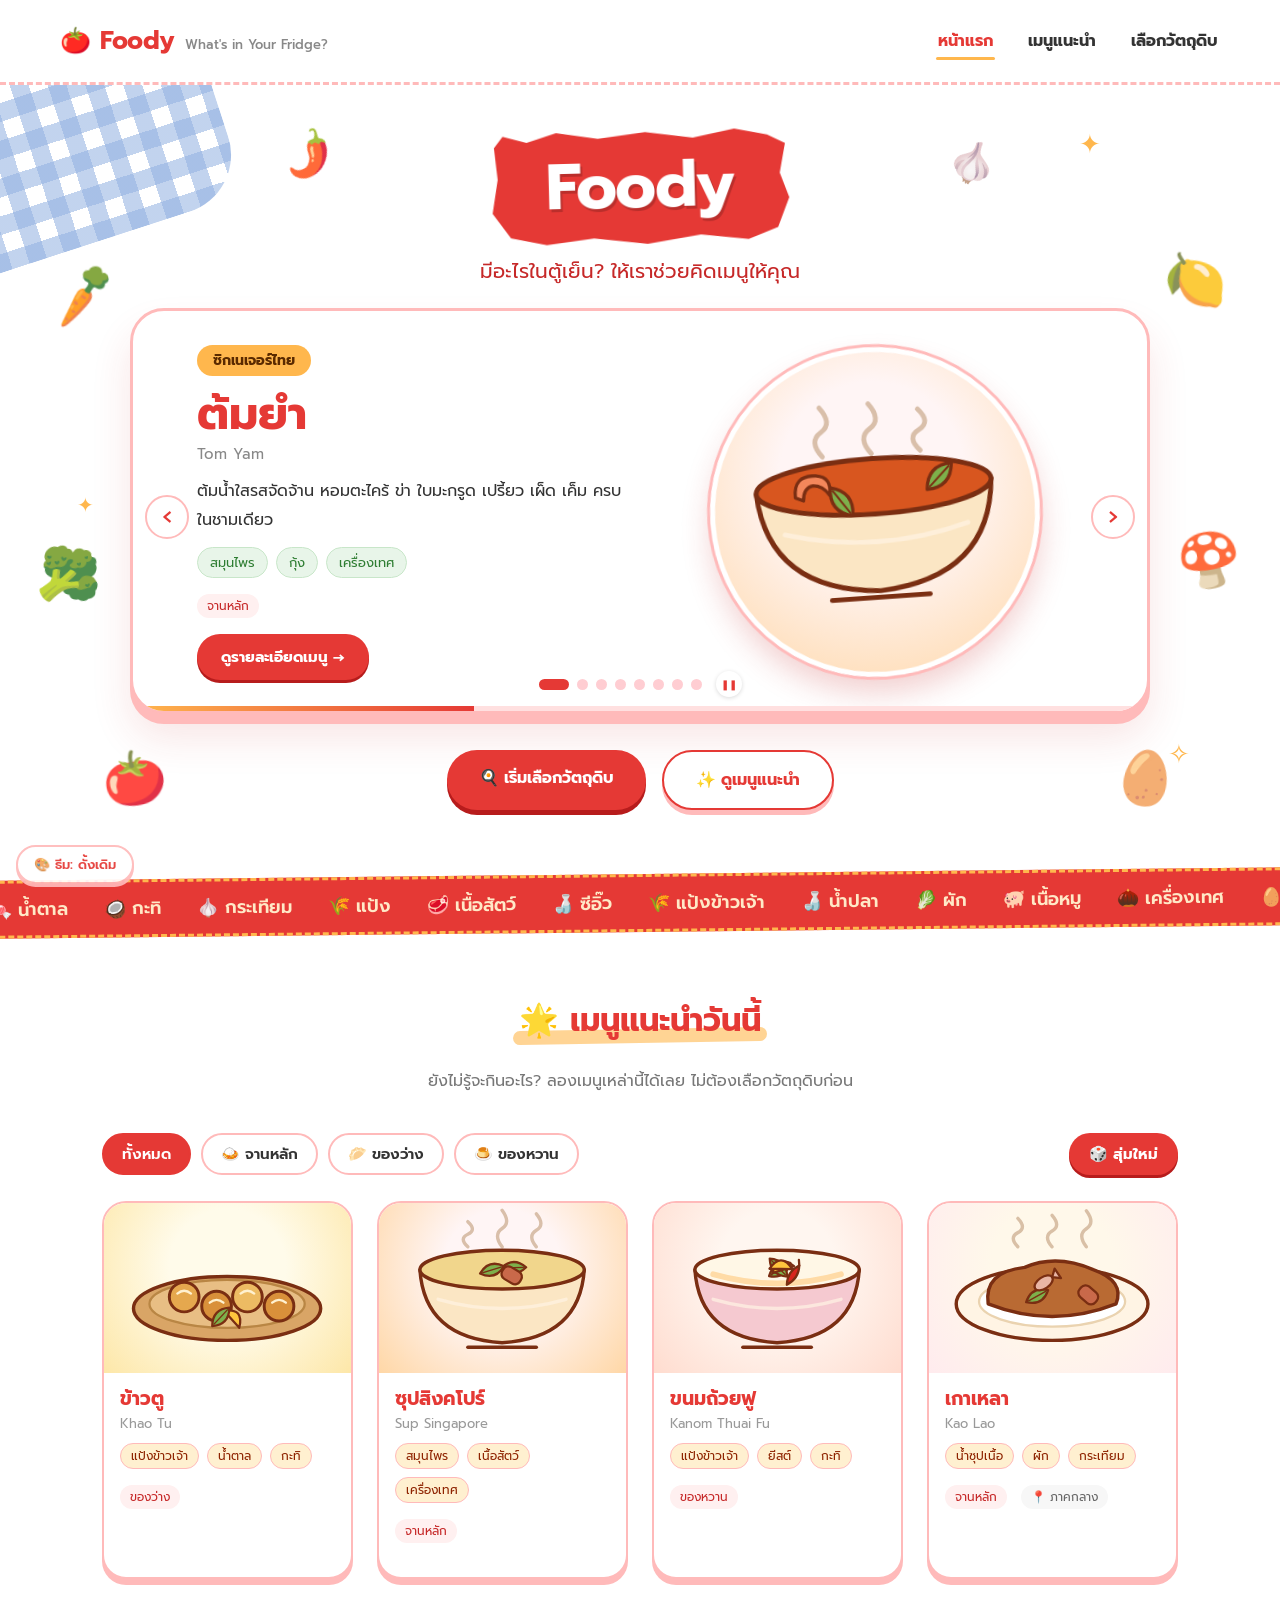
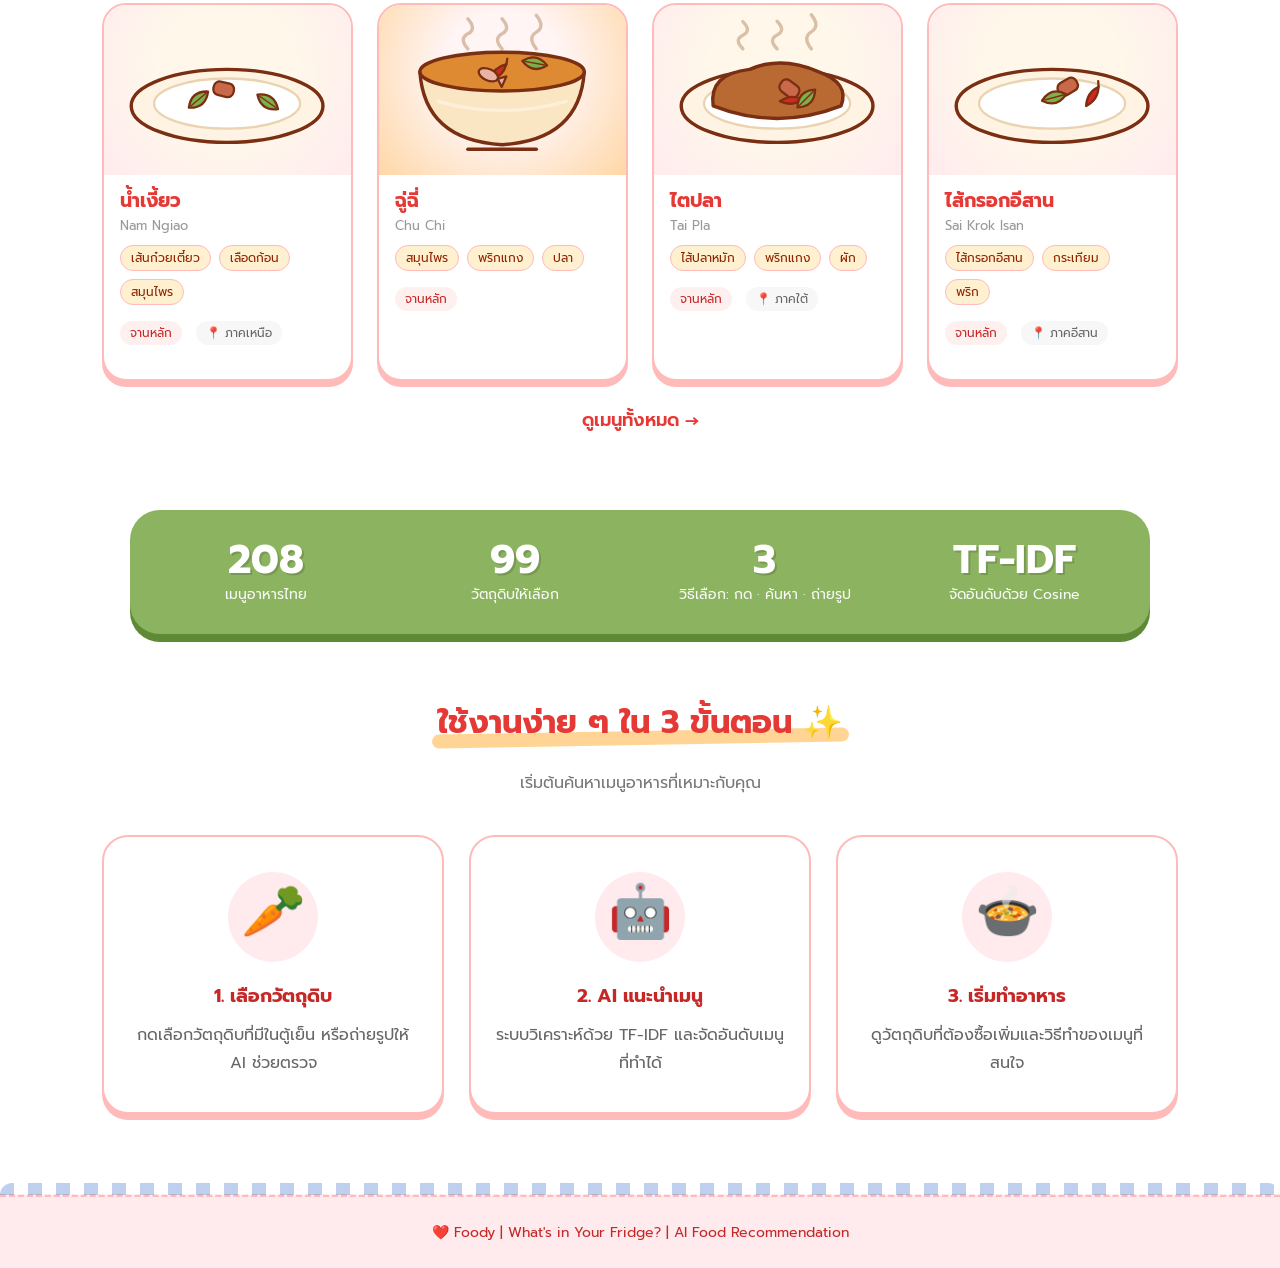
<file: index.html>
<!DOCTYPE html>
<html lang="th">
<head>
    <meta charset="UTF-8">
    <meta name="viewport" content="width=device-width, initial-scale=1.0">
    <title>Foody | What's in Your Fridge?</title>

    <link rel="preconnect" href="https://fonts.googleapis.com">
    <link rel="preconnect" href="https://fonts.gstatic.com" crossorigin>
    <link href="https://fonts.googleapis.com/css2?family=Mali:wght@500;600;700&family=Prompt:wght@400;500;600;700&display=swap" rel="stylesheet">
    <link rel="stylesheet" href="css/style.css" id="css-base-original">
    <link rel="stylesheet" href="css/foody-original.css" id="css-foody-original">
    <link rel="stylesheet" href="css/style-slide.css" id="css-base-slide" media="not all">
    <link rel="stylesheet" href="css/foody.css" id="css-foody-slide" media="not all">
    <script>
        // เลือกธีมก่อนแสดงผล (ค่าเริ่มต้น = สไตล์ดั้งเดิม, สลับได้ด้วยปุ่ม 🎨 มุมซ้ายล่าง)
        (function () {
            var theme = "original";
            try { theme = localStorage.getItem("foodyTheme") || "original"; } catch (e) {}
            var slide = theme === "slide";
            document.documentElement.setAttribute("data-theme", slide ? "slide" : "original");
            function set(id, on) { document.getElementById(id).media = on ? "all" : "not all"; }
            set("css-base-original", !slide); set("css-foody-original", !slide);
            set("css-base-slide", slide); set("css-foody-slide", slide);
        })();
    </script>
</head>
<body class="home-page">

    <!-- Header -->
    <header>
        <h1><a href="index.html" class="brand">🍅 Foody <small>What's in Your Fridge?</small></a></h1>

        <nav>
            <a href="index.html" class="active">หน้าแรก</a>
            <a href="menus.html">เมนูแนะนำ</a>
            <a href="ingredients.html">เลือกวัตถุดิบ</a>
        </nav>
    </header>

    <main>

        <!-- Hero: สไลด์เมนูเด่น -->
        <section class="hero-slider" aria-label="เมนูเด่น">
            <span class="sparkle s1">✦</span>
            <span class="sparkle s2">✦</span>
            <span class="sparkle s3">✧</span>

            <!-- อิโมจิวัตถุดิบลอยไปมา -->
            <div class="food-decoration fd-1" aria-hidden="true">🥕</div>
            <div class="food-decoration fd-2" aria-hidden="true">🥦</div>
            <div class="food-decoration fd-3" aria-hidden="true">🍅</div>
            <div class="food-decoration fd-4" aria-hidden="true">🍋</div>
            <div class="food-decoration fd-5" aria-hidden="true">🍄</div>
            <div class="food-decoration fd-6" aria-hidden="true">🥚</div>
            <div class="food-decoration fd-7" aria-hidden="true">🌶️</div>
            <div class="food-decoration fd-8" aria-hidden="true">🧄</div>

            <div class="slider-head">
                <span class="brush-title">Foody</span>
                <p class="slider-lead">มีอะไรในตู้เย็น? ให้เราช่วยคิดเมนูให้คุณ</p>
            </div>

            <div class="slider" id="slider">
                <div class="slides" id="slides"></div>

                <button type="button" class="slider-arrow prev" id="prevBtn" aria-label="เมนูก่อนหน้า">‹</button>
                <button type="button" class="slider-arrow next" id="nextBtn" aria-label="เมนูถัดไป">›</button>

                <div class="slider-footer">
                    <div class="slider-dots" id="dots"></div>
                    <button type="button" class="slider-pause" id="pauseBtn" aria-label="หยุดเลื่อนอัตโนมัติ">❚❚</button>
                </div>
                <div class="slider-progress"><span id="progressBar"></span></div>
            </div>

            <div class="hero-cta">
                <a href="ingredients.html" class="btn">🍳 เริ่มเลือกวัตถุดิบ</a>
                <a href="#picks" class="btn btn-ghost">✨ ดูเมนูแนะนำ</a>
            </div>
        </section>

        <!-- ตัววิ่งวัตถุดิบ -->
        <div class="ticker" aria-hidden="true">
            <div class="ticker-track" id="tickerTrack"></div>
        </div>

        <!-- เมนูแนะนำ (ไม่ต้องเลือกวัตถุดิบ) -->
        <section class="picks" id="picks">
            <div class="section-title">
                <h2>🌟 เมนูแนะนำวันนี้</h2>
                <p>ยังไม่รู้จะกินอะไร? ลองเมนูเหล่านี้ได้เลย ไม่ต้องเลือกวัตถุดิบก่อน</p>
            </div>

            <div class="pick-controls">
                <div class="tabs" id="pickTabs" role="tablist">
                    <button type="button" class="tab active" data-course="all">ทั้งหมด</button>
                    <button type="button" class="tab" data-course="main dish">🍛 จานหลัก</button>
                    <button type="button" class="tab" data-course="snack">🥟 ของว่าง</button>
                    <button type="button" class="tab" data-course="dessert">🍮 ของหวาน</button>
                </div>
                <button type="button" class="btn btn-small shuffle-btn" id="shuffleBtn">🎲 สุ่มใหม่</button>
            </div>

            <div class="pick-grid" id="pickGrid"></div>

            <p class="more-link"><a href="menus.html">ดูเมนูทั้งหมด →</a></p>
        </section>

        <!-- สถิติ -->
        <section class="stats-band">
            <div class="stat"><b data-count="__RECIPES__">0</b><span>เมนูอาหารไทย</span></div>
            <div class="stat"><b data-count="__INGREDIENTS__">0</b><span>วัตถุดิบให้เลือก</span></div>
            <div class="stat"><b data-count="3">0</b><span>วิธีเลือก: กด · ค้นหา · ถ่ายรูป</span></div>
            <div class="stat"><b>TF-IDF</b><span>จัดอันดับด้วย Cosine</span></div>
        </section>

        <!-- How It Works -->
        <section class="how-it-works">

            <div class="section-title">
                <h2>ใช้งานง่าย ๆ ใน 3 ขั้นตอน ✨</h2>
                <p>เริ่มต้นค้นหาเมนูอาหารที่เหมาะกับคุณ</p>
            </div>

            <div class="steps">

                <div class="step-card">
                    <div class="step-icon">🥕</div>
                    <h3>1. เลือกวัตถุดิบ</h3>
                    <p>กดเลือกวัตถุดิบที่มีในตู้เย็น หรือถ่ายรูปให้ AI ช่วยตรวจ</p>
                </div>

                <div class="step-card">
                    <div class="step-icon">🤖</div>
                    <h3>2. AI แนะนำเมนู</h3>
                    <p>ระบบวิเคราะห์ด้วย TF-IDF และจัดอันดับเมนูที่ทำได้</p>
                </div>

                <div class="step-card">
                    <div class="step-icon">🍲</div>
                    <h3>3. เริ่มทำอาหาร</h3>
                    <p>ดูวัตถุดิบที่ต้องซื้อเพิ่มและวิธีทำของเมนูที่สนใจ</p>
                </div>

            </div>

        </section>

    </main>

    <footer>
        <p>❤️ Foody | What's in Your Fridge? | AI Food Recommendation</p>
    </footer>

    <script src="js/recipes-data.js"></script>
    <script src="js/ingredients-data.js"></script>
    <script src="js/food-art.js"></script>
    <script src="js/home.js"></script>
    <script src="js/script.js"></script>

    <script src="js/theme.js"></script>
</body>
</html>
</file>
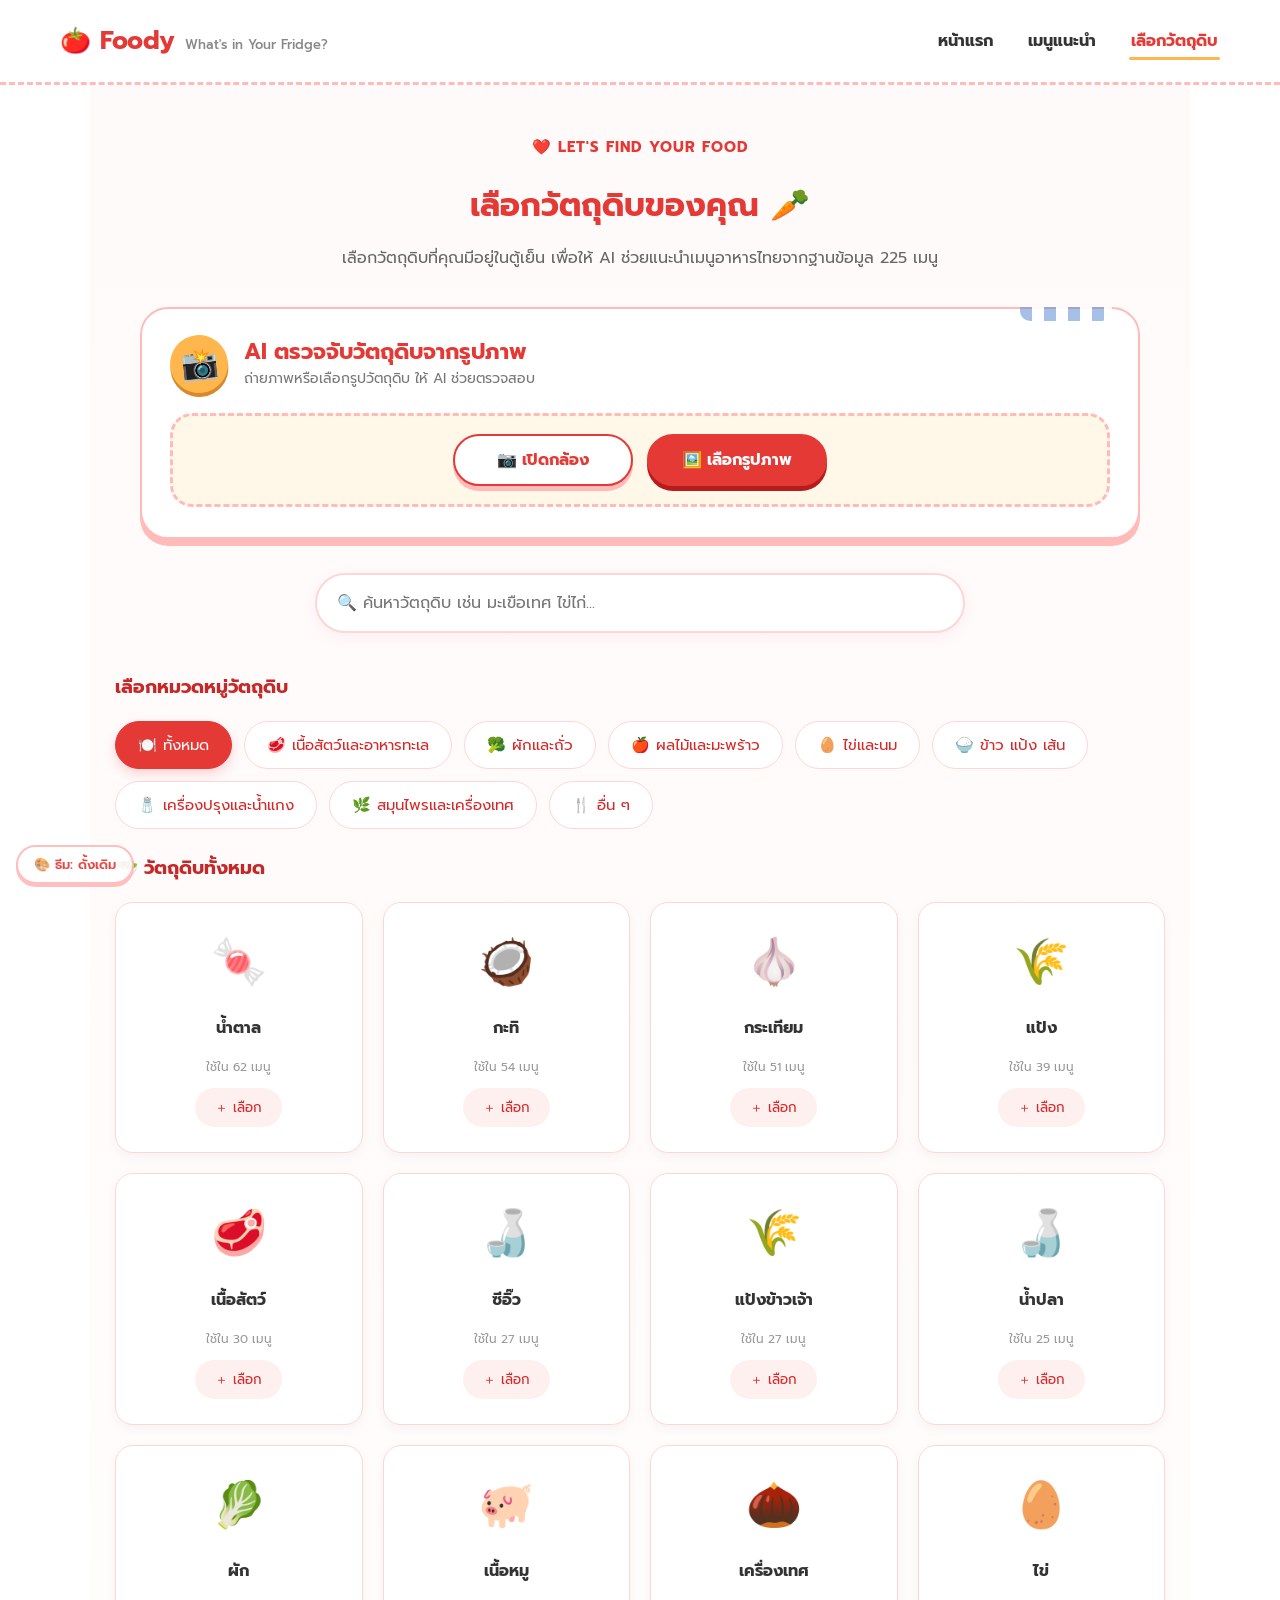
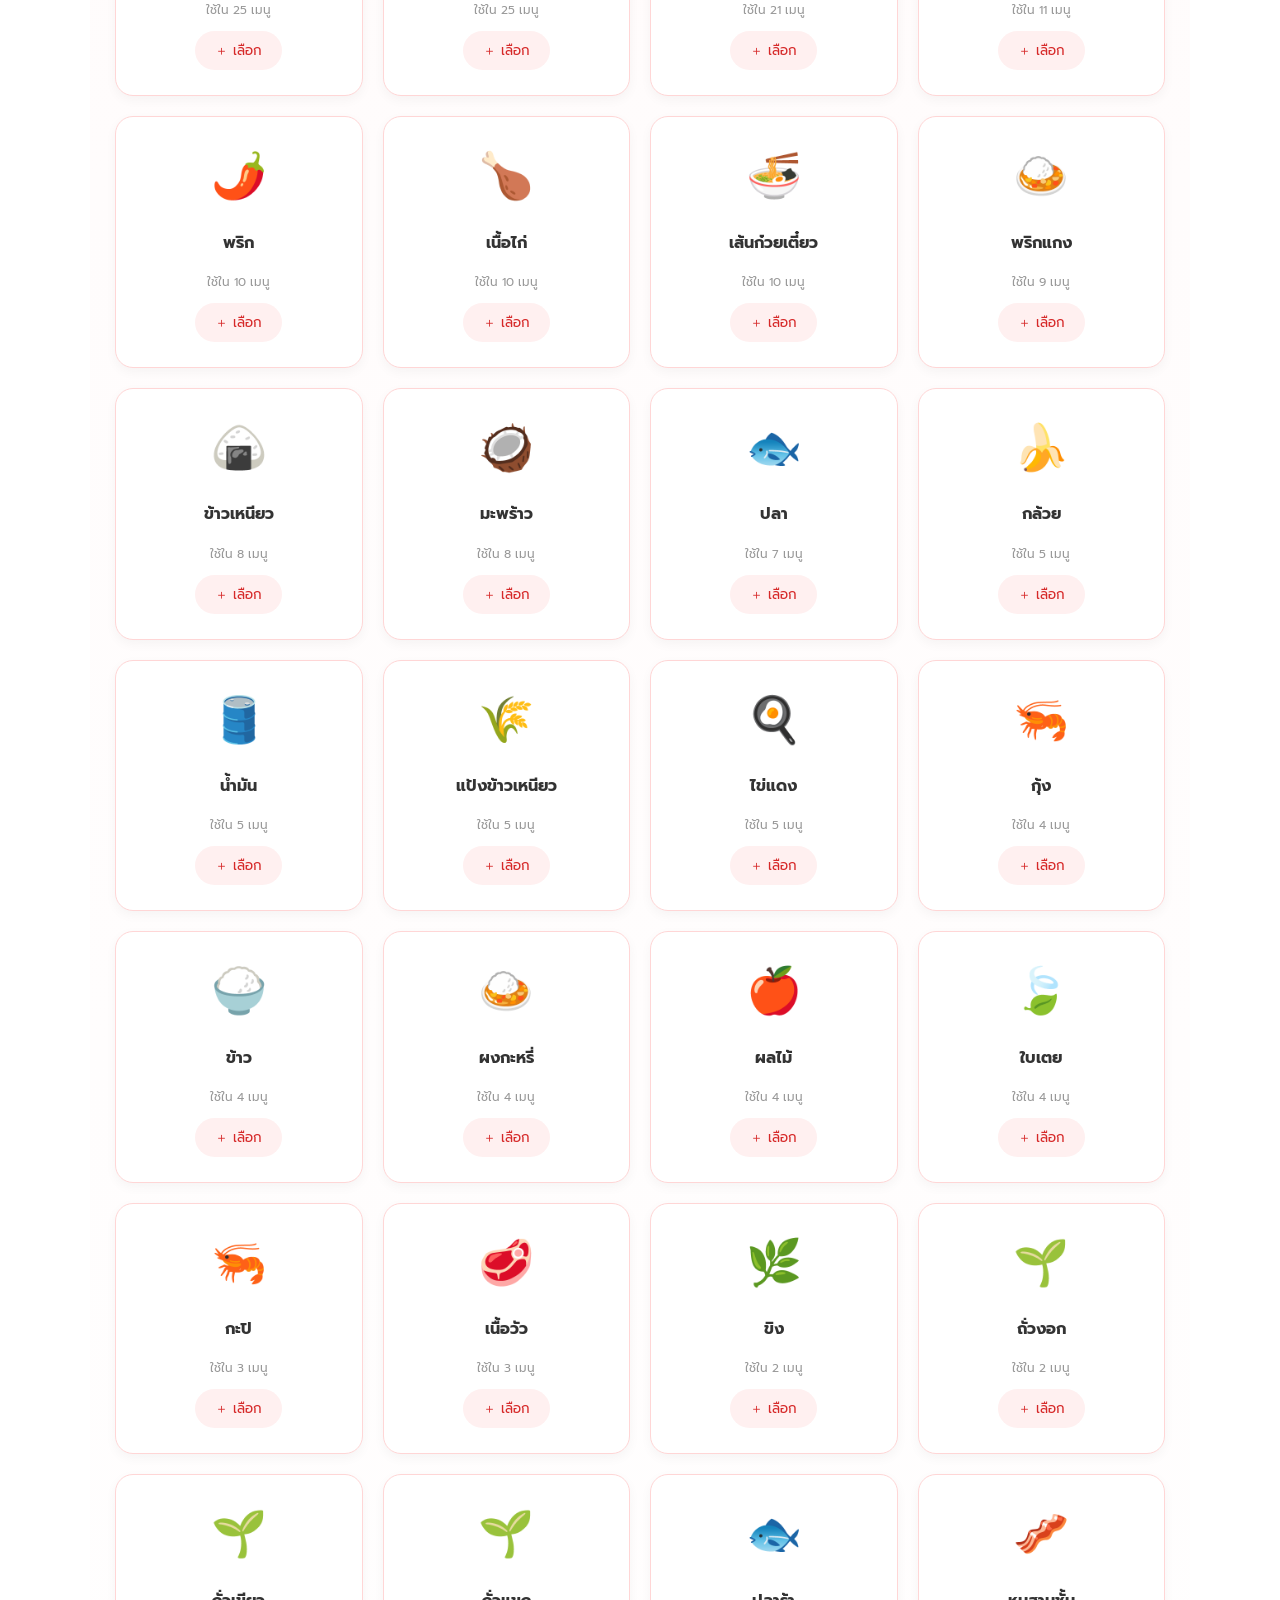
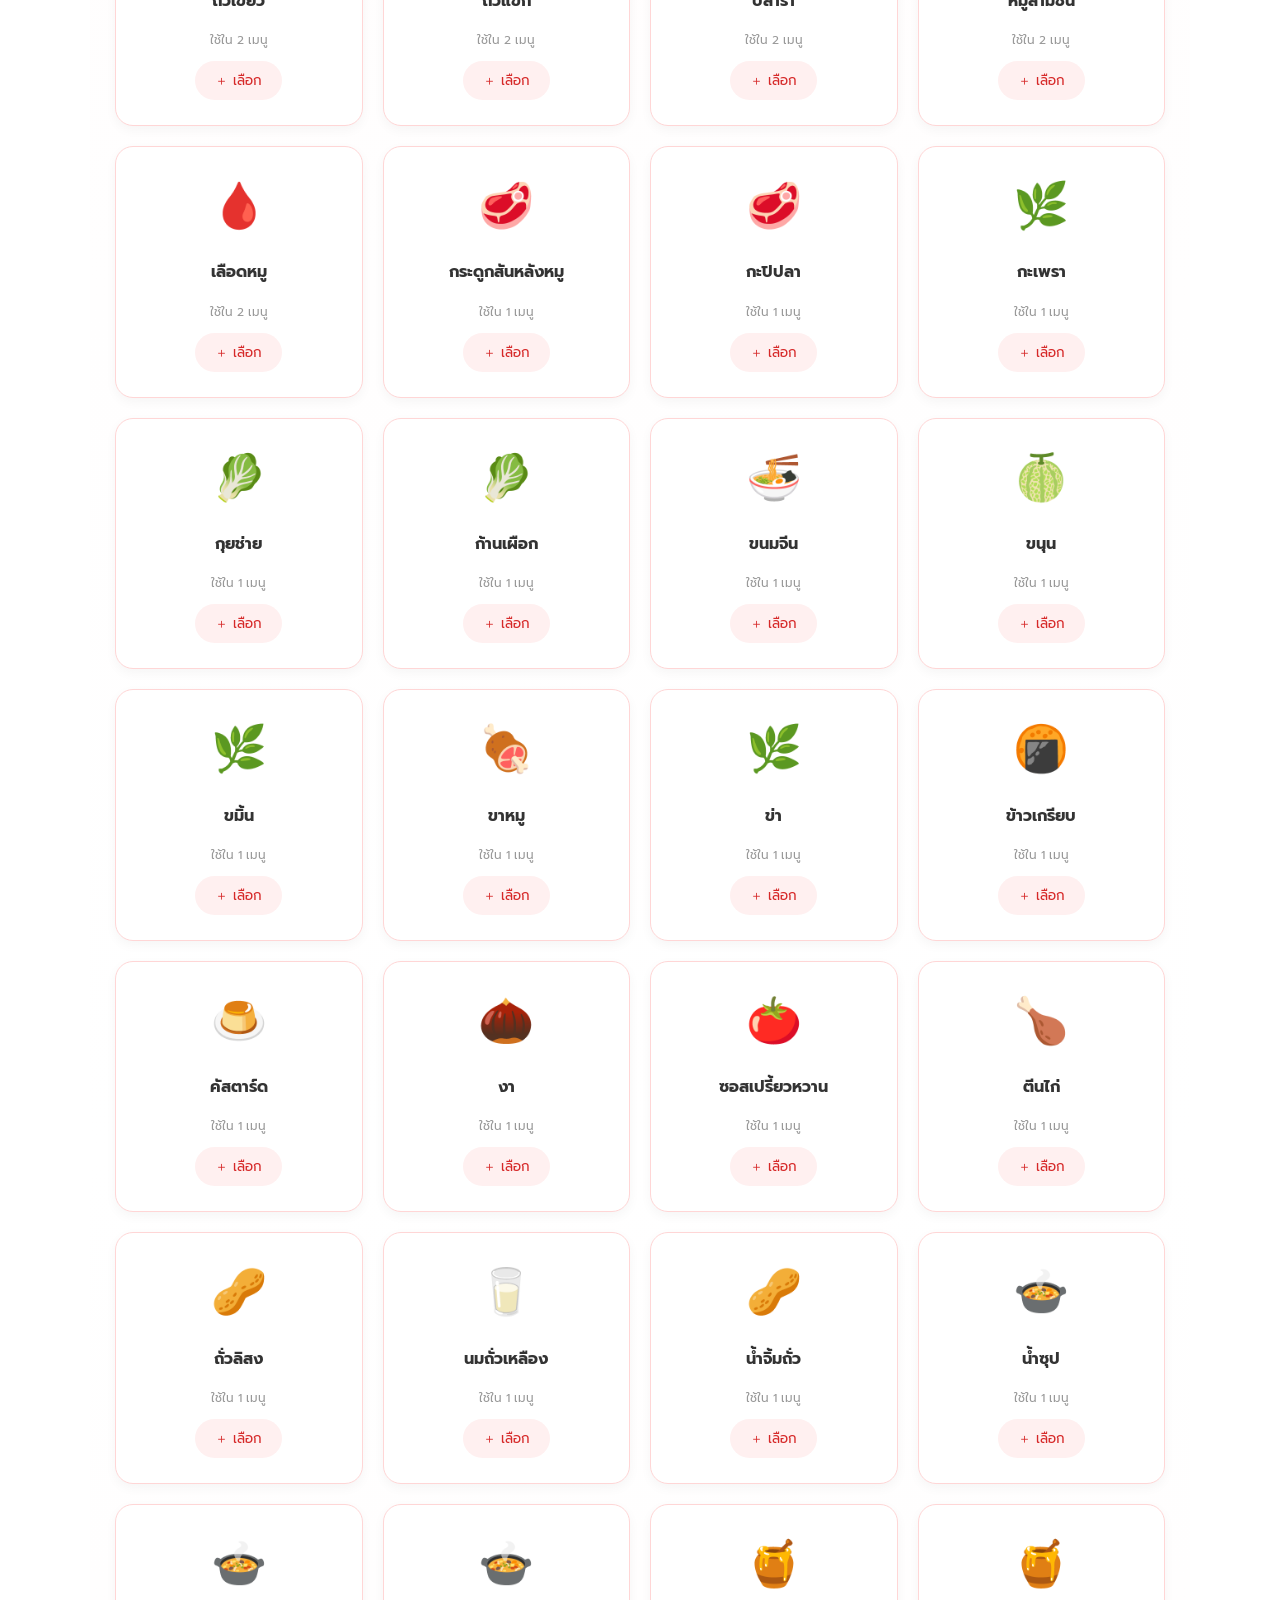
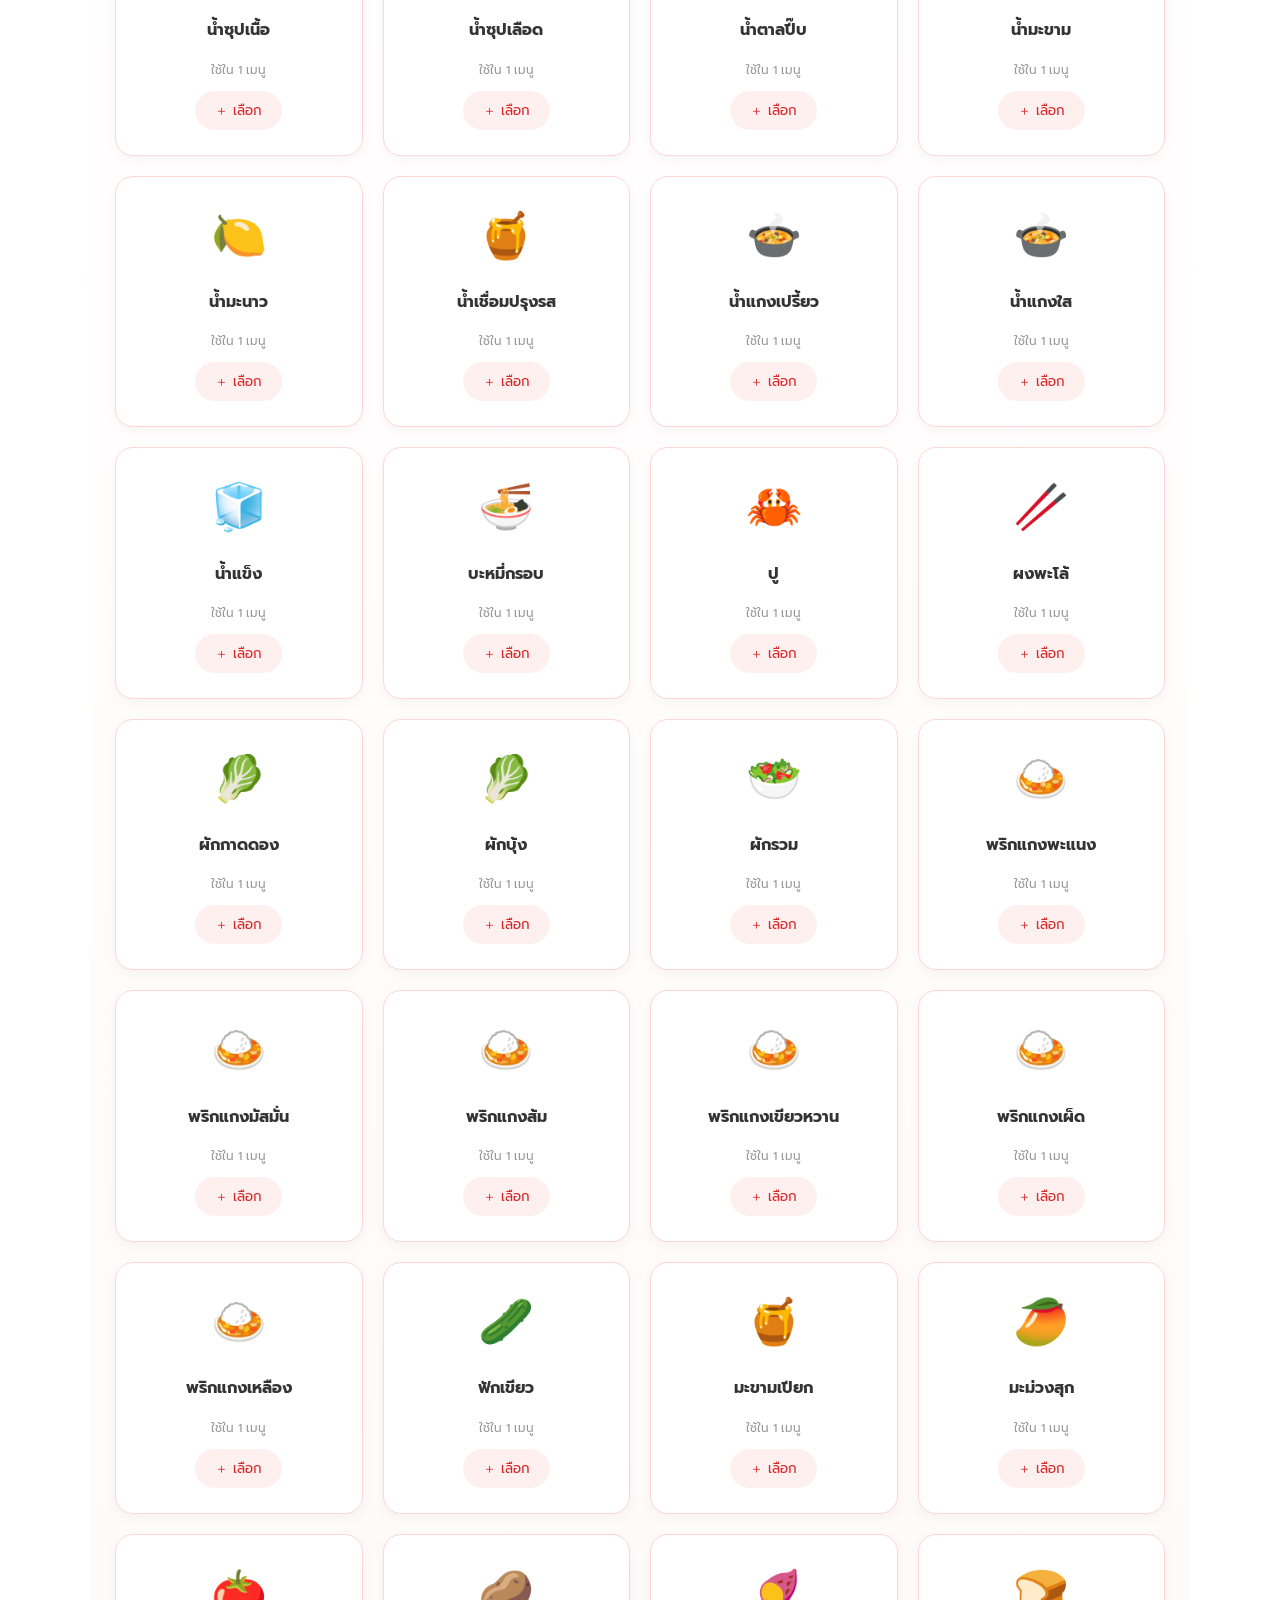
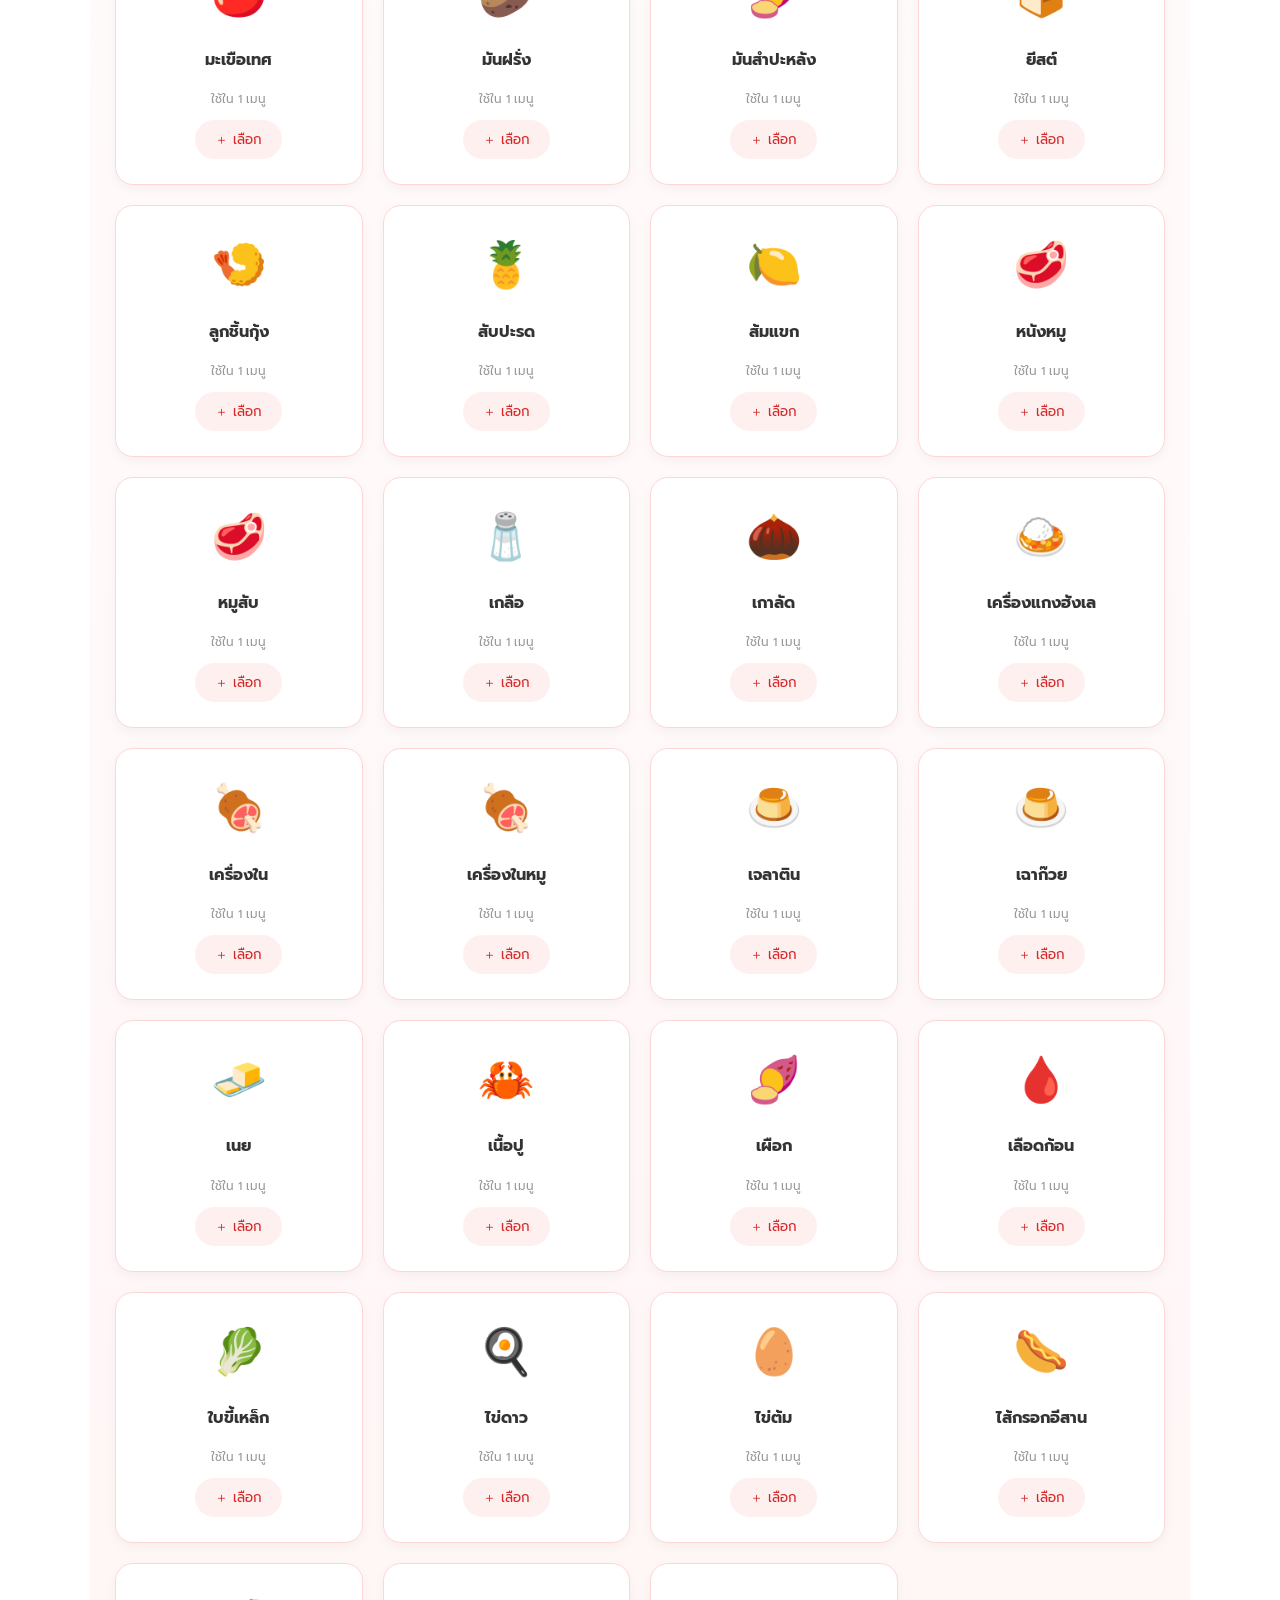
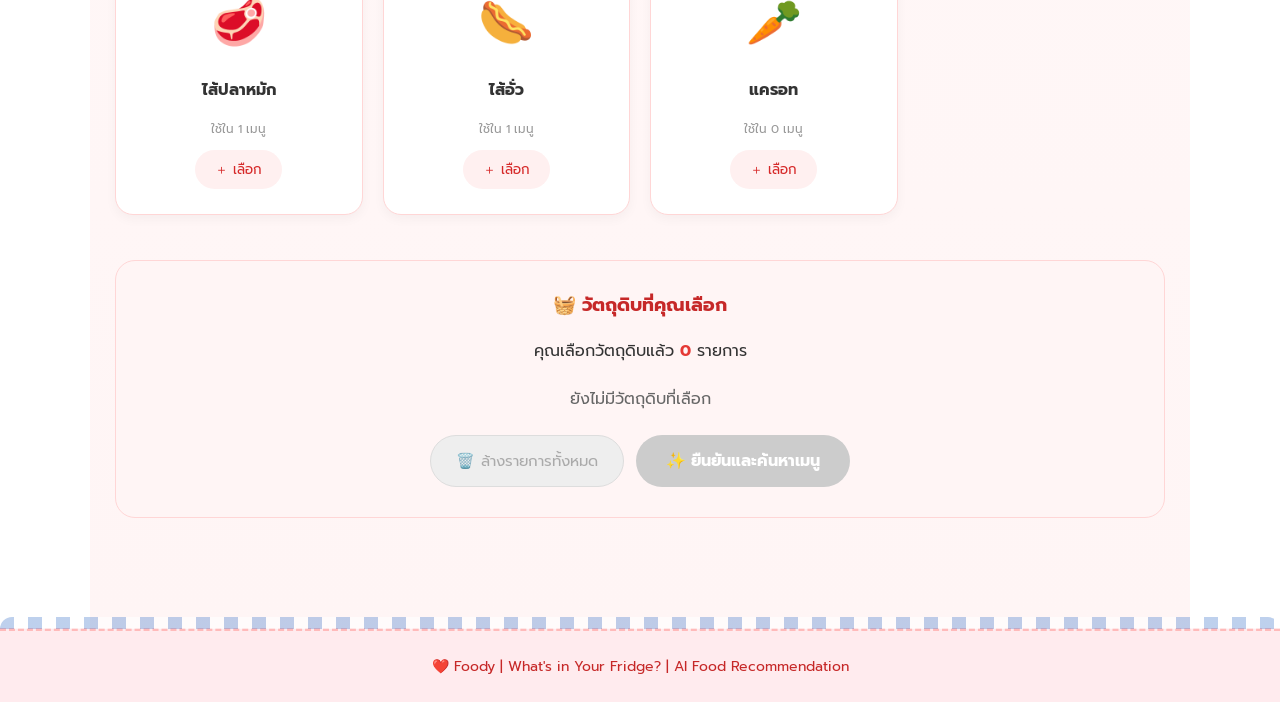
<file: ingredients.html>
<!DOCTYPE html>
<html lang="th">
<head>
    <meta charset="UTF-8">
    <meta name="viewport" content="width=device-width, initial-scale=1.0">

    <title>เลือกวัตถุดิบ | Foody</title>

    <link rel="preconnect" href="https://fonts.googleapis.com">
    <link rel="preconnect" href="https://fonts.gstatic.com" crossorigin>
    <link href="https://fonts.googleapis.com/css2?family=Mali:wght@500;600;700&family=Prompt:wght@400;500;600;700&display=swap" rel="stylesheet">

    <!-- เชื่อมต่อ css -->
        <!-- ฟอนต์ไทย -->
    <link rel="preconnect" href="https://fonts.googleapis.com">
    <link rel="preconnect" href="https://fonts.gstatic.com" crossorigin>
    <link href="https://fonts.googleapis.com/css2?family=Mali:wght@500;600;700&family=Prompt:wght@400;500;600;700&display=swap" rel="stylesheet">

    <link rel="stylesheet" href="css/style.css" id="css-base-original">
    <link rel="stylesheet" href="css/foody-original.css" id="css-foody-original">
    <link rel="stylesheet" href="css/style-slide.css" id="css-base-slide" media="not all">
    <link rel="stylesheet" href="css/foody.css" id="css-foody-slide" media="not all">
    <script>
        // เลือกธีมก่อนแสดงผล (ค่าเริ่มต้น = สไตล์ดั้งเดิม, สลับได้ด้วยปุ่ม 🎨 มุมซ้ายล่าง)
        (function () {
            var theme = "original";
            try { theme = localStorage.getItem("foodyTheme") || "original"; } catch (e) {}
            var slide = theme === "slide";
            document.documentElement.setAttribute("data-theme", slide ? "slide" : "original");
            function set(id, on) { document.getElementById(id).media = on ? "all" : "not all"; }
            set("css-base-original", !slide); set("css-foody-original", !slide);
            set("css-base-slide", slide); set("css-foody-slide", slide);
        })();
    </script>
</head>

<body>

    <!-- Header -->
    <header>
        <h1><a href="index.html" class="brand">🍅 Foody <small>What's in Your Fridge?</small></a></h1>

        <nav>
            <a href="index.html">หน้าแรก</a>
            <a href="menus.html">เมนูแนะนำ</a>
            <a href="ingredients.html" class="active">เลือกวัตถุดิบ</a>
        </nav>
    </header>


    <!-- Main Content -->
    <main class="ingredients-page">

        <!-- Page Introduction -->
        <section class="ingredients-intro">

            <p class="subtitle">❤️ LET'S FIND YOUR FOOD</p>

            <h2>เลือกวัตถุดิบของคุณ 🥕</h2>

            <p>
                เลือกวัตถุดิบที่คุณมีอยู่ในตู้เย็น
                เพื่อให้ AI ช่วยแนะนำเมนูอาหารไทยจากฐานข้อมูล 225 เมนู
            </p>

        </section>



        <!-- AI Food Image Recognition -->
        <section class="ai-scanner-section">
            <div class="ai-scanner-header">
                <span class="ai-scanner-icon">📸</span>
                <div>
                    <h3>AI ตรวจจับวัตถุดิบจากรูปภาพ</h3>
                    <p>ถ่ายภาพหรือเลือกรูปวัตถุดิบ ให้ AI ช่วยตรวจสอบ</p>
                </div>
            </div>

            <div class="ai-scanner-actions">
                <button type="button" id="openCameraBtn" class="scanner-btn">
                    📷 เปิดกล้อง
                </button>

                <label for="imageUpload" class="scanner-btn upload-btn">
                    🖼️ เลือกรูปภาพ
                </label>

                <input
                    type="file"
                    id="imageUpload"
                    accept="image/jpeg,image/png,image/webp"
                    capture="environment"
                    hidden
                >
            </div>

            <div id="cameraArea" class="camera-area" hidden>
                <video id="cameraPreview" autoplay playsinline></video>

                <div class="camera-actions">
                    <button type="button" id="capturePhotoBtn" class="scanner-btn">
                        📸 ถ่ายภาพ
                    </button>
                    <button type="button" id="closeCameraBtn" class="scanner-btn close-camera-btn">
                        ✕ ปิดกล้อง
                    </button>
                </div>

                <canvas id="cameraCanvas" hidden></canvas>
            </div>

            <div id="imagePreviewArea" class="image-preview-area" hidden>
                <img id="imagePreview" alt="รูปภาพวัตถุดิบที่เลือก">

                <button type="button" id="recognizeImageBtn" class="btn recognize-btn">
                    ✨ ให้ AI วิเคราะห์รูปภาพ
                </button>
            </div>

            <div id="recognitionLoading" class="recognition-loading" hidden>
                <span class="loading-spinner"></span>
                <p>AI กำลังวิเคราะห์วัตถุดิบ กรุณารอสักครู่...</p>
            </div>

            <div id="recognitionError" class="recognition-error" hidden></div>

            <div id="recognitionResults" class="recognition-results" hidden>
                <h4>🔍 ผลการตรวจจับวัตถุดิบ</h4>
                <p class="recognition-hint">
                    คะแนนความมั่นใจเป็นค่าจากโมเดล AI ไม่ใช่การยืนยันว่าพบวัตถุดิบแน่นอน
                </p>
                <div id="recognitionList"></div>
            </div>
        </section>


        <!-- Search -->
        <section class="ingredient-search">

            <input
                type="text"
                id="searchInput"
                placeholder="🔍 ค้นหาวัตถุดิบ เช่น มะเขือเทศ ไข่ไก่..."
            >

        </section>


        <!-- Category -->
        <section class="ingredient-category">

            <h3>เลือกหมวดหมู่วัตถุดิบ</h3>

            <div class="category-buttons" id="categoryButtons">
                <!-- ปุ่มหมวดหมู่ถูกสร้างจาก js/ingredients-data.js -->
            </div>

        </section>


        <!-- Ingredient List -->
        <section class="ingredient-list">

            <h3>🥗 วัตถุดิบทั้งหมด</h3>

            <div class="ingredient-grid" id="ingredientGrid">
                <!-- การ์ดวัตถุดิบถูกสร้างจาก js/ingredients-data.js -->
            </div>

            <p id="noResult" style="display: none;">
                ไม่พบวัตถุดิบที่ค้นหา 🥺
            </p>

        </section>

        <!-- Selected Ingredients -->
        <section class="selected-section">

            <h3>🧺 วัตถุดิบที่คุณเลือก</h3>

            <p>
                คุณเลือกวัตถุดิบแล้ว
                <span id="selectedCount">0</span> รายการ
            </p>

            <div id="selectedList">
                ยังไม่มีวัตถุดิบที่เลือก
            </div>

            <!-- ปุ่มจัดการรายการ -->
            <div class="selected-actions">

                <button id="clearBtn" class="clear-btn" disabled>
                    🗑️ ล้างรายการทั้งหมด
                </button>

                <button id="confirmBtn" class="btn" disabled>
                    ✨ ยืนยันและค้นหาเมนู
                </button>

            </div>

        </section>

    </main>


    <!-- Footer -->
    <footer>
        <p>❤️ Foody | What's in Your Fridge? | AI Food Recommendation</p>
    </footer>

    <!-- แถบสรุปติดขอบล่าง -->
    <div class="sticky-bar" id="stickyBar" hidden>
        <span>🧺 เลือกแล้ว <b id="stickyCount">0</b> รายการ</span>
        <button id="stickyConfirm" class="btn" type="button">ค้นหาเมนู →</button>
    </div>

    <!-- JavaScript -->
    <script src="js/ingredients-data.js"></script>
    <script src="js/ingredients.js"></script>

    <script src="js/theme.js"></script>
</body>
</html>
</file>
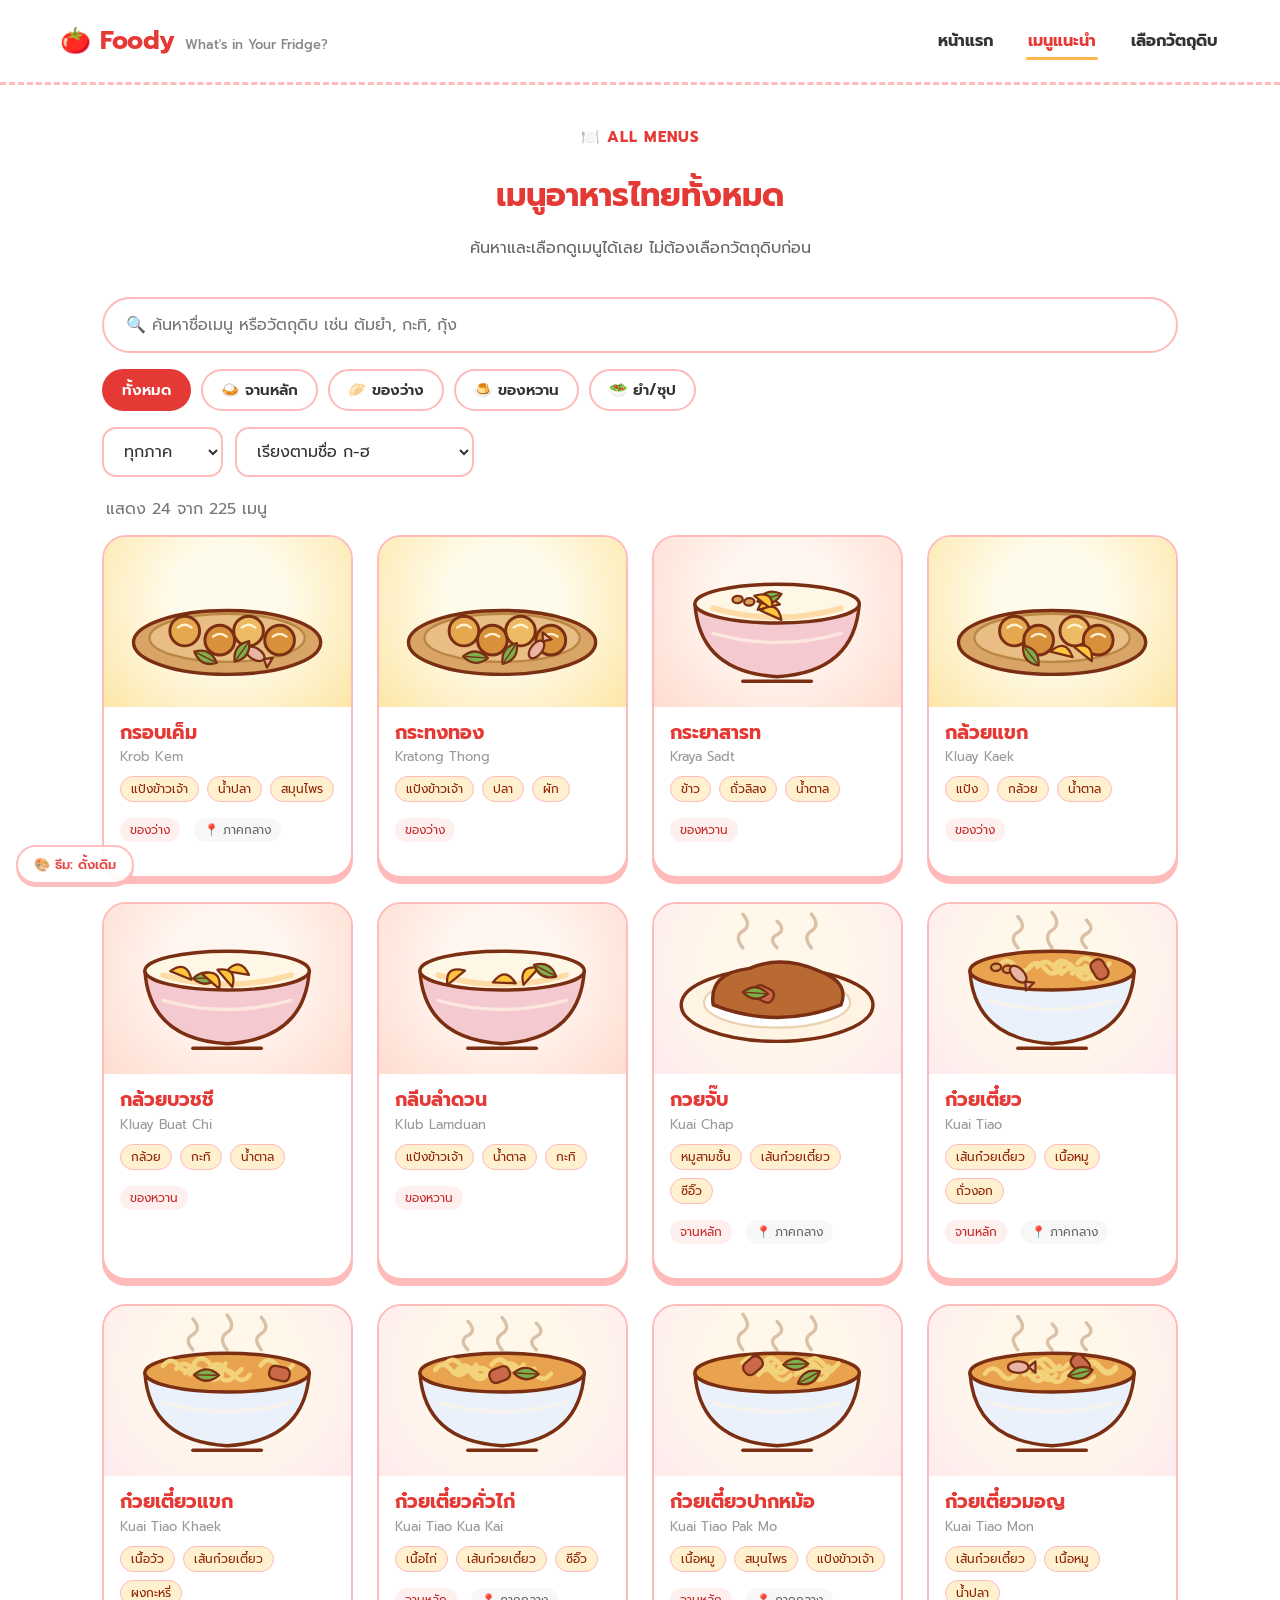
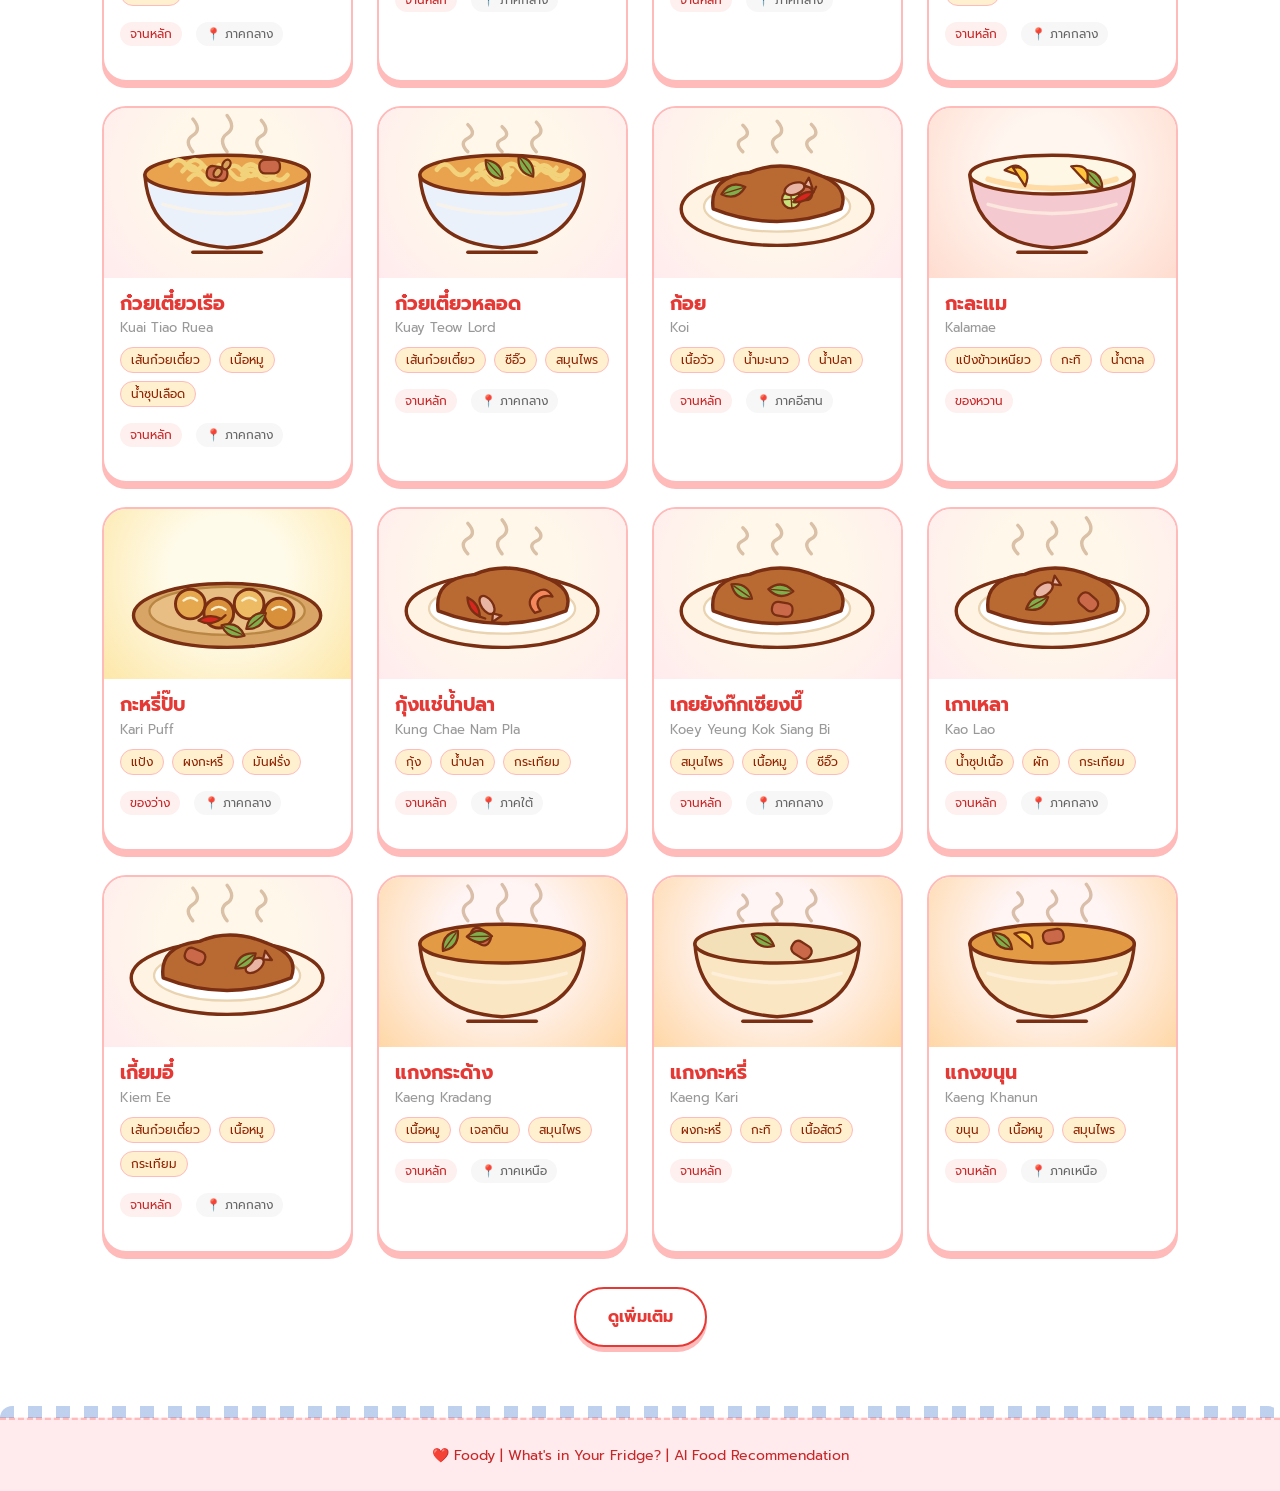
<file: menus.html>
<!DOCTYPE html>
<html lang="th">
<head>
    <meta charset="UTF-8">
    <meta name="viewport" content="width=device-width, initial-scale=1.0">
    <title>เมนูแนะนำ | Foody</title>

    <link rel="preconnect" href="https://fonts.googleapis.com">
    <link rel="preconnect" href="https://fonts.gstatic.com" crossorigin>
    <link href="https://fonts.googleapis.com/css2?family=Mali:wght@500;600;700&family=Prompt:wght@400;500;600;700&display=swap" rel="stylesheet">
    <link rel="stylesheet" href="css/style.css" id="css-base-original">
    <link rel="stylesheet" href="css/foody-original.css" id="css-foody-original">
    <link rel="stylesheet" href="css/style-slide.css" id="css-base-slide" media="not all">
    <link rel="stylesheet" href="css/foody.css" id="css-foody-slide" media="not all">
    <script>
        // เลือกธีมก่อนแสดงผล (ค่าเริ่มต้น = สไตล์ดั้งเดิม, สลับได้ด้วยปุ่ม 🎨 มุมซ้ายล่าง)
        (function () {
            var theme = "original";
            try { theme = localStorage.getItem("foodyTheme") || "original"; } catch (e) {}
            var slide = theme === "slide";
            document.documentElement.setAttribute("data-theme", slide ? "slide" : "original");
            function set(id, on) { document.getElementById(id).media = on ? "all" : "not all"; }
            set("css-base-original", !slide); set("css-foody-original", !slide);
            set("css-base-slide", slide); set("css-foody-slide", slide);
        })();
    </script>
</head>
<body>

    <header>
        <h1><a href="index.html" class="brand">🍅 Foody <small>What's in Your Fridge?</small></a></h1>

        <nav>
            <a href="index.html">หน้าแรก</a>
            <a href="menus.html" class="active">เมนูแนะนำ</a>
            <a href="ingredients.html">เลือกวัตถุดิบ</a>
        </nav>
    </header>

    <main class="menus-page">

        <section class="ingredients-intro">
            <p class="subtitle">🍽️ ALL MENUS</p>
            <h2>เมนูอาหารไทยทั้งหมด</h2>
            <p>ค้นหาและเลือกดูเมนูได้เลย ไม่ต้องเลือกวัตถุดิบก่อน</p>
        </section>

        <section class="menu-filters">
            <input type="search" id="menuSearch" class="menu-search"
                   placeholder="🔍 ค้นหาชื่อเมนู หรือวัตถุดิบ เช่น ต้มยำ, กะทิ, กุ้ง"
                   aria-label="ค้นหาเมนู">

            <div class="tabs" id="menuTabs">
                <button type="button" class="tab active" data-course="all">ทั้งหมด</button>
                <button type="button" class="tab" data-course="main dish">🍛 จานหลัก</button>
                <button type="button" class="tab" data-course="snack">🥟 ของว่าง</button>
                <button type="button" class="tab" data-course="dessert">🍮 ของหวาน</button>
                <button type="button" class="tab" data-course="other">🥗 ยำ/ซุป</button>
            </div>

            <div class="menu-selects">
                <select id="menuRegion" aria-label="กรองตามภาค">
                    <option value="all">ทุกภาค</option>
                    <option value="Central">ภาคกลาง</option>
                    <option value="North">ภาคเหนือ</option>
                    <option value="Northeast">ภาคอีสาน</option>
                    <option value="South">ภาคใต้</option>
                </select>
                <select id="menuSort" aria-label="เรียงลำดับ">
                    <option value="name">เรียงตามชื่อ ก-ฮ</option>
                    <option value="shuffle">สุ่มเรียง</option>
                    <option value="ing">วัตถุดิบน้อยไปมาก (ทำง่าย)</option>
                </select>
            </div>
        </section>

        <p class="result-count" id="menuCount"></p>
        <div class="pick-grid" id="menuGrid"></div>
        <div class="load-more-wrap"><button type="button" id="menuMore" class="btn btn-ghost" hidden>ดูเพิ่มเติม</button></div>

    </main>

    <footer>
        <p>❤️ Foody | What's in Your Fridge? | AI Food Recommendation</p>
    </footer>

    <script src="js/recipes-data.js"></script>
    <script src="js/food-art.js"></script>
    <script src="js/menus.js"></script>
    <script src="js/theme.js"></script>
</body>
</html>
</file>
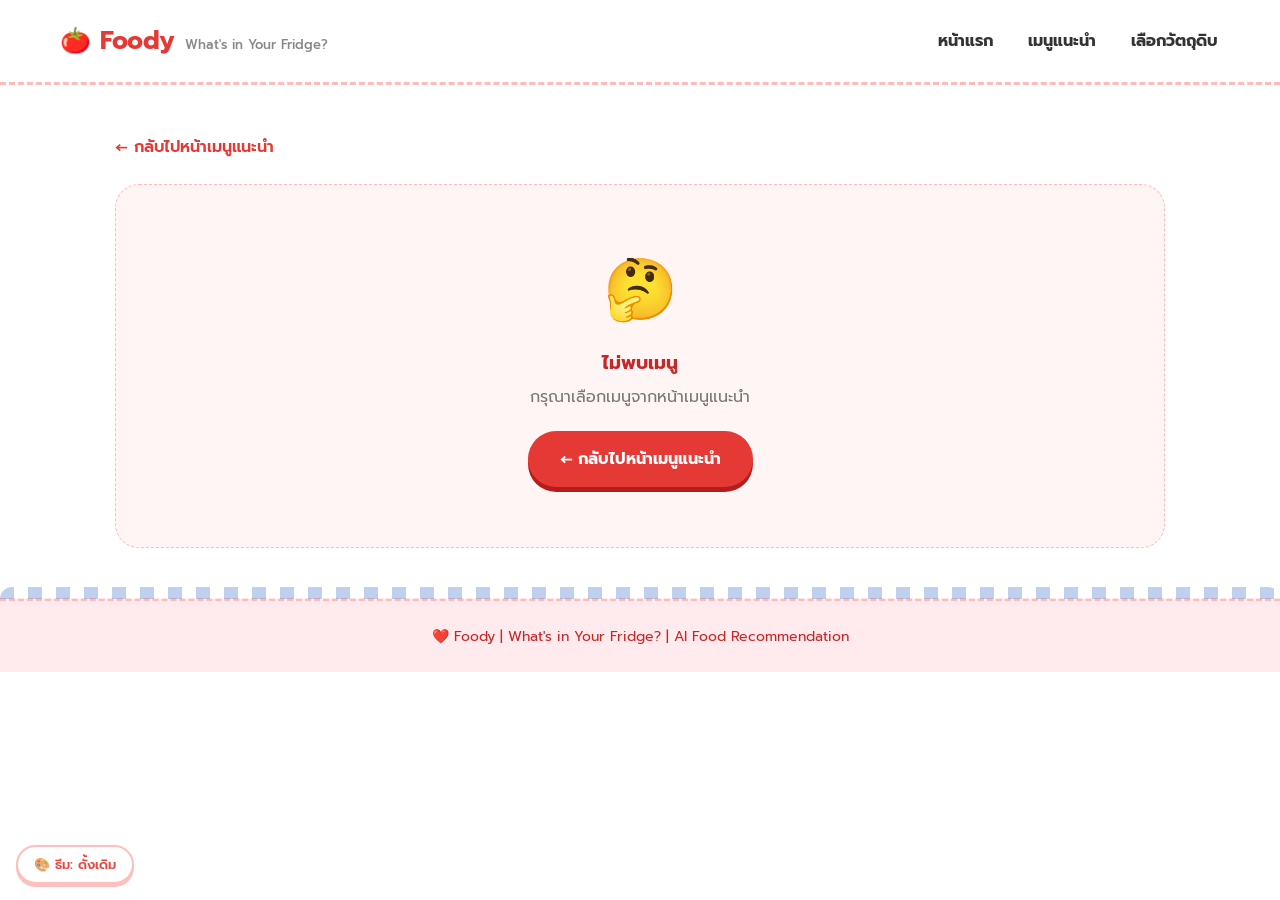
<file: recipe-detail.html>
<!DOCTYPE html>
<html lang="th">
<head>
    <meta charset="UTF-8">
    <meta name="viewport" content="width=device-width, initial-scale=1.0">
    <title>รายละเอียดเมนู | Foody</title>

    <link rel="preconnect" href="https://fonts.googleapis.com">
    <link rel="preconnect" href="https://fonts.gstatic.com" crossorigin>
    <link href="https://fonts.googleapis.com/css2?family=Mali:wght@500;600;700&family=Prompt:wght@400;500;600;700&display=swap" rel="stylesheet">
    <link rel="stylesheet" href="css/style.css" id="css-base-original">
    <link rel="stylesheet" href="css/foody-original.css" id="css-foody-original">
    <link rel="stylesheet" href="css/style-slide.css" id="css-base-slide" media="not all">
    <link rel="stylesheet" href="css/foody.css" id="css-foody-slide" media="not all">
    <script>
        // เลือกธีมก่อนแสดงผล (ค่าเริ่มต้น = สไตล์ดั้งเดิม, สลับได้ด้วยปุ่ม 🎨 มุมซ้ายล่าง)
        (function () {
            var theme = "original";
            try { theme = localStorage.getItem("foodyTheme") || "original"; } catch (e) {}
            var slide = theme === "slide";
            document.documentElement.setAttribute("data-theme", slide ? "slide" : "original");
            function set(id, on) { document.getElementById(id).media = on ? "all" : "not all"; }
            set("css-base-original", !slide); set("css-foody-original", !slide);
            set("css-base-slide", slide); set("css-foody-slide", slide);
        })();
    </script>
</head>

<body>

    <!-- Header -->
    <header>
        <h1><a href="index.html" class="brand">🍅 Foody <small>What's in Your Fridge?</small></a></h1>

        <nav>
            <a href="index.html">หน้าแรก</a>
            <a href="menus.html">เมนูแนะนำ</a>
            <a href="ingredients.html">เลือกวัตถุดิบ</a>
        </nav>
    </header>

    <main class="detail-page">

        <a href="recommendations.html" class="back-link">← กลับไปหน้าเมนูแนะนำ</a>

        <section id="detailArea" aria-live="polite"></section>

    </main>

    <div id="toast" class="toast" role="status"></div>

    <footer>
        <p>❤️ Foody | What's in Your Fridge? | AI Food Recommendation</p>
    </footer>

    <script src="js/recipes-data.js"></script>
    <script src="js/food-art.js"></script>
    <script src="js/api.js"></script>
    <script src="js/recipe-detail.js"></script>

    <script src="js/theme.js"></script>
</body>
</html>
</file>
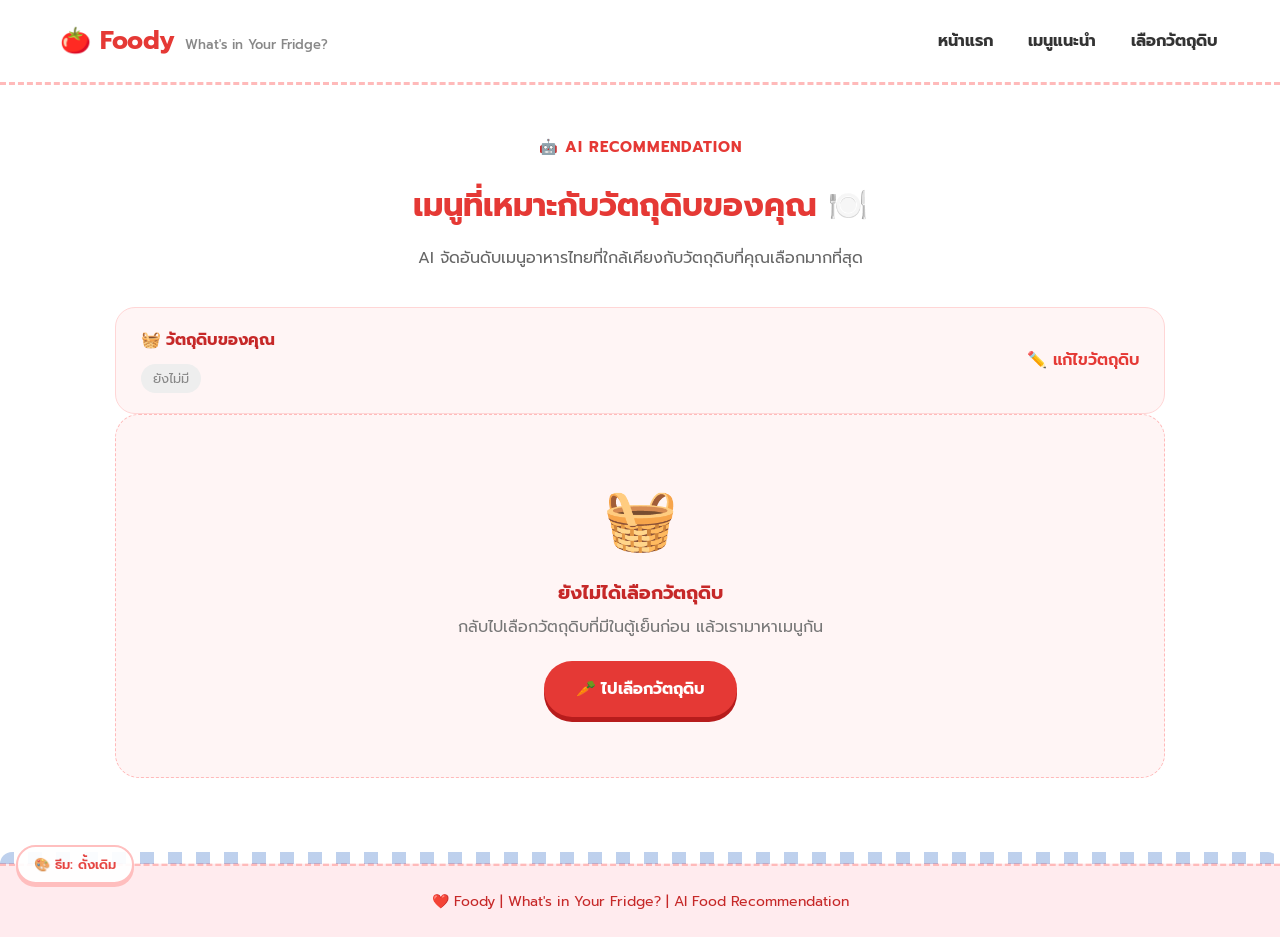
<file: recommendations.html>
<!DOCTYPE html>
<html lang="th">
<head>
    <meta charset="UTF-8">
    <meta name="viewport" content="width=device-width, initial-scale=1.0">
    <title>เมนูแนะนำ | Foody</title>

    <link rel="preconnect" href="https://fonts.googleapis.com">
    <link rel="preconnect" href="https://fonts.gstatic.com" crossorigin>
    <link href="https://fonts.googleapis.com/css2?family=Mali:wght@500;600;700&family=Prompt:wght@400;500;600;700&display=swap" rel="stylesheet">
    <link rel="stylesheet" href="css/style.css" id="css-base-original">
    <link rel="stylesheet" href="css/foody-original.css" id="css-foody-original">
    <link rel="stylesheet" href="css/style-slide.css" id="css-base-slide" media="not all">
    <link rel="stylesheet" href="css/foody.css" id="css-foody-slide" media="not all">
    <script>
        // เลือกธีมก่อนแสดงผล (ค่าเริ่มต้น = สไตล์ดั้งเดิม, สลับได้ด้วยปุ่ม 🎨 มุมซ้ายล่าง)
        (function () {
            var theme = "original";
            try { theme = localStorage.getItem("foodyTheme") || "original"; } catch (e) {}
            var slide = theme === "slide";
            document.documentElement.setAttribute("data-theme", slide ? "slide" : "original");
            function set(id, on) { document.getElementById(id).media = on ? "all" : "not all"; }
            set("css-base-original", !slide); set("css-foody-original", !slide);
            set("css-base-slide", slide); set("css-foody-slide", slide);
        })();
    </script>
</head>

<body>

    <!-- Header -->
    <header>
        <h1><a href="index.html" class="brand">🍅 Foody <small>What's in Your Fridge?</small></a></h1>

        <nav>
            <a href="index.html">หน้าแรก</a>
            <a href="menus.html">เมนูแนะนำ</a>
            <a href="ingredients.html">เลือกวัตถุดิบ</a>
        </nav>
    </header>

    <main class="result-page">

        <!-- Page Introduction -->
        <section class="ingredients-intro">
            <p class="subtitle">🤖 AI RECOMMENDATION</p>
            <h2>เมนูที่เหมาะกับวัตถุดิบของคุณ 🍽️</h2>
            <p>AI จัดอันดับเมนูอาหารไทยที่ใกล้เคียงกับวัตถุดิบที่คุณเลือกมากที่สุด</p>
        </section>

        <!-- Selected Ingredients Summary -->
        <section class="result-summary">
            <div class="result-summary-text">
                <strong>🧺 วัตถุดิบของคุณ</strong>
                <div id="summaryChips" class="chip-row"></div>
            </div>
            <a href="ingredients.html" class="edit-link">✏️ แก้ไขวัตถุดิบ</a>
        </section>

        <!-- Toolbar -->
        <section class="result-toolbar" id="toolbar" hidden>
            <p id="resultCount"></p>

            <div class="toolbar-controls">
                <label class="sort-box">
                    ประเภท
                    <select id="courseSelect">
                        <option value="all">ทุกประเภท</option>
                        <option value="main dish">อาหารจานหลัก</option>
                        <option value="snack">ของว่าง</option>
                        <option value="dessert">ของหวาน</option>
                        <option value="other">ยำ/ซุป</option>
                    </select>
                </label>

                <label class="sort-box">
                    แสดง
                    <select id="statusSelect">
                        <option value="all">ทั้งหมด</option>
                        <option value="ready">ทำได้ทันที</option>
                        <option value="fav">เมนูโปรด ❤️</option>
                    </select>
                </label>

                <label class="sort-box">
                    เรียงตาม
                    <select id="sortSelect">
                        <option value="rank">ความตรงมากที่สุด</option>
                        <option value="name">ชื่อ ก-ฮ</option>
                    </select>
                </label>
            </div>
        </section>

        <!-- Results / Loading / Empty / Error -->
        <p id="sourceNote" class="source-note-bar" hidden></p>

        <section id="resultArea" aria-live="polite"></section>

        <div class="load-more-box">
            <button id="loadMoreBtn" class="clear-btn" type="button" hidden>แสดงเมนูเพิ่ม ↓</button>
        </div>

    </main>

    <footer>
        <p>❤️ Foody | What's in Your Fridge? | AI Food Recommendation</p>
    </footer>

    <script src="js/recipes-data.js"></script>
    <script src="js/food-art.js"></script>
    <script src="js/api.js"></script>
    <script src="js/recommendations.js"></script>

    <script src="js/theme.js"></script>
</body>
</html>
</file>
<file: css/style.css>
/* ============================= */
/* Color Theme */
/* ============================= */

:root {
    --primary-color: #E53935;
    --dark-red: #C62828;
    --light-red: #FFEBEE;
    --white: #FFFFFF;
    --text-color: #333333;
    --gray-color: #F5F5F5;
}

/* ============================= */
/* Basic Settings */
/* ============================= */

* {
    margin: 0;
    padding: 0;
    box-sizing: border-box;
}

body {
    font-family: Arial, sans-serif;
    background-color: var(--white);
    color: var(--text-color);
}

/* ============================= */
/* Header */
/* ============================= */

header {
    display: flex;
    justify-content: space-between;
    align-items: center;
    padding: 22px 60px;
    background-color: var(--white);

    /* เพิ่มความสวยงาม */
    border-bottom: 1px solid #FFE0E0;
    box-shadow: 0 3px 10px rgba(0, 0, 0, 0.04);

    position: relative;
    z-index: 10;
}

header h1 {
    color: var(--primary-color);
    font-size: 25px;
}

nav a {
    text-decoration: none;
    color: var(--text-color);
    margin-left: 25px;
    font-weight: bold;
}

nav a:hover {
    color: var(--primary-color);
}

/* ============================= */
/* Hero Section */
/* ============================= */

.hero {
    position: relative;
    text-align: center;
    padding: 120px 20px;
    background-color: var(--light-red);
    overflow: hidden;
}

.hero-content {
    max-width: 750px;
    margin: auto;
    position: relative;
    z-index: 2;
}

.subtitle {
    color: var(--primary-color);
    font-size: 15px;
    font-weight: bold;
    margin-bottom: 20px;
}

.hero h2 {
    font-size: 42px;
    line-height: 1.5;
    color: var(--dark-red);
    margin-bottom: 20px;
}

.description {
    font-size: 18px;
    line-height: 1.8;
    margin-bottom: 30px;
}

/* ============================= */
/* Food Decorations */
/* ============================= */

.food-decoration {
    position: absolute;
    font-size: 55px;
    opacity: 0.8;
}

.food-1 {
    top: 12%;
    left: 12%;
    transform: rotate(-15deg);
}

.food-2 {
    top: 15%;
    right: 13%;
    transform: rotate(15deg);
}

.food-3 {
    bottom: 15%;
    left: 18%;
    transform: rotate(10deg);
}

.food-4 {
    bottom: 15%;
    right: 18%;
    transform: rotate(-15deg);
}

.food-5 {
    top: 48%;
    left: 5%;
}

.food-6 {
    top: 48%;
    right: 5%;
}

/* ============================= */
/* Button */
/* ============================= */

.btn {
    display: inline-block;
    background-color: var(--primary-color);
    color: var(--white);
    padding: 16px 32px;
    text-decoration: none;
    border-radius: 30px;
    font-weight: bold;

    /* เพิ่มเงาและลูกเล่น */
    box-shadow: 0 5px 12px rgba(229, 57, 53, 0.25);
    transition: 0.3s;
}

.btn:hover {
    background-color: var(--dark-red);
    transform: translateY(-3px);
    box-shadow: 0 8px 18px rgba(198, 40, 40, 0.3);
}

.hero-note {
    margin-top: 25px;
    color: #777777;
    font-size: 14px;
}

/* ============================= */
/* How It Works */
/* ============================= */

.how-it-works {
    padding: 70px 40px;
    text-align: center;
}

.section-title h2 {
    color: var(--dark-red);
    font-size: 30px;
    margin-bottom: 12px;
}

.section-title p {
    color: #777777;
    margin-bottom: 40px;
}


/* Step Cards */

.steps {
    display: flex;
    justify-content: center;
    gap: 25px;
    max-width: 1100px;
    margin: auto;
}

.step-card {
    flex: 1;
    padding: 35px 25px;
    background-color: var(--white);
    border: 1px solid #FFD6D6;
    border-radius: 20px;

    box-shadow: 0 5px 15px rgba(0, 0, 0, 0.04);

    transition: 0.3s;
}

.step-card:hover {
    background-color: #FFF5F5;
    transform: translateY(-5px);
    box-shadow: 0 10px 20px rgba(229, 57, 53, 0.12);
}

/* Step Icon */
.step-icon {
    display: flex;
    align-items: center;
    justify-content: center;

    width: 90px;
    height: 90px;

    margin: 0 auto 20px;

    background-color: var(--light-red);
    border-radius: 50%;

    font-size: 45px;
}

.step-card h3 {
    color: var(--dark-red);
    text-align: center;
    margin-bottom: 12px;
}

.step-card p {
    color: #666666;
    line-height: 1.7;
    text-align: center;
}

/* ============================= */
/* Footer */
/* ============================= */

footer {
    text-align: center;
    padding: 25px;
    background-color: var(--light-red);
    color: var(--dark-red);
    font-size: 14px;
}

/* ============================= */
/* Responsive */
/* ============================= */

@media (max-width: 768px) {

    header {
        flex-direction: column;
        gap: 18px;
        padding: 20px;
    }

    nav a {
        margin: 0 10px;
    }

    .hero {
        padding: 100px 20px;
    }

    .hero h2 {
        font-size: 30px;
    }

    .description {
        font-size: 16px;
    }

    .food-decoration {
        font-size: 32px;
        opacity: 0.5;
    }

    .steps {
        flex-direction: column;
    }

    .how-it-works {
        padding: 50px 20px;
    }

    .section-title h2 {
        font-size: 25px;
    }

    /* Responsive Hero */

    .hero-layout {
        flex-direction: column;
        text-align: center;
        gap: 35px;
    }

    .hero-content {
        text-align: center;
        max-width: 100%;
    }

    .hero-image {
        width: 100%;
        max-width: 450px;
    }

    .hero-image img {
        height: 280px;
    }

    .food-decoration {
        font-size: 32px;
        opacity: 0.5;
    }
}


/* Hero Layout */

.hero-layout {
    display: flex;
    align-items: center;
    justify-content: space-between;
    gap: 50px;
    max-width: 1100px;
    margin: auto;
    text-align: left;
}

.hero-content {
    flex: 1;
    max-width: 600px;
    margin: 0;
}

.hero-image {
    flex: 0 0 40%;
    position: relative;
    z-index: 2;
}

.hero-image img {
    width: 100%;
    height: 350px;
    object-fit: cover;
    border-radius: 25px;
    border: 8px solid white;
    box-shadow: 0 10px 25px rgba(0, 0, 0, 0.10);
}


/* =================================
   INGREDIENTS PAGE
================================= */

.ingredients-page {
    max-width: 1100px;
    margin: auto;
    padding: 50px 25px;
}

/* Page Introduction */

.ingredients-intro {
    text-align: center;
    margin-bottom: 35px;
}

.ingredients-intro h2 {
    color: #D62828;
    font-size: 32px;
    margin: 15px 0;
}

.ingredients-intro p {
    color: #666;
    line-height: 1.7;
}

/* Search Box */

.ingredient-search {
    max-width: 650px;
    margin: 30px auto;
}

.ingredient-search input {
    width: 100%;
    padding: 16px 20px;
    border: 2px solid #FFD6D6;
    border-radius: 30px;
    font-size: 16px;
    outline: none;
    box-sizing: border-box;
}

.ingredient-search input:focus {
    border-color: #E53935;
}

/* Category */

.ingredient-category {
    margin: 40px 0 25px;
}

.ingredient-category h3,
.ingredient-list h3,
.selected-section h3 {
    color: #C62828;
    margin-bottom: 20px;
}

.category-buttons {
    display: flex;
    flex-wrap: wrap;
    gap: 12px;
}

.category-btn {
    background-color: white;
    color: #D62828;
    border: 1px solid #FFD6D6;
    border-radius: 25px;
    padding: 12px 22px;
    font-size: 15px;
    cursor: pointer;
    transition: 0.3s;
}

.category-btn:hover,
.category-btn.active {
    background-color: #E53935;
    color: white;
    border-color: #E53935;
}

/* Ingredient Cards */

.ingredient-grid {
    display: grid;
    grid-template-columns: repeat(4, 1fr);
    gap: 20px;
}

.ingredient-card {
    background-color: white;
    border: 1px solid #FFD6D6;
    border-radius: 18px;
    padding: 25px 15px;
    text-align: center;
    box-shadow: 0 4px 12px rgba(0, 0, 0, 0.04);
    transition: 0.3s;
}

.ingredient-card:hover {
    transform: translateY(-5px);
    box-shadow: 0 8px 18px rgba(229, 57, 53, 0.12);
}

.ingredient-icon {
    display: block;
    font-size: 45px;
    margin-bottom: 12px;
}

.ingredient-card h4 {
    color: #333;
    margin: 10px 0 15px;
}

/* Select Button */

.select-btn {
    background-color: #FFF0F0;
    color: #D62828;
    border: none;
    border-radius: 20px;
    padding: 9px 20px;
    cursor: pointer;
    transition: 0.3s;
}

.select-btn:hover {
    background-color: #E53935;
    color: white;
}

/* Selected Ingredients */

.selected-section {
    background-color: #FFF5F5;
    border: 1px solid #FFD6D6;
    border-radius: 20px;
    padding: 30px;
    margin-top: 45px;
    text-align: center;
}

#selectedCount {
    color: #E53935;
    font-weight: bold;
}

#selectedList {
    margin: 20px 0;
    color: #666;
    line-height: 2;
}

/* Confirm Button */

#confirmBtn {
    cursor: pointer;
    border: none;
}

#confirmBtn:disabled {
    background-color: #CCCCCC;
    box-shadow: none;
    cursor: not-allowed;
}

/* No Result */

#noResult {
    text-align: center;
    color: #999;
    padding: 30px;
}

/* Responsive */

@media (max-width: 768px) {

    .ingredient-grid {
        grid-template-columns: repeat(2, 1fr);
    }

    .ingredients-intro h2 {
        font-size: 25px;
    }

    .category-buttons {
        justify-content: center;
    }
}

@media (max-width: 400px) {

    .ingredient-grid {
        grid-template-columns: 1fr 1fr;
        gap: 10px;
    }

    .ingredient-card {
        padding: 18px 8px;
    }

}

/* =================================
   INGREDIENTS - EXTRA DESIGN
================================= */

/* พื้นหลังหน้า Ingredients */

.ingredients-page {
    background: linear-gradient(
        180deg,
        #fffafa 0%,
        #ffffff 50%,
        #fff5f5 100%
    );
}

/* Subtitle */

.ingredients-intro .subtitle {
    color: #E53935;
    font-weight: bold;
    letter-spacing: 1px;
}

/* Search Box */

.ingredient-search input {
    box-shadow: 0 4px 15px rgba(229, 57, 53, 0.06);
    transition: 0.3s;
}

.ingredient-search input:focus {
    box-shadow: 0 0 0 4px rgba(229, 57, 53, 0.1);
}

/* Category Buttons */

.category-btn {
    transition: all 0.25s ease;
}

.category-btn:hover {
    transform: translateY(-3px);
}

.category-btn.active {
    box-shadow: 0 5px 12px rgba(229, 57, 53, 0.2);
}

/* Ingredient Cards */

.ingredient-card {
    position: relative;
    overflow: hidden;
    transition: all 0.3s ease;
}

.ingredient-card:hover {
    transform: translateY(-7px);
    border-color: #FF9999;
    box-shadow: 0 10px 25px rgba(229, 57, 53, 0.12);
}

/* Ingredient Emoji */

.ingredient-icon {
    transition: transform 0.3s ease;
}

.ingredient-card:hover .ingredient-icon {
    transform: scale(1.18) rotate(-5deg);
}

/* Selected Card */

.ingredient-card.selected {
    border: 2px solid #E53935;
    background-color: #FFF5F5;
    box-shadow: 0 5px 15px rgba(229, 57, 53, 0.1);
}

/* Selected Button */

.ingredient-card.selected .select-btn {
    background-color: #E53935;
    color: white;
}

/* Selected List */

#selectedList {
    display: flex;
    flex-wrap: wrap;
    justify-content: center;
    gap: 10px;
}

.selected-item {
    background-color: white;
    border: 1px solid #FFBABA;
    border-radius: 20px;
    padding: 8px 14px;
    color: #C62828;
    font-size: 14px;
}

/* Confirm Button */

#confirmBtn {
    background-color: #E53935;
    color: white;
    padding: 14px 30px;
    border-radius: 30px;
    font-size: 16px;
    font-weight: bold;
    transition: 0.3s;
}

#confirmBtn:not(:disabled):hover {
    background-color: #C62828;
    transform: translateY(-3px);
    box-shadow: 0 6px 15px rgba(229, 57, 53, 0.25);
}

/* Animation */

@keyframes ingredientAppear {
    from {
        opacity: 0;
        transform: translateY(10px);
    }

    to {
        opacity: 1;
        transform: translateY(0);
    }
}

.ingredient-card {
    animation: ingredientAppear 0.35s ease;
}

/* ปุ่มลบวัตถุดิบในตะกร้า */

.selected-item button {
    font-size: 18px;
    margin-left: 5px;
}

/* การ์ดที่ถูกเลือก */

.ingredient-card.selected {
    border: 2px solid #E53935;
    background-color: #FFF5F5;
}

/* ปุ่มที่เลือกแล้ว */

.ingredient-card.selected .select-btn {
    background-color: #E53935;
    color: white;
}


/* ปุ่มจัดการรายการวัตถุดิบ */

.selected-actions {
    display: flex;
    justify-content: center;
    align-items: center;
    flex-wrap: wrap;
    gap: 12px;
    margin-top: 20px;
}

/* ปุ่มล้างรายการทั้งหมด */

.clear-btn {
    background-color: white;
    color: #E53935;
    border: 1px solid #E53935;
    border-radius: 30px;
    padding: 14px 25px;
    font-size: 15px;
    cursor: pointer;
    transition: 0.3s;
}

.clear-btn:hover:not(:disabled) {
    background-color: #FFF0F0;
    transform: translateY(-2px);
}

/* เมื่อปุ่มไม่สามารถกดได้ */

.clear-btn:disabled {
    background-color: #EEEEEE;
    color: #AAAAAA;
    border-color: #DDDDDD;
    cursor: not-allowed;
}


/* =================================
   FIXES (วางต่อท้ายไฟล์)
================================= */

/* ฟอนต์ไทย */
body {
    font-family: 'Prompt', 'Noto Sans Thai', Arial, sans-serif;
}

button, input {
    font-family: inherit;
}

/* แก้ Hero บนมือถือ (ต้องอยู่ท้ายไฟล์ เพื่อทับกฎด้านบน) */
@media (max-width: 768px) {
    .hero-layout {
        flex-direction: column;
        text-align: center;
        gap: 35px;
    }

    .hero-content {
        max-width: 100%;
        text-align: center;
    }

    .hero-image {
        flex: none;
        width: 100%;
        max-width: 450px;
    }

    .hero-image img {
        height: 280px;
    }
}

/* ปุ่ม ✕ ลบวัตถุดิบ */
.selected-item {
    display: inline-flex;
    align-items: center;
    gap: 6px;
}

.selected-item .remove-btn {
    background: #FFE5E5;
    color: #C62828;
    border: none;
    border-radius: 50%;
    width: 24px;
    height: 24px;
    font-size: 13px;
    line-height: 1;
    margin-left: 4px;
    cursor: pointer;
    transition: 0.2s;
}

.selected-item .remove-btn:hover {
    background: #E53935;
    color: white;
}

/* Header ติดขอบบน + หน้าที่เปิดอยู่ */
header {
    position: sticky;
    top: 0;
}

nav a.active {
    color: var(--primary-color);
    border-bottom: 3px solid var(--primary-color);
    padding-bottom: 4px;
}


/* =================================
   RESULT PAGE (recommendations.html)
   RECIPE DETAIL PAGE (recipe-detail.html)
================================= */

:root {
    --green: #2E7D32;
    --green-light: #E8F5E9;
}

.result-page,
.detail-page {
    max-width: 1100px;
    margin: auto;
    padding: 50px 25px;
}

.result-page {
    background: linear-gradient(180deg, #fffafa 0%, #ffffff 60%);
}

/* ---------- Chips ---------- */

.chip-row {
    display: flex;
    flex-wrap: wrap;
    gap: 8px;
}

.chip {
    display: inline-block;
    padding: 5px 12px;
    border-radius: 20px;
    font-size: 13px;
}

.chip-selected {
    background: white;
    border: 1px solid #FFBABA;
    color: #C62828;
}

.chip-have {
    background: var(--green-light);
    color: var(--green);
    border: 1px solid #C8E6C9;
}

.chip-need {
    background: white;
    color: #888;
    border: 1px dashed #CCC;
}

.chip-muted {
    background: #EEE;
    color: #888;
}

/* ---------- Summary ---------- */

.result-summary {
    display: flex;
    justify-content: space-between;
    align-items: center;
    gap: 20px;
    flex-wrap: wrap;
    background: #FFF5F5;
    border: 1px solid #FFD6D6;
    border-radius: 20px;
    padding: 20px 25px;
}

.result-summary-text {
    display: flex;
    flex-direction: column;
    gap: 12px;
    color: #C62828;
}

.edit-link {
    color: var(--primary-color);
    font-weight: 600;
    text-decoration: none;
}

.edit-link:hover {
    text-decoration: underline;
}

/* ---------- Toolbar ---------- */

.result-toolbar {
    display: flex;
    justify-content: space-between;
    align-items: center;
    flex-wrap: wrap;
    gap: 12px;
    margin: 30px 0 20px;
}

.result-toolbar[hidden] {
    display: none;
}

#resultCount {
    color: #666;
}

.sort-box {
    color: #666;
    font-size: 14px;
}

.sort-box select {
    margin-left: 8px;
    padding: 9px 14px;
    border: 2px solid #FFD6D6;
    border-radius: 20px;
    background: white;
    color: #C62828;
    font-size: 14px;
    cursor: pointer;
    outline: none;
}

.sort-box select:focus {
    border-color: var(--primary-color);
}

/* ---------- Recipe Cards ---------- */

.recipe-grid {
    display: grid;
    grid-template-columns: repeat(auto-fill, minmax(310px, 1fr));
    gap: 25px;
}

.recipe-card {
    display: flex;
    flex-direction: column;
    background: white;
    border: 1px solid #FFD6D6;
    border-radius: 22px;
    overflow: hidden;
    box-shadow: 0 4px 14px rgba(0, 0, 0, 0.05);
    transition: 0.3s;
    animation: ingredientAppear 0.4s ease both;
}

.recipe-card:hover {
    transform: translateY(-6px);
    box-shadow: 0 12px 26px rgba(229, 57, 53, 0.14);
}

.recipe-card.best {
    border: 2px solid var(--primary-color);
}

.recipe-thumb {
    position: relative;
    display: flex;
    align-items: center;
    justify-content: center;
    height: 150px;
    background: linear-gradient(135deg, #FFEBEE, #FFF8E1);
}

.recipe-thumb img {
    width: 100%;
    height: 100%;
    object-fit: cover;
}

.thumb-emoji {
    font-size: 70px;
    transition: transform 0.3s ease;
}

.thumb-emoji.big {
    font-size: 110px;
}

.recipe-card:hover .thumb-emoji {
    transform: scale(1.15) rotate(-5deg);
}

.best-badge {
    position: absolute;
    top: 12px;
    left: 12px;
    background: var(--primary-color);
    color: white;
    padding: 5px 12px;
    border-radius: 20px;
    font-size: 12px;
    font-weight: 600;
}

.recipe-body {
    display: flex;
    flex-direction: column;
    flex: 1;
    padding: 20px;
}

.recipe-title-row {
    display: flex;
    justify-content: space-between;
    align-items: flex-start;
    gap: 10px;
}

.recipe-title-row h3 {
    color: var(--dark-red);
    font-size: 19px;
}

.score-badge {
    flex-shrink: 0;
    background: var(--green-light);
    color: var(--green);
    font-weight: 700;
    font-size: 14px;
    padding: 4px 11px;
    border-radius: 20px;
}

.recipe-desc {
    color: #777;
    font-size: 14px;
    line-height: 1.7;
    margin: 10px 0 14px;
}

.match-bar {
    height: 8px;
    background: #F0F0F0;
    border-radius: 10px;
    overflow: hidden;
}

.match-fill {
    height: 100%;
    background: linear-gradient(90deg, #66BB6A, var(--green));
    border-radius: 10px;
    transition: width 0.8s ease;
}

.match-text {
    color: #888;
    font-size: 13px;
    margin: 8px 0 12px;
}

.recipe-meta {
    display: flex;
    flex-wrap: wrap;
    gap: 14px;
    color: #666;
    font-size: 13px;
    margin: 16px 0;
}

.recipe-meta.big {
    font-size: 15px;
}

.recipe-body .btn-small {
    margin-top: auto;
    text-align: center;
}

.btn-small {
    padding: 12px 24px;
    font-size: 15px;
}

/* ---------- State Boxes (loading / empty / error) ---------- */

.state-box {
    text-align: center;
    padding: 60px 20px;
    background: #FFF5F5;
    border: 1px dashed #FFBABA;
    border-radius: 24px;
}

.state-box h3 {
    color: var(--dark-red);
    margin: 14px 0 8px;
}

.state-box p {
    color: #777;
    margin-bottom: 22px;
}

.state-box .btn {
    border: none;
    cursor: pointer;
    font-family: inherit;
    font-size: 16px;
}

.state-icon {
    font-size: 60px;
}

.loading-pan {
    font-size: 64px;
    display: inline-block;
    animation: panShake 0.9s ease-in-out infinite;
}

@keyframes panShake {
    0%, 100% { transform: rotate(-12deg) translateY(0); }
    50%      { transform: rotate(12deg) translateY(-8px); }
}

/* ---------- Recipe Detail ---------- */

.back-link {
    display: inline-block;
    margin-bottom: 25px;
    color: var(--primary-color);
    text-decoration: none;
    font-weight: 600;
}

.back-link:hover {
    text-decoration: underline;
}

.detail-hero {
    display: flex;
    align-items: center;
    gap: 40px;
    background: linear-gradient(135deg, #FFEBEE, #FFF8E1);
    border-radius: 28px;
    padding: 35px 40px;
    margin-bottom: 30px;
}

.detail-thumb {
    flex: 0 0 200px;
    display: flex;
    align-items: center;
    justify-content: center;
}

.detail-thumb img {
    width: 100%;
    height: 200px;
    object-fit: cover;
    border-radius: 22px;
    border: 6px solid white;
}

.detail-info h2 {
    color: var(--dark-red);
    font-size: 34px;
    margin: 6px 0 12px;
}

.detail-desc {
    color: #666;
    line-height: 1.8;
}

.detail-layout {
    display: grid;
    grid-template-columns: 1fr 1.2fr;
    gap: 25px;
    align-items: start;
}

.detail-card {
    background: white;
    border: 1px solid #FFD6D6;
    border-radius: 22px;
    padding: 28px;
    box-shadow: 0 4px 14px rgba(0, 0, 0, 0.04);
}

.card-head {
    display: flex;
    justify-content: space-between;
    align-items: center;
    flex-wrap: wrap;
    gap: 10px;
    margin-bottom: 18px;
}

.card-head h3 {
    color: var(--dark-red);
}

.sub-head {
    color: #888;
    font-size: 14px;
    margin: 22px 0 8px;
}

.progress-text {
    color: var(--green);
    font-size: 13px;
    font-weight: 600;
}

/* Servings */

.serving-box {
    display: flex;
    align-items: center;
    gap: 12px;
    background: #FFF0F0;
    padding: 5px 8px;
    border-radius: 30px;
}

.serving-box button {
    width: 30px;
    height: 30px;
    border: none;
    border-radius: 50%;
    background: white;
    color: var(--primary-color);
    font-size: 18px;
    cursor: pointer;
    transition: 0.2s;
}

.serving-box button:hover {
    background: var(--primary-color);
    color: white;
}

/* Ingredient rows */

.ing-list {
    list-style: none;
}

.ing-row {
    display: flex;
    align-items: center;
    gap: 10px;
    padding: 11px 4px;
    border-bottom: 1px solid #F5F0F0;
}

.ing-name {
    flex: 1;
    font-weight: 500;
}

.ing-qty {
    color: #777;
    font-size: 14px;
}

.ing-list.light .ing-name {
    font-weight: 400;
    color: #666;
}

.tag {
    font-size: 12px;
    padding: 3px 10px;
    border-radius: 20px;
    white-space: nowrap;
}

.tag-have {
    background: var(--green-light);
    color: var(--green);
}

.tag-need {
    background: #FFF3E0;
    color: #E65100;
}

/* Shopping box */

.shopping-box {
    margin-top: 22px;
    padding: 18px;
    background: #FFF8E1;
    border: 1px solid #FFE082;
    border-radius: 16px;
    color: #6D4C00;
}

.shopping-box p {
    margin: 8px 0 14px;
}

.shopping-box.all-have {
    background: var(--green-light);
    border-color: #C8E6C9;
    color: var(--green);
    font-weight: 600;
    text-align: center;
}

.shopping-box .clear-btn {
    padding: 10px 20px;
    font-size: 14px;
}

/* Steps */

.step-list {
    list-style: none;
}

.step-row {
    margin-bottom: 12px;
}

.step-row label {
    display: flex;
    gap: 14px;
    align-items: flex-start;
    padding: 14px 16px;
    background: #FFFAFA;
    border: 1px solid #FFE0E0;
    border-radius: 16px;
    cursor: pointer;
    transition: 0.25s;
}

.step-row label:hover {
    border-color: #FF9999;
}

.step-check {
    display: none;
}

.step-num {
    flex-shrink: 0;
    width: 30px;
    height: 30px;
    display: flex;
    align-items: center;
    justify-content: center;
    background: var(--primary-color);
    color: white;
    border-radius: 50%;
    font-weight: 700;
    font-size: 14px;
    transition: 0.25s;
}

.step-text {
    line-height: 1.7;
}

.step-row.done label {
    background: var(--green-light);
    border-color: #C8E6C9;
}

.step-row.done .step-num {
    background: var(--green);
}

.step-row.done .step-text {
    color: #888;
    text-decoration: line-through;
}

/* Toast */

.toast {
    position: fixed;
    left: 50%;
    bottom: 30px;
    transform: translate(-50%, 20px);
    background: #333;
    color: white;
    padding: 12px 22px;
    border-radius: 30px;
    font-size: 14px;
    opacity: 0;
    pointer-events: none;
    transition: 0.3s;
    z-index: 50;
}

.toast.show {
    opacity: 1;
    transform: translate(-50%, 0);
}

/* ---------- Responsive ---------- */

@media (max-width: 768px) {

    .result-page,
    .detail-page {
        padding: 35px 18px;
    }

    .detail-hero {
        flex-direction: column;
        text-align: center;
        padding: 28px 20px;
        gap: 20px;
    }

    .detail-thumb {
        flex: none;
    }

    .detail-info h2 {
        font-size: 26px;
    }

    .recipe-meta.big {
        justify-content: center;
    }

    .detail-layout {
        grid-template-columns: 1fr;
    }

    .result-summary {
        flex-direction: column;
        align-items: flex-start;
    }
}

/* ผู้ใช้ที่ปิดแอนิเมชันในระบบ */
@media (prefers-reduced-motion: reduce) {
    .loading-pan,
    .recipe-card {
        animation: none;
    }

    .match-fill {
        transition: none;
    }
}


/* =================================
   DATASET INTEGRATION (หน้าเลือกวัตถุดิบ / ผลแนะนำ / รายละเอียดเมนู)
================================= */

/* ---------- หน้าเลือกวัตถุดิบ ---------- */

.ingredients-page {
    padding-bottom: 110px;   /* เว้นที่ให้แถบล่าง */
}

.ingredient-card {
    cursor: pointer;
}

.ingredient-count {
    display: block;
    margin: -6px 0 12px;
    color: #999;
    font-size: 12px;
}

.ingredient-card.selected .ingredient-count {
    color: var(--dark-red);
}

.ingredient-card h4 {
    min-height: 2.6em;
    display: flex;
    align-items: center;
    justify-content: center;
    line-height: 1.3;
}

/* แถบสรุปติดขอบล่าง */

.sticky-bar {
    position: fixed;
    left: 50%;
    bottom: 22px;
    transform: translateX(-50%);
    z-index: 40;

    display: flex;
    align-items: center;
    gap: 22px;

    padding: 10px 12px 10px 26px;
    background: white;
    border: 1px solid #FFBABA;
    border-radius: 40px;
    box-shadow: 0 10px 30px rgba(229, 57, 53, 0.22);
    color: var(--dark-red);
    animation: barUp 0.3s ease;
}

.sticky-bar[hidden] {
    display: none;
}

.sticky-bar .btn {
    border: none;
    cursor: pointer;
    font-family: inherit;
    font-size: 15px;
    padding: 12px 24px;
}

@keyframes barUp {
    from { opacity: 0; transform: translate(-50%, 20px); }
    to   { opacity: 1; transform: translate(-50%, 0); }
}

/* ---------- หน้าผลแนะนำ ---------- */

.toolbar-controls {
    display: flex;
    flex-wrap: wrap;
    gap: 12px;
}

.recipe-en {
    color: #999;
    font-size: 13px;
    margin: 2px 0 12px;
}

.status-pill {
    align-self: flex-start;
    display: inline-block;
    padding: 5px 12px;
    border-radius: 20px;
    font-size: 13px;
    font-weight: 600;
    margin-bottom: 14px;
}

.status-pill.ready {
    background: var(--green-light);
    color: var(--green);
}

.status-pill.need {
    background: #FFF3E0;
    color: #E65100;
}

.recipe-meta .tag {
    background: #F7F7F7;
    color: #666;
}

.recipe-meta .tag-course {
    background: #FFF0F0;
    color: #C62828;
}

.recipe-body .chip-row {
    max-height: 96px;
    overflow: hidden;
}

.load-more-box {
    text-align: center;
    margin-top: 35px;
}

.load-more-box[hidden],
#loadMoreBtn[hidden] {
    display: none;
}

/* ปุ่มหัวใจบนการ์ด */

.fav-btn {
    position: absolute;
    top: 10px;
    right: 10px;
    width: 38px;
    height: 38px;
    border: none;
    border-radius: 50%;
    background: rgba(255, 255, 255, 0.92);
    font-size: 19px;
    line-height: 1;
    cursor: pointer;
    box-shadow: 0 2px 8px rgba(0, 0, 0, 0.12);
    transition: transform 0.2s ease;
}

.fav-btn:hover {
    transform: scale(1.15);
}

.fav-btn.active {
    animation: heartPop 0.35s ease;
}

@keyframes heartPop {
    0%   { transform: scale(1); }
    50%  { transform: scale(1.4); }
    100% { transform: scale(1); }
}

/* ---------- หน้ารายละเอียด ---------- */

.fav-pill {
    margin-top: 18px;
    padding: 10px 20px;
    border: 1px solid #FFBABA;
    border-radius: 30px;
    background: white;
    color: var(--primary-color);
    font-size: 14px;
    cursor: pointer;
    transition: 0.25s;
}

.fav-pill:hover {
    background: #FFF0F0;
}

.fav-pill.active {
    background: var(--primary-color);
    border-color: var(--primary-color);
    color: white;
}

.recipe-meta.big span {
    background: rgba(255, 255, 255, 0.75);
    padding: 6px 14px;
    border-radius: 20px;
}

.time-note,
.data-note,
.source-note {
    color: #999;
    font-size: 13px;
    line-height: 1.7;
}

.time-note {
    margin-top: 10px;
}

.data-note {
    margin-top: 20px;
}

.source-note {
    margin-top: 18px;
}

.source-note a {
    color: var(--primary-color);
}

.no-steps {
    text-align: center;
    padding: 30px 15px;
    background: #FFFAFA;
    border: 1px dashed #FFBABA;
    border-radius: 18px;
}

.no-steps h4 {
    color: var(--dark-red);
    margin: 10px 0 8px;
}

.no-steps p {
    color: #777;
    font-size: 14px;
    line-height: 1.7;
    margin-bottom: 18px;
}

.link-row {
    display: flex;
    flex-wrap: wrap;
    justify-content: center;
    gap: 10px;
}

.link-btn {
    display: inline-block;
    padding: 10px 20px;
    font-size: 14px;
    text-decoration: none;
}

/* ---------- เลื่อนแล้วค่อย ๆ ปรากฏ (หน้าแรก) ---------- */

.reveal {
    opacity: 0;
    transform: translateY(24px);
    transition: opacity 0.6s ease, transform 0.6s ease;
}

.reveal.visible {
    opacity: 1;
    transform: none;
}

/* อีโมจิลอยเบา ๆ ที่หน้าแรก */

.food-decoration {
    animation: floatFood 5s ease-in-out infinite;
}

.food-2, .food-4, .food-6 {
    animation-delay: -2.5s;
}

@keyframes floatFood {
    0%, 100% { translate: 0 0; }
    50%      { translate: 0 -12px; }
}

@media (max-width: 768px) {
    .toolbar-controls {
        width: 100%;
    }

    .sticky-bar {
        width: calc(100% - 28px);
        justify-content: space-between;
        gap: 10px;
    }
}

@media (prefers-reduced-motion: reduce) {
    .food-decoration,
    .sticky-bar,
    .fav-btn.active {
        animation: none;
    }

    .reveal {
        opacity: 1;
        transform: none;
        transition: none;
    }
}


/* ป้ายบอกแหล่งข้อมูล (Flask API / ในเครื่อง) */

.source-note-bar {
    margin-top: 18px;
    padding: 9px 16px;
    border-radius: 14px;
    background: #FFF8E1;
    color: #8A6100;
    font-size: 13px;
}

.source-note-bar[hidden] {
    display: none;
}

.source-note-bar.from-api {
    background: var(--green-light);
    color: var(--green);
}

/* (สไตล์ส่วนสแกนรูปภาพอยู่ใน foody*.css) */
</file>
<file: css/foody-original.css>
/* =====================================================
   foody-original.css  -  ธีมสไตล์ดั้งเดิม (แดง-ชมพู-ขาว) สร้างจาก foody.css
   (ธีมสไลด์อยู่ใน foody.css)
   ครีม + แดงอิฐ + เหลืองมัสตาร์ด + เขียวใบไม้ + ฟ้าลายสก๊อต
   โหลดหลัง style.css ทุกหน้า
   ===================================================== */

:root {
    --primary-color: #E53935;
    --dark-red: #C62828;
    --light-red: #FFEBEE;
    --cream: #FFFFFF;
    --cream-2: #FFEBEE;
    --mustard: #FFB74D;
    --leaf: #8CB35F;
    --leaf-dark: #5E8A36;
    --gingham: #6B95D6;
    --ink: #333333;
    --text-color: #333333;
    --brush: 'Prompt', 'Noto Sans Thai', sans-serif;
}

body {
    font-family: 'Prompt', 'Noto Sans Thai', Arial, sans-serif;
    color: var(--ink);
    background-color: var(--cream);
    
}

html, body { overflow-x: clip; }

h1, h2, h3, .subtitle, .btn, nav a { font-family: var(--brush); }

/* ---------- Header ---------- */

header {
    background: rgba(255, 255, 255, 0.92);
    backdrop-filter: blur(6px);
    border-bottom: 3px dashed #FFBABA;
    box-shadow: none;
    position: sticky;
    top: 0;
    z-index: 50;
}

.brand {
    text-decoration: none;
    color: var(--primary-color);
    display: inline-flex;
    align-items: baseline;
    gap: 10px;
    font-weight: 700;
}

.brand small {
    font-family: 'Prompt', sans-serif;
    font-size: 13px;
    font-weight: 500;
    color: #888888;
}

nav a {
    position: relative;
    color: var(--ink);
    padding: 4px 2px;
}

nav a::after {
    content: "";
    position: absolute;
    left: 0;
    bottom: -3px;
    width: 100%;
    height: 3px;
    border-radius: 3px;
    background: var(--mustard);
    transform: scaleX(0);
    transform-origin: left;
    transition: transform 0.25s ease;
}

nav a:hover::after,
nav a.active::after { transform: scaleX(1); }

nav a.active { color: var(--primary-color); border-bottom: none !important; }

/* ---------- ปุ่ม ---------- */

.btn {
    background: var(--primary-color);
    color: #fff;
    border-radius: 999px;
    box-shadow: 0 5px 0 #B71C1C;
    transition: transform 0.15s ease, box-shadow 0.15s ease, background 0.2s;
}

.btn:hover {
    background: #EF5350;
    transform: translateY(-2px);
    box-shadow: 0 7px 0 #B71C1C;
}

.btn:active {
    transform: translateY(3px);
    box-shadow: 0 2px 0 #B71C1C;
}

.btn-ghost {
    background: #FFF;
    color: var(--primary-color);
    border: 2px solid var(--primary-color);
    box-shadow: 0 5px 0 #FFBABA;
}

.btn-ghost:hover { background: #FFF5F5; box-shadow: 0 7px 0 #FFBABA; }

.btn-small { box-shadow: 0 3px 0 #B71C1C; }
.btn-small:hover { box-shadow: 0 5px 0 #B71C1C; }

.btn:disabled, .btn[disabled] { box-shadow: none; transform: none; }

footer {
    background: #FFEBEE;
    color: var(--dark-red);
    border-top: 3px dashed #FFBABA;
    position: relative;
}

footer::before {
    content: "";
    position: absolute;
    left: 0; right: 0; top: -14px;
    height: 12px;
    background:
        repeating-linear-gradient(90deg, rgba(107, 149, 214, 0.55) 0 14px, rgba(255, 255, 255, 0.8) 14px 28px);
    opacity: 0.8;
    border-radius: 12px 12px 0 0;
}

.result-page, .detail-page { background: transparent; }

/* ---------- ภาพอาหาร (ภาพวาดตามวัตถุดิบ / รูปจริงถ้ามีไฟล์) ---------- */

.dish-img {
    position: relative;
    width: 100%;
    height: 100%;
    display: flex;
    align-items: center;
    justify-content: center;
    background: radial-gradient(circle at 50% 38%, #FFF8EA 0 38%, var(--cream-2) 100%);
    overflow: hidden;
}

.dish-img.k-dessert { background: radial-gradient(circle at 50% 38%, #FFF6F0 0 36%, #FFDCCF 100%); }
.dish-img.k-snack   { background: radial-gradient(circle at 50% 38%, #FFFBEA 0 36%, #FDE7A8 100%); }
.dish-img.k-salad   { background: radial-gradient(circle at 50% 38%, #FBFFF1 0 36%, #DDEBBE 100%); }
.dish-img.k-soup, .dish-img.k-curry { background: radial-gradient(circle at 50% 38%, #FFF5F5 0 36%, #FFD7A6 100%); }

.dish-svg {
    width: 94%;
    height: 94%;
    transition: transform 0.35s ease;
}

.dish-photo {
    position: absolute;
    inset: 0;
    width: 100%;
    height: 100%;
    object-fit: cover;
    background: var(--cream-2);
}

.steam { animation: steam 2.6s ease-in-out infinite; }
.steam:nth-of-type(2) { animation-delay: 0.7s; }
.steam:nth-of-type(3) { animation-delay: 1.4s; }

@keyframes steam {
    0%   { opacity: 0;   transform: translateY(6px); }
    40%  { opacity: 0.8; }
    100% { opacity: 0;   transform: translateY(-10px); }
}

/* การ์ดผลแนะนำและหน้ารายละเอียดใช้ภาพวาดแทนอีโมจิ */
.recipe-thumb { background: none; padding: 0; height: 170px; }
.recipe-thumb .dish-img { position: absolute; inset: 0; }
.recipe-card:hover .dish-svg { transform: scale(1.08) rotate(-2deg); }

.detail-hero {
    background: #FFFFFF;
    border: 2px solid #FFBABA;
    box-shadow: 0 7px 0 #FFBABA;
}

.detail-thumb {
    flex: 0 0 300px;
    width: 300px;
    height: 300px;
    padding: 0;
    overflow: hidden;
    background: none;
    border-radius: 50%;
    border: 5px solid #fff;
    outline: 3px solid #FFBABA;
    box-shadow: 0 14px 26px rgba(198, 40, 40, 0.2);
    transform: rotate(-3deg);
}
.detail-thumb .dish-img { border-radius: 50%; }
.detail-thumb .dish-photo { height: 100%; border: none; border-radius: 0; }

@media (max-width: 820px) {
    .detail-thumb { flex: none; width: 230px; height: 230px; }
}

/* ---------- หน้าแรก: สไลด์เมนูเด่น ---------- */

.hero-slider {
    position: relative;
    padding: 46px 20px 54px;
    text-align: center;
    overflow: hidden;
}

.hero-slider::before {            /* ผ้าสก๊อตฟ้ามุมซ้ายบน เหมือนสไลด์ */
    content: "";
    position: absolute;
    top: -60px; left: -80px;
    width: 300px; height: 220px;
    transform: rotate(-18deg);
    background:
        repeating-linear-gradient(0deg, rgba(107,149,214,0.55) 0 18px, transparent 18px 36px),
        repeating-linear-gradient(90deg, rgba(107,149,214,0.55) 0 18px, rgba(255,255,255,0.9) 18px 36px);
    border-radius: 0 0 60px 0;
    opacity: 0.75;
}

.slider-head { position: relative; z-index: 2; margin-bottom: 22px; }

.brush-title {
    display: inline-block;
    font-family: var(--brush);
    font-size: clamp(38px, 6vw, 64px);
    font-weight: 700;
    color: #fff;
    padding: 6px 54px 10px;
    background: #E53935;
    clip-path: polygon(1% 12%, 4% 2%, 12% 8%, 22% 0, 36% 6%, 52% 1%, 68% 7%, 82% 0, 93% 6%, 99% 14%, 97% 40%, 100% 62%, 96% 88%, 86% 98%, 70% 93%, 52% 100%, 34% 94%, 18% 99%, 6% 92%, 0 70%, 2% 40%);
    transform: rotate(-1.5deg);
    text-shadow: 2px 3px 0 rgba(0, 0, 0, 0.18);
    animation: wobble 5s ease-in-out infinite;
}

@keyframes wobble {
    0%, 100% { transform: rotate(-1.5deg) scale(1); }
    50%      { transform: rotate(1deg) scale(1.03); }
}

.slider-lead {
    margin-top: 12px;
    font-family: var(--brush);
    font-size: 20px;
    color: var(--dark-red);
}

.sparkle {
    position: absolute;
    color: var(--mustard);
    font-size: 26px;
    animation: twinkle 2.4s ease-in-out infinite;
    z-index: 1;
}
.sparkle.s1 { top: 40px; right: 14%; }
.sparkle.s2 { top: 52%; left: 6%; animation-delay: 0.8s; font-size: 20px; }
.sparkle.s3 { bottom: 90px; right: 7%; animation-delay: 1.5s; }

@keyframes twinkle {
    0%, 100% { transform: scale(0.7) rotate(0);  opacity: 0.5; }
    50%      { transform: scale(1.25) rotate(25deg); opacity: 1; }
}

.slider {
    position: relative;
    z-index: 2;
    max-width: 1020px;
    margin: 0 auto;
    background: #FFFFFF;
    border: 3px solid #FFBABA;
    border-radius: 34px;
    box-shadow: 0 10px 0 #FFBABA, 0 24px 40px rgba(198, 40, 40, 0.12);
    overflow: hidden;
    text-align: left;
}

.slides { position: relative; min-height: 400px; }

.slide {
    position: absolute;
    inset: 0;
    display: grid;
    grid-template-columns: 1.05fr 0.95fr;
    align-items: center;
    gap: 10px;
    padding: 34px 64px 54px;
    opacity: 0;
    visibility: hidden;
    transform: translateX(40px);
    transition: opacity 0.6s ease, transform 0.6s ease, visibility 0.6s;
}

.slide.active {
    opacity: 1;
    visibility: visible;
    transform: none;
    z-index: 1;
}

.slide-tag {
    display: inline-block;
    background: var(--mustard);
    color: #5A2A00;
    font-family: var(--brush);
    font-weight: 700;
    font-size: 14px;
    padding: 5px 16px;
    border-radius: 999px;
    margin-bottom: 10px;
    transform: rotate(-2deg);
}

.slide-text h2 {
    font-size: clamp(30px, 4vw, 46px);
    color: var(--primary-color);
    line-height: 1.2;
}

.slide-en { color: #888888; margin: 2px 0 12px; font-size: 15px; }
.slide-blurb { font-size: 16px; line-height: 1.8; margin-bottom: 12px; max-width: 430px; }
.slide-text .chip-row, .slide-text .recipe-meta { margin-bottom: 10px; }
.slide-text .btn { margin-top: 6px; }

.slide.active .slide-text > * { animation: riseIn 0.7s ease both; }
.slide.active .slide-text > *:nth-child(2) { animation-delay: 0.08s; }
.slide.active .slide-text > *:nth-child(3) { animation-delay: 0.14s; }
.slide.active .slide-text > *:nth-child(4) { animation-delay: 0.2s; }
.slide.active .slide-text > *:nth-child(5) { animation-delay: 0.26s; }
.slide.active .slide-text > *:nth-child(6) { animation-delay: 0.32s; }
.slide.active .slide-text > *:nth-child(7) { animation-delay: 0.38s; }

@keyframes riseIn {
    from { opacity: 0; transform: translateY(16px); }
    to   { opacity: 1; transform: none; }
}

.slide-art { display: flex; justify-content: center; }

.art-plate {
    width: min(330px, 100%);
    aspect-ratio: 1;
    border-radius: 50%;
    border: 5px solid #fff;
    outline: 3px solid #FFBABA;
    box-shadow: 0 16px 30px rgba(198, 40, 40, 0.22);
    overflow: hidden;
    transform: rotate(-4deg);
}

.slide.active .art-plate { animation: floaty 5s ease-in-out infinite, popIn 0.7s ease both; }

@keyframes floaty {
    0%, 100% { translate: 0 0; }
    50%      { translate: 0 -10px; }
}
@keyframes popIn {
    from { opacity: 0; scale: 0.8; }
    to   { opacity: 1; scale: 1; }
}

.slider-arrow {
    position: absolute;
    top: 46%;
    z-index: 3;
    width: 44px; height: 44px;
    border: 2px solid #FFBABA;
    border-radius: 50%;
    background: #fff;
    color: var(--primary-color);
    font-size: 28px;
    line-height: 1;
    cursor: pointer;
    transition: transform 0.15s, background 0.2s;
}
.slider-arrow:hover { background: var(--mustard); transform: scale(1.1); }
.slider-arrow.prev { left: 12px; }
.slider-arrow.next { right: 12px; }

.slider-footer {
    position: absolute;
    left: 0; right: 0; bottom: 14px;
    z-index: 3;
    display: flex;
    align-items: center;
    justify-content: center;
    gap: 14px;
}

.slider-dots { display: flex; gap: 8px; }

.dot {
    width: 11px; height: 11px;
    border: none;
    border-radius: 999px;
    background: #FFCDD2;
    cursor: pointer;
    transition: width 0.3s, background 0.3s;
}
.dot.active { width: 30px; background: var(--primary-color); }

.slider-pause {
    border: none;
    background: #fff;
    color: var(--primary-color);
    width: 26px; height: 26px;
    border-radius: 50%;
    font-size: 10px;
    cursor: pointer;
    box-shadow: 0 1px 4px rgba(0,0,0,0.15);
}

.slider-progress {
    position: absolute;
    left: 0; right: 0; bottom: 0;
    height: 5px;
    background: #FFE0E0;
    z-index: 3;
}
.slider-progress span {
    display: block;
    height: 100%;
    width: 0;
    background: linear-gradient(90deg, var(--mustard), var(--primary-color));
}

.hero-cta {
    position: relative;
    z-index: 2;
    display: flex;
    gap: 16px;
    justify-content: center;
    flex-wrap: wrap;
    margin-top: 36px;
}

/* ---------- ตัววิ่งวัตถุดิบ ---------- */

.ticker {
    overflow: hidden;
    background: var(--primary-color);
    color: #FFE9C7;
    padding: 12px 0;
    border-top: 3px dashed #FFB74D;
    border-bottom: 3px dashed #FFB74D;
    transform: rotate(-0.6deg);
    margin: 10px -10px 0;
}

.ticker-track {
    display: flex;
    gap: 36px;
    width: max-content;
    font-family: var(--brush);
    font-size: 18px;
    font-weight: 600;
    white-space: nowrap;
    animation: marquee 48s linear infinite;
}
.ticker:hover .ticker-track { animation-play-state: paused; }

@keyframes marquee {
    from { transform: translateX(0); }
    to   { transform: translateX(-50%); }
}

/* ---------- เมนูแนะนำ + การ์ด ---------- */

.picks, .how-it-works { max-width: 1120px; margin: 0 auto; padding: 64px 22px 20px; }

.section-title { text-align: center; margin-bottom: 26px; }

.section-title h2 {
    display: inline-block;
    font-size: 32px;
    color: var(--primary-color);
    position: relative;
    z-index: 0;
}

.section-title h2::after {        /* ขีดไฮไลต์สีเหลืองใต้หัวข้อ */
    content: "";
    position: absolute;
    left: -6px; right: -6px; bottom: 2px;
    height: 14px;
    background: rgba(255, 183, 77, 0.6);
    border-radius: 8px;
    transform: rotate(-1deg);
    z-index: -1;
}

.section-title p { margin-top: 12px; color: #777777; }

.pick-controls {
    display: flex;
    justify-content: space-between;
    align-items: center;
    gap: 14px;
    flex-wrap: wrap;
    margin-bottom: 26px;
}

.tabs { display: flex; gap: 10px; flex-wrap: wrap; }

.tab {
    border: 2px solid #FFBABA;
    background: #fff;
    color: var(--ink);
    font-family: var(--brush);
    font-weight: 600;
    font-size: 15px;
    padding: 8px 18px;
    border-radius: 999px;
    cursor: pointer;
    transition: transform 0.15s, background 0.2s, color 0.2s;
}
.tab:hover { transform: translateY(-2px); background: #FFF0F0; }
.tab.active { background: var(--primary-color); border-color: var(--primary-color); color: #fff; }

.shuffle-btn { border: none; cursor: pointer; font-size: 15px; padding: 10px 20px; }
.shuffle-btn:active { animation: dice 0.4s; }
@keyframes dice { 50% { transform: rotate(20deg) scale(1.08); } }

.pick-grid {
    display: grid;
    grid-template-columns: repeat(auto-fill, minmax(235px, 1fr));
    gap: 24px;
}

.pick-grid.swap .pick-card { animation: cardIn 0.5s ease both; }
.pick-grid.swap .pick-card:nth-child(2) { animation-delay: 0.05s; }
.pick-grid.swap .pick-card:nth-child(3) { animation-delay: 0.1s; }
.pick-grid.swap .pick-card:nth-child(4) { animation-delay: 0.15s; }
.pick-grid.swap .pick-card:nth-child(5) { animation-delay: 0.2s; }
.pick-grid.swap .pick-card:nth-child(6) { animation-delay: 0.25s; }
.pick-grid.swap .pick-card:nth-child(7) { animation-delay: 0.3s; }
.pick-grid.swap .pick-card:nth-child(8) { animation-delay: 0.35s; }

@keyframes cardIn {
    from { opacity: 0; transform: translateY(18px) scale(0.97); }
    to   { opacity: 1; transform: none; }
}

.pick-card {
    display: flex;
    flex-direction: column;
    text-decoration: none;
    color: inherit;
    background: #FFFFFF;
    border: 2px solid #FFBABA;
    border-radius: 24px;
    overflow: hidden;
    box-shadow: 0 6px 0 #FFBABA;
    transition: transform 0.2s ease, box-shadow 0.2s ease;
}

.pick-card:hover {
    transform: translateY(-6px) rotate(-0.6deg);
    box-shadow: 0 12px 0 #FFBABA, 0 18px 28px rgba(198, 40, 40, 0.14);
}
.pick-card:hover .dish-svg { transform: scale(1.1) rotate(-3deg); }

.pick-card .dish-img { height: 170px; }

.pick-body { padding: 14px 16px 18px; }
.pick-body h3 { color: var(--primary-color); font-size: 19px; line-height: 1.3; }
.pick-body .recipe-en { margin: 2px 0 10px; }
.pick-body .chip-row { margin-bottom: 8px; }

.chip-mini {
    display: inline-block;
    font-size: 12px;
    padding: 3px 10px;
    border-radius: 999px;
    background: #FFF0D0;
    color: #8E2300;
    border: 1px solid #FFBABA;
}

.more-link { text-align: center; margin-top: 26px; }
.more-link a { color: var(--primary-color); font-weight: 600; text-decoration: none; font-family: var(--brush); font-size: 18px; }
.more-link a:hover { text-decoration: underline wavy var(--mustard); }

/* ---------- สถิติ ---------- */

.stats-band {
    max-width: 1020px;
    margin: 56px auto 0;
    padding: 28px 20px;
    display: grid;
    grid-template-columns: repeat(auto-fit, minmax(170px, 1fr));
    gap: 18px;
    background: var(--leaf);
    border-radius: 30px;
    box-shadow: 0 8px 0 var(--leaf-dark);
    color: #fff;
    text-align: center;
}

.stat b {
    display: block;
    font-family: var(--brush);
    font-size: 40px;
    line-height: 1.1;
    text-shadow: 2px 2px 0 rgba(0, 0, 0, 0.14);
}
.stat span { font-size: 14px; opacity: 0.95; }

/* ---------- 3 ขั้นตอน ---------- */

.step-card {
    background: #FFFFFF;
    border: 2px solid #FFBABA;
    border-radius: 26px;
    box-shadow: 0 6px 0 #FFBABA;
    transition: transform 0.25s;
}
.step-card:hover { transform: translateY(-6px) rotate(0.8deg); }
.step-icon { font-size: 52px; display: inline-block; transition: transform 0.3s; }
.step-card:hover .step-icon { transform: scale(1.2) rotate(-8deg); }
.how-it-works { padding-bottom: 80px; }

/* ---------- หน้าเมนูทั้งหมด ---------- */

.menus-page { max-width: 1120px; margin: 0 auto; padding: 40px 22px 70px; }

.menu-filters {
    display: flex;
    flex-direction: column;
    gap: 16px;
    margin: 10px 0 20px;
}

.menu-search {
    width: 100%;
    padding: 14px 22px;
    border: 2px solid #FFBABA;
    border-radius: 999px;
    background: #fff;
    font: inherit;
    font-size: 16px;
    outline: none;
    transition: border-color 0.2s, box-shadow 0.2s;
}
.menu-search:focus { border-color: var(--primary-color); box-shadow: 0 0 0 4px rgba(255, 183, 77, 0.35); }

.menu-selects { display: flex; gap: 12px; flex-wrap: wrap; }
.menu-selects select {
    padding: 10px 16px;
    border: 2px solid #FFBABA;
    border-radius: 14px;
    background: #fff;
    font: inherit;
    color: var(--ink);
}

.result-count { margin: 4px 4px 14px; color: #777777; }
.load-more-wrap { text-align: center; margin-top: 34px; }
.load-more-wrap .btn { cursor: pointer; font-size: 16px; }

/* ---------- ปรับหน้าเดิมให้เข้าธีม ---------- */

.recipe-card {
    background: #FFFFFF;
    border: 2px solid #FFBABA;
    border-radius: 24px;
    box-shadow: 0 6px 0 #FFBABA;
}
.recipe-card:hover { box-shadow: 0 10px 0 #FFBABA, 0 18px 28px rgba(198, 40, 40, 0.12); }
.recipe-card.best { border-color: var(--primary-color); box-shadow: 0 6px 0 var(--primary-color); }

.best-badge { background: var(--mustard); color: #5A2A00; font-family: var(--brush); }

.ingredients-intro h2 { color: var(--primary-color); }

/* ---------- มือถือ ---------- */

@media (max-width: 820px) {
    header { padding: 14px 18px; flex-wrap: wrap; gap: 8px; }
    .brand small { display: none; }
    nav a { margin-left: 14px; font-size: 14px; }

    .slides { min-height: 640px; }
    .slide {
        grid-template-columns: 1fr;
        padding: 24px 22px 80px;
        text-align: center;
        align-content: start;
    }
    .slide-art { order: -1; }
    .art-plate { width: 200px; }
    .slide-blurb { margin-left: auto; margin-right: auto; }
    .slide-text .chip-row, .slide-text .recipe-meta { justify-content: center; }
    .slider-arrow { top: 26%; width: 38px; height: 38px; }
    .slider-arrow.prev { left: 6px; }
    .slider-arrow.next { right: 6px; }
    .pick-grid { grid-template-columns: repeat(2, 1fr); gap: 14px; }
    .pick-card .dish-img { height: 130px; }
    .pick-body { padding: 10px 12px 14px; }
    .pick-body h3 { font-size: 16px; }
}

@media (max-width: 480px) {
    .pick-grid { grid-template-columns: 1fr 1fr; }
    .stat b { font-size: 32px; }
}

@media (prefers-reduced-motion: reduce) {
    .brush-title, .sparkle, .ticker-track, .steam,
    .slide.active .art-plate, .slide.active .slide-text > *,
    .pick-grid.swap .pick-card { animation: none !important; }
    .slide { transition: none; }
}

/* =====================================================
   ส่วน "AI ตรวจจับวัตถุดิบจากรูปภาพ" (หน้าเลือกวัตถุดิบ)
   ===================================================== */

.ai-scanner-section [hidden],
.ai-scanner-section[hidden] { display: none !important; }

.ai-scanner-section {
    max-width: 1000px;
    margin: 0 auto 34px;
    padding: 26px 28px 30px;
    background: #FFFFFF;
    border: 2px solid #FFBABA;
    border-radius: 28px;
    box-shadow: 0 7px 0 #FFBABA;
    position: relative;
}

.ai-scanner-section::before {            /* แถบผ้าสก๊อตมุมการ์ด เหมือนหน้าแรก */
    content: "";
    position: absolute;
    top: -2px; right: 26px;
    width: 92px; height: 14px;
    border-radius: 0 0 10px 10px;
    background: repeating-linear-gradient(90deg, rgba(107,149,214,0.6) 0 12px, rgba(255,255,255,0.9) 12px 24px);
}

.ai-scanner-header {
    display: flex;
    align-items: center;
    gap: 16px;
    margin-bottom: 20px;
    text-align: left;
}

.ai-scanner-icon {
    flex: none;
    width: 58px; height: 58px;
    display: grid;
    place-items: center;
    font-size: 30px;
    background: var(--mustard);
    border-radius: 50%;
    box-shadow: 0 4px 0 #D9892B;
    transform: rotate(-6deg);
}

.ai-scanner-header h3 {
    font-size: 22px;
    color: var(--primary-color);
    line-height: 1.3;
}

.ai-scanner-header p { color: #777777; font-size: 14px; margin-top: 2px; }

.ai-scanner-actions {
    display: flex;
    gap: 14px;
    flex-wrap: wrap;
    padding: 18px;
    border: 3px dashed #FFBABA;
    border-radius: 22px;
    background: rgba(255, 240, 214, 0.55);
    justify-content: center;
}

.scanner-btn {
    display: inline-flex;
    align-items: center;
    justify-content: center;
    gap: 8px;
    min-width: 180px;
    padding: 12px 26px;
    font-family: var(--brush);
    font-size: 16px;
    font-weight: 700;
    color: var(--primary-color);
    background: #fff;
    border: 2px solid var(--primary-color);
    border-radius: 999px;
    box-shadow: 0 5px 0 #FFBABA;
    cursor: pointer;
    transition: transform 0.15s ease, box-shadow 0.15s ease, background 0.2s;
}

.scanner-btn:hover { background: #FFF0F0; transform: translateY(-2px); box-shadow: 0 7px 0 #FFBABA; }
.scanner-btn:active { transform: translateY(3px); box-shadow: 0 2px 0 #FFBABA; }

.upload-btn {                       /* ปุ่มเลือกรูป: สีหลักเหมือนปุ่มอื่นของเว็บ */
    color: #fff;
    background: var(--primary-color);
    border-color: var(--primary-color);
    box-shadow: 0 5px 0 #B71C1C;
}
.upload-btn:hover { background: #EF5350; box-shadow: 0 7px 0 #B71C1C; }
.upload-btn:active { box-shadow: 0 2px 0 #B71C1C; }

.camera-area {
    margin-top: 20px;
    padding: 16px;
    text-align: center;
    background: #fff;
    border: 2px solid #FFBABA;
    border-radius: 22px;
}

.camera-area video {
    width: 100%;
    max-width: 560px;
    max-height: 420px;
    border-radius: 18px;
    background: #3b2418;
    border: 4px solid #fff;
    outline: 3px solid #FFBABA;
    object-fit: cover;
}

.camera-actions {
    display: flex;
    gap: 12px;
    justify-content: center;
    flex-wrap: wrap;
    margin-top: 16px;
}

.close-camera-btn { color: #8E2300; border-color: #FFCDD2; }

.image-preview-area {
    margin-top: 20px;
    padding: 18px;
    display: flex;
    flex-direction: column;
    align-items: center;
    gap: 16px;
    background: #fff;
    border: 2px solid #FFBABA;
    border-radius: 22px;
}

.image-preview-area { max-width: 460px; margin: 20px auto 0; }

.image-preview-area img {
    display: block;
    width: min(320px, 100%);
    height: 240px;
    object-fit: cover;
    border-radius: 18px;
    border: 5px solid #fff;
    outline: 3px solid #FFBABA;
    box-shadow: 0 10px 22px rgba(198, 40, 40, 0.18);
    transform: rotate(-1.5deg);
}

.recognize-btn { border: none; cursor: pointer; font-size: 16px; }

.recognition-loading {
    margin-top: 20px;
    display: flex;
    align-items: center;
    justify-content: center;
    gap: 14px;
    padding: 16px;
    border-radius: 18px;
    background: #FFF0F0;
    color: #8E2300;
}
.recognition-loading p { margin: 0; }

.loading-spinner {
    width: 26px; height: 26px;
    border: 4px solid #FFBABA;
    border-top-color: var(--primary-color);
    border-radius: 50%;
    animation: spin 0.8s linear infinite;
}
@keyframes spin { to { transform: rotate(360deg); } }

.recognition-error {
    margin-top: 18px;
    padding: 14px 18px;
    border-radius: 16px;
    background: #FFF1E6;
    border: 2px dashed #FF9999;
    color: var(--dark-red);
    text-align: center;
}
.recognition-error::before { content: "⚠️ "; }

.recognition-results {
    margin-top: 20px;
    padding: 20px;
    background: #fff;
    border: 2px solid #FFBABA;
    border-radius: 22px;
}

.recognition-results h4 {
    font-family: var(--brush);
    font-size: 18px;
    color: var(--primary-color);
}

.recognition-hint { color: #777777; font-size: 13px; margin: 4px 0 14px; }

#recognitionList { display: grid; gap: 10px; }

.recognition-item {
    display: flex;
    align-items: center;
    justify-content: space-between;
    gap: 14px;
    padding: 12px 16px;
    background: #FFFFFF;
    border: 2px solid #FFE0E0;
    border-radius: 16px;
    transition: transform 0.15s, border-color 0.2s;
}
.recognition-item:hover { transform: translateX(3px); border-color: #FFBABA; }

.recognition-info { display: flex; flex-direction: column; gap: 2px; text-align: left; }
.recognition-info strong { color: var(--ink); font-size: 16px; }
.recognition-info span { color: #777777; font-size: 13px; }

.recognition-add-btn {
    flex: none;
    padding: 8px 18px;
    font-family: var(--brush);
    font-weight: 700;
    font-size: 14px;
    color: #fff;
    background: var(--leaf-dark);
    border: none;
    border-radius: 999px;
    box-shadow: 0 3px 0 #466a27;
    cursor: pointer;
    transition: transform 0.15s, box-shadow 0.15s;
}
.recognition-add-btn:hover:not(:disabled) { transform: translateY(-2px); box-shadow: 0 5px 0 #466a27; }
.recognition-add-btn:disabled {
    background: #EADFCB;
    color: #9A8466;
    box-shadow: none;
    cursor: default;
}

@media (max-width: 600px) {
    .ai-scanner-section { margin-left: 14px; margin-right: 14px; padding: 22px 16px 24px; }
    .ai-scanner-header { align-items: flex-start; }
    .scanner-btn { min-width: 0; width: 100%; }
    .recognition-item { flex-wrap: wrap; }
}

/* ปุ่มสลับธีม */
.theme-toggle {
    position: fixed;
    left: 16px;
    bottom: 16px;
    z-index: 60;
    padding: 8px 16px;
    font-family: 'Prompt', sans-serif;
    font-size: 13px;
    font-weight: 600;
    color: var(--primary-color);
    background: #fff;
    border: 2px solid #FFBABA;
    border-radius: 999px;
    box-shadow: 0 3px 0 #FFBABA;
    cursor: pointer;
    opacity: 0.92;
    transition: transform 0.15s;
}
.theme-toggle:hover { transform: translateY(-2px); opacity: 1; }


/* ---------- อิโมจิวัตถุดิบลอยในหน้าแรก (วางตามขอบ ไม่บังสไลด์) ---------- */

.hero-slider .food-decoration {
    z-index: 1;
    font-size: 52px;
    opacity: 0.85;
    pointer-events: none;
    user-select: none;
    animation: floatFood 5s ease-in-out infinite;
}
.hero-slider .fd-1 { top: 22%;  left: 4%;   transform: rotate(-15deg); }
.hero-slider .fd-2 { top: 58%;  left: 3%;   transform: rotate(10deg);  animation-delay: -1.5s; }
.hero-slider .fd-3 { top: 84%;  left: 8%;   transform: rotate(-8deg);  animation-delay: -3s; }
.hero-slider .fd-4 { top: 20%;  right: 4%;  transform: rotate(12deg);  animation-delay: -2s; }
.hero-slider .fd-5 { top: 56%;  right: 3%;  transform: rotate(-10deg); animation-delay: -0.8s; }
.hero-slider .fd-6 { top: 84%;  right: 8%;  transform: rotate(8deg);   animation-delay: -3.6s; }
.hero-slider .fd-7 { top: 5%;   left: 22%;  transform: rotate(-25deg); animation-delay: -2.4s; font-size: 40px; }
.hero-slider .fd-8 { top: 6%;   right: 22%; transform: rotate(20deg);  animation-delay: -1s;   font-size: 40px; }

@media (max-width: 1100px) {
    .hero-slider .food-decoration { font-size: 38px; opacity: 0.7; }
    .hero-slider .fd-7, .hero-slider .fd-8 { font-size: 30px; }
}
@media (max-width: 820px) {
    .hero-slider .food-decoration { font-size: 28px; opacity: 0.55; }
    .hero-slider .fd-2, .hero-slider .fd-5 { display: none; }
}
</file>
<file: css/style-slide.css>
/* ============================= */
/* Color Theme */
/* ============================= */

:root {
    --primary-color: #B83000;
    --dark-red: #8E2300;
    --light-red: #FFF0DC;
    --white: #FFFFFF;
    --text-color: #333333;
    --gray-color: #F5F5F5;
}

/* ============================= */
/* Basic Settings */
/* ============================= */

* {
    margin: 0;
    padding: 0;
    box-sizing: border-box;
}

body {
    font-family: Arial, sans-serif;
    background-color: var(--white);
    color: var(--text-color);
}

/* ============================= */
/* Header */
/* ============================= */

header {
    display: flex;
    justify-content: space-between;
    align-items: center;
    padding: 22px 60px;
    background-color: var(--white);

    /* เพิ่มความสวยงาม */
    border-bottom: 1px solid #F6D9B8;
    box-shadow: 0 3px 10px rgba(0, 0, 0, 0.04);

    position: relative;
    z-index: 10;
}

header h1 {
    color: var(--primary-color);
    font-size: 25px;
}

nav a {
    text-decoration: none;
    color: var(--text-color);
    margin-left: 25px;
    font-weight: bold;
}

nav a:hover {
    color: var(--primary-color);
}

/* ============================= */
/* Hero Section */
/* ============================= */

.hero {
    position: relative;
    text-align: center;
    padding: 120px 20px;
    background-color: var(--light-red);
    overflow: hidden;
}

.hero-content {
    max-width: 750px;
    margin: auto;
    position: relative;
    z-index: 2;
}

.subtitle {
    color: var(--primary-color);
    font-size: 15px;
    font-weight: bold;
    margin-bottom: 20px;
}

.hero h2 {
    font-size: 42px;
    line-height: 1.5;
    color: var(--dark-red);
    margin-bottom: 20px;
}

.description {
    font-size: 18px;
    line-height: 1.8;
    margin-bottom: 30px;
}

/* ============================= */
/* Food Decorations */
/* ============================= */

.food-decoration {
    position: absolute;
    font-size: 55px;
    opacity: 0.8;
}

.food-1 {
    top: 12%;
    left: 12%;
    transform: rotate(-15deg);
}

.food-2 {
    top: 15%;
    right: 13%;
    transform: rotate(15deg);
}

.food-3 {
    bottom: 15%;
    left: 18%;
    transform: rotate(10deg);
}

.food-4 {
    bottom: 15%;
    right: 18%;
    transform: rotate(-15deg);
}

.food-5 {
    top: 48%;
    left: 5%;
}

.food-6 {
    top: 48%;
    right: 5%;
}

/* ============================= */
/* Button */
/* ============================= */

.btn {
    display: inline-block;
    background-color: var(--primary-color);
    color: var(--white);
    padding: 16px 32px;
    text-decoration: none;
    border-radius: 30px;
    font-weight: bold;

    /* เพิ่มเงาและลูกเล่น */
    box-shadow: 0 5px 12px rgba(184, 48, 0, 0.25);
    transition: 0.3s;
}

.btn:hover {
    background-color: var(--dark-red);
    transform: translateY(-3px);
    box-shadow: 0 8px 18px rgba(142, 35, 0, 0.3);
}

.hero-note {
    margin-top: 25px;
    color: #777777;
    font-size: 14px;
}

/* ============================= */
/* How It Works */
/* ============================= */

.how-it-works {
    padding: 70px 40px;
    text-align: center;
}

.section-title h2 {
    color: var(--dark-red);
    font-size: 30px;
    margin-bottom: 12px;
}

.section-title p {
    color: #777777;
    margin-bottom: 40px;
}


/* Step Cards */

.steps {
    display: flex;
    justify-content: center;
    gap: 25px;
    max-width: 1100px;
    margin: auto;
}

.step-card {
    flex: 1;
    padding: 35px 25px;
    background-color: var(--white);
    border: 1px solid #F7DDBA;
    border-radius: 20px;

    box-shadow: 0 5px 15px rgba(0, 0, 0, 0.04);

    transition: 0.3s;
}

.step-card:hover {
    background-color: #FFF6E8;
    transform: translateY(-5px);
    box-shadow: 0 10px 20px rgba(184, 48, 0, 0.12);
}

/* Step Icon */
.step-icon {
    display: flex;
    align-items: center;
    justify-content: center;

    width: 90px;
    height: 90px;

    margin: 0 auto 20px;

    background-color: var(--light-red);
    border-radius: 50%;

    font-size: 45px;
}

.step-card h3 {
    color: var(--dark-red);
    text-align: center;
    margin-bottom: 12px;
}

.step-card p {
    color: #666666;
    line-height: 1.7;
    text-align: center;
}

/* ============================= */
/* Footer */
/* ============================= */

footer {
    text-align: center;
    padding: 25px;
    background-color: var(--light-red);
    color: var(--dark-red);
    font-size: 14px;
}

/* ============================= */
/* Responsive */
/* ============================= */

@media (max-width: 768px) {

    header {
        flex-direction: column;
        gap: 18px;
        padding: 20px;
    }

    nav a {
        margin: 0 10px;
    }

    .hero {
        padding: 100px 20px;
    }

    .hero h2 {
        font-size: 30px;
    }

    .description {
        font-size: 16px;
    }

    .food-decoration {
        font-size: 32px;
        opacity: 0.5;
    }

    .steps {
        flex-direction: column;
    }

    .how-it-works {
        padding: 50px 20px;
    }

    .section-title h2 {
        font-size: 25px;
    }

    /* Responsive Hero */

    .hero-layout {
        flex-direction: column;
        text-align: center;
        gap: 35px;
    }

    .hero-content {
        text-align: center;
        max-width: 100%;
    }

    .hero-image {
        width: 100%;
        max-width: 450px;
    }

    .hero-image img {
        height: 280px;
    }

    .food-decoration {
        font-size: 32px;
        opacity: 0.5;
    }
}


/* Hero Layout */

.hero-layout {
    display: flex;
    align-items: center;
    justify-content: space-between;
    gap: 50px;
    max-width: 1100px;
    margin: auto;
    text-align: left;
}

.hero-content {
    flex: 1;
    max-width: 600px;
    margin: 0;
}

.hero-image {
    flex: 0 0 40%;
    position: relative;
    z-index: 2;
}

.hero-image img {
    width: 100%;
    height: 350px;
    object-fit: cover;
    border-radius: 25px;
    border: 8px solid white;
    box-shadow: 0 10px 25px rgba(0, 0, 0, 0.10);
}


/* =================================
   INGREDIENTS PAGE
================================= */

.ingredients-page {
    max-width: 1100px;
    margin: auto;
    padding: 50px 25px;
}

/* Page Introduction */

.ingredients-intro {
    text-align: center;
    margin-bottom: 35px;
}

.ingredients-intro h2 {
    color: #8E2300;
    font-size: 32px;
    margin: 15px 0;
}

.ingredients-intro p {
    color: #666;
    line-height: 1.7;
}

/* Search Box */

.ingredient-search {
    max-width: 650px;
    margin: 30px auto;
}

.ingredient-search input {
    width: 100%;
    padding: 16px 20px;
    border: 2px solid #F7DDBA;
    border-radius: 30px;
    font-size: 16px;
    outline: none;
    box-sizing: border-box;
}

.ingredient-search input:focus {
    border-color: #B83000;
}

/* Category */

.ingredient-category {
    margin: 40px 0 25px;
}

.ingredient-category h3,
.ingredient-list h3,
.selected-section h3 {
    color: #8E2300;
    margin-bottom: 20px;
}

.category-buttons {
    display: flex;
    flex-wrap: wrap;
    gap: 12px;
}

.category-btn {
    background-color: white;
    color: #8E2300;
    border: 1px solid #F7DDBA;
    border-radius: 25px;
    padding: 12px 22px;
    font-size: 15px;
    cursor: pointer;
    transition: 0.3s;
}

.category-btn:hover,
.category-btn.active {
    background-color: #B83000;
    color: white;
    border-color: #B83000;
}

/* Ingredient Cards */

.ingredient-grid {
    display: grid;
    grid-template-columns: repeat(4, 1fr);
    gap: 20px;
}

.ingredient-card {
    background-color: white;
    border: 1px solid #F7DDBA;
    border-radius: 18px;
    padding: 25px 15px;
    text-align: center;
    box-shadow: 0 4px 12px rgba(0, 0, 0, 0.04);
    transition: 0.3s;
}

.ingredient-card:hover {
    transform: translateY(-5px);
    box-shadow: 0 8px 18px rgba(184, 48, 0, 0.12);
}

.ingredient-icon {
    display: block;
    font-size: 45px;
    margin-bottom: 12px;
}

.ingredient-card h4 {
    color: #333;
    margin: 10px 0 15px;
}

/* Select Button */

.select-btn {
    background-color: #FFF1DC;
    color: #8E2300;
    border: none;
    border-radius: 20px;
    padding: 9px 20px;
    cursor: pointer;
    transition: 0.3s;
}

.select-btn:hover {
    background-color: #B83000;
    color: white;
}

/* Selected Ingredients */

.selected-section {
    background-color: #FFF6E8;
    border: 1px solid #F7DDBA;
    border-radius: 20px;
    padding: 30px;
    margin-top: 45px;
    text-align: center;
}

#selectedCount {
    color: #B83000;
    font-weight: bold;
}

#selectedList {
    margin: 20px 0;
    color: #666;
    line-height: 2;
}

/* Confirm Button */

#confirmBtn {
    cursor: pointer;
    border: none;
}

#confirmBtn:disabled {
    background-color: #CCCCCC;
    box-shadow: none;
    cursor: not-allowed;
}

/* No Result */

#noResult {
    text-align: center;
    color: #999;
    padding: 30px;
}

/* Responsive */

@media (max-width: 768px) {

    .ingredient-grid {
        grid-template-columns: repeat(2, 1fr);
    }

    .ingredients-intro h2 {
        font-size: 25px;
    }

    .category-buttons {
        justify-content: center;
    }
}

@media (max-width: 400px) {

    .ingredient-grid {
        grid-template-columns: 1fr 1fr;
        gap: 10px;
    }

    .ingredient-card {
        padding: 18px 8px;
    }

}

/* =================================
   INGREDIENTS - EXTRA DESIGN
================================= */

/* พื้นหลังหน้า Ingredients */

.ingredients-page {
    background: linear-gradient(
        180deg,
        #FFF9F0 0%,
        #ffffff 50%,
        #FFF6E8 100%
    );
}

/* Subtitle */

.ingredients-intro .subtitle {
    color: #B83000;
    font-weight: bold;
    letter-spacing: 1px;
}

/* Search Box */

.ingredient-search input {
    box-shadow: 0 4px 15px rgba(184, 48, 0, 0.06);
    transition: 0.3s;
}

.ingredient-search input:focus {
    box-shadow: 0 0 0 4px rgba(184, 48, 0, 0.1);
}

/* Category Buttons */

.category-btn {
    transition: all 0.25s ease;
}

.category-btn:hover {
    transform: translateY(-3px);
}

.category-btn.active {
    box-shadow: 0 5px 12px rgba(184, 48, 0, 0.2);
}

/* Ingredient Cards */

.ingredient-card {
    position: relative;
    overflow: hidden;
    transition: all 0.3s ease;
}

.ingredient-card:hover {
    transform: translateY(-7px);
    border-color: #E8A464;
    box-shadow: 0 10px 25px rgba(184, 48, 0, 0.12);
}

/* Ingredient Emoji */

.ingredient-icon {
    transition: transform 0.3s ease;
}

.ingredient-card:hover .ingredient-icon {
    transform: scale(1.18) rotate(-5deg);
}

/* Selected Card */

.ingredient-card.selected {
    border: 2px solid #B83000;
    background-color: #FFF6E8;
    box-shadow: 0 5px 15px rgba(184, 48, 0, 0.1);
}

/* Selected Button */

.ingredient-card.selected .select-btn {
    background-color: #B83000;
    color: white;
}

/* Selected List */

#selectedList {
    display: flex;
    flex-wrap: wrap;
    justify-content: center;
    gap: 10px;
}

.selected-item {
    background-color: white;
    border: 1px solid #F2CB97;
    border-radius: 20px;
    padding: 8px 14px;
    color: #8E2300;
    font-size: 14px;
}

/* Confirm Button */

#confirmBtn {
    background-color: #B83000;
    color: white;
    padding: 14px 30px;
    border-radius: 30px;
    font-size: 16px;
    font-weight: bold;
    transition: 0.3s;
}

#confirmBtn:not(:disabled):hover {
    background-color: #8E2300;
    transform: translateY(-3px);
    box-shadow: 0 6px 15px rgba(184, 48, 0, 0.25);
}

/* Animation */

@keyframes ingredientAppear {
    from {
        opacity: 0;
        transform: translateY(10px);
    }

    to {
        opacity: 1;
        transform: translateY(0);
    }
}

.ingredient-card {
    animation: ingredientAppear 0.35s ease;
}

/* ปุ่มลบวัตถุดิบในตะกร้า */

.selected-item button {
    font-size: 18px;
    margin-left: 5px;
}

/* การ์ดที่ถูกเลือก */

.ingredient-card.selected {
    border: 2px solid #B83000;
    background-color: #FFF6E8;
}

/* ปุ่มที่เลือกแล้ว */

.ingredient-card.selected .select-btn {
    background-color: #B83000;
    color: white;
}


/* ปุ่มจัดการรายการวัตถุดิบ */

.selected-actions {
    display: flex;
    justify-content: center;
    align-items: center;
    flex-wrap: wrap;
    gap: 12px;
    margin-top: 20px;
}

/* ปุ่มล้างรายการทั้งหมด */

.clear-btn {
    background-color: white;
    color: #B83000;
    border: 1px solid #B83000;
    border-radius: 30px;
    padding: 14px 25px;
    font-size: 15px;
    cursor: pointer;
    transition: 0.3s;
}

.clear-btn:hover:not(:disabled) {
    background-color: #FFF1DC;
    transform: translateY(-2px);
}

/* เมื่อปุ่มไม่สามารถกดได้ */

.clear-btn:disabled {
    background-color: #EEEEEE;
    color: #AAAAAA;
    border-color: #DDDDDD;
    cursor: not-allowed;
}


/* =================================
   FIXES (วางต่อท้ายไฟล์)
================================= */

/* ฟอนต์ไทย */
body {
    font-family: 'Prompt', 'Noto Sans Thai', Arial, sans-serif;
}

button, input {
    font-family: inherit;
}

/* แก้ Hero บนมือถือ (ต้องอยู่ท้ายไฟล์ เพื่อทับกฎด้านบน) */
@media (max-width: 768px) {
    .hero-layout {
        flex-direction: column;
        text-align: center;
        gap: 35px;
    }

    .hero-content {
        max-width: 100%;
        text-align: center;
    }

    .hero-image {
        flex: none;
        width: 100%;
        max-width: 450px;
    }

    .hero-image img {
        height: 280px;
    }
}

/* ปุ่ม ✕ ลบวัตถุดิบ */
.selected-item {
    display: inline-flex;
    align-items: center;
    gap: 6px;
}

.selected-item .remove-btn {
    background: #FBE3C6;
    color: #8E2300;
    border: none;
    border-radius: 50%;
    width: 24px;
    height: 24px;
    font-size: 13px;
    line-height: 1;
    margin-left: 4px;
    cursor: pointer;
    transition: 0.2s;
}

.selected-item .remove-btn:hover {
    background: #B83000;
    color: white;
}

/* Header ติดขอบบน + หน้าที่เปิดอยู่ */
header {
    position: sticky;
    top: 0;
}

nav a.active {
    color: var(--primary-color);
    border-bottom: 3px solid var(--primary-color);
    padding-bottom: 4px;
}


/* =================================
   RESULT PAGE (recommendations.html)
   RECIPE DETAIL PAGE (recipe-detail.html)
================================= */

:root {
    --green: #2E7D32;
    --green-light: #E8F5E9;
}

.result-page,
.detail-page {
    max-width: 1100px;
    margin: auto;
    padding: 50px 25px;
}

.result-page {
    background: linear-gradient(180deg, #FFF9F0 0%, #ffffff 60%);
}

/* ---------- Chips ---------- */

.chip-row {
    display: flex;
    flex-wrap: wrap;
    gap: 8px;
}

.chip {
    display: inline-block;
    padding: 5px 12px;
    border-radius: 20px;
    font-size: 13px;
}

.chip-selected {
    background: white;
    border: 1px solid #F2CB97;
    color: #8E2300;
}

.chip-have {
    background: var(--green-light);
    color: var(--green);
    border: 1px solid #C8E6C9;
}

.chip-need {
    background: white;
    color: #888;
    border: 1px dashed #CCC;
}

.chip-muted {
    background: #EEE;
    color: #888;
}

/* ---------- Summary ---------- */

.result-summary {
    display: flex;
    justify-content: space-between;
    align-items: center;
    gap: 20px;
    flex-wrap: wrap;
    background: #FFF6E8;
    border: 1px solid #F7DDBA;
    border-radius: 20px;
    padding: 20px 25px;
}

.result-summary-text {
    display: flex;
    flex-direction: column;
    gap: 12px;
    color: #8E2300;
}

.edit-link {
    color: var(--primary-color);
    font-weight: 600;
    text-decoration: none;
}

.edit-link:hover {
    text-decoration: underline;
}

/* ---------- Toolbar ---------- */

.result-toolbar {
    display: flex;
    justify-content: space-between;
    align-items: center;
    flex-wrap: wrap;
    gap: 12px;
    margin: 30px 0 20px;
}

.result-toolbar[hidden] {
    display: none;
}

#resultCount {
    color: #666;
}

.sort-box {
    color: #666;
    font-size: 14px;
}

.sort-box select {
    margin-left: 8px;
    padding: 9px 14px;
    border: 2px solid #F7DDBA;
    border-radius: 20px;
    background: white;
    color: #8E2300;
    font-size: 14px;
    cursor: pointer;
    outline: none;
}

.sort-box select:focus {
    border-color: var(--primary-color);
}

/* ---------- Recipe Cards ---------- */

.recipe-grid {
    display: grid;
    grid-template-columns: repeat(auto-fill, minmax(310px, 1fr));
    gap: 25px;
}

.recipe-card {
    display: flex;
    flex-direction: column;
    background: white;
    border: 1px solid #F7DDBA;
    border-radius: 22px;
    overflow: hidden;
    box-shadow: 0 4px 14px rgba(0, 0, 0, 0.05);
    transition: 0.3s;
    animation: ingredientAppear 0.4s ease both;
}

.recipe-card:hover {
    transform: translateY(-6px);
    box-shadow: 0 12px 26px rgba(184, 48, 0, 0.14);
}

.recipe-card.best {
    border: 2px solid var(--primary-color);
}

.recipe-thumb {
    position: relative;
    display: flex;
    align-items: center;
    justify-content: center;
    height: 150px;
    background: linear-gradient(135deg, #FFF0DC, #FFF8E1);
}

.recipe-thumb img {
    width: 100%;
    height: 100%;
    object-fit: cover;
}

.thumb-emoji {
    font-size: 70px;
    transition: transform 0.3s ease;
}

.thumb-emoji.big {
    font-size: 110px;
}

.recipe-card:hover .thumb-emoji {
    transform: scale(1.15) rotate(-5deg);
}

.best-badge {
    position: absolute;
    top: 12px;
    left: 12px;
    background: var(--primary-color);
    color: white;
    padding: 5px 12px;
    border-radius: 20px;
    font-size: 12px;
    font-weight: 600;
}

.recipe-body {
    display: flex;
    flex-direction: column;
    flex: 1;
    padding: 20px;
}

.recipe-title-row {
    display: flex;
    justify-content: space-between;
    align-items: flex-start;
    gap: 10px;
}

.recipe-title-row h3 {
    color: var(--dark-red);
    font-size: 19px;
}

.score-badge {
    flex-shrink: 0;
    background: var(--green-light);
    color: var(--green);
    font-weight: 700;
    font-size: 14px;
    padding: 4px 11px;
    border-radius: 20px;
}

.recipe-desc {
    color: #777;
    font-size: 14px;
    line-height: 1.7;
    margin: 10px 0 14px;
}

.match-bar {
    height: 8px;
    background: #F0F0F0;
    border-radius: 10px;
    overflow: hidden;
}

.match-fill {
    height: 100%;
    background: linear-gradient(90deg, #66BB6A, var(--green));
    border-radius: 10px;
    transition: width 0.8s ease;
}

.match-text {
    color: #888;
    font-size: 13px;
    margin: 8px 0 12px;
}

.recipe-meta {
    display: flex;
    flex-wrap: wrap;
    gap: 14px;
    color: #666;
    font-size: 13px;
    margin: 16px 0;
}

.recipe-meta.big {
    font-size: 15px;
}

.recipe-body .btn-small {
    margin-top: auto;
    text-align: center;
}

.btn-small {
    padding: 12px 24px;
    font-size: 15px;
}

/* ---------- State Boxes (loading / empty / error) ---------- */

.state-box {
    text-align: center;
    padding: 60px 20px;
    background: #FFF6E8;
    border: 1px dashed #F2CB97;
    border-radius: 24px;
}

.state-box h3 {
    color: var(--dark-red);
    margin: 14px 0 8px;
}

.state-box p {
    color: #777;
    margin-bottom: 22px;
}

.state-box .btn {
    border: none;
    cursor: pointer;
    font-family: inherit;
    font-size: 16px;
}

.state-icon {
    font-size: 60px;
}

.loading-pan {
    font-size: 64px;
    display: inline-block;
    animation: panShake 0.9s ease-in-out infinite;
}

@keyframes panShake {
    0%, 100% { transform: rotate(-12deg) translateY(0); }
    50%      { transform: rotate(12deg) translateY(-8px); }
}

/* ---------- Recipe Detail ---------- */

.back-link {
    display: inline-block;
    margin-bottom: 25px;
    color: var(--primary-color);
    text-decoration: none;
    font-weight: 600;
}

.back-link:hover {
    text-decoration: underline;
}

.detail-hero {
    display: flex;
    align-items: center;
    gap: 40px;
    background: linear-gradient(135deg, #FFF0DC, #FFF8E1);
    border-radius: 28px;
    padding: 35px 40px;
    margin-bottom: 30px;
}

.detail-thumb {
    flex: 0 0 200px;
    display: flex;
    align-items: center;
    justify-content: center;
}

.detail-thumb img {
    width: 100%;
    height: 200px;
    object-fit: cover;
    border-radius: 22px;
    border: 6px solid white;
}

.detail-info h2 {
    color: var(--dark-red);
    font-size: 34px;
    margin: 6px 0 12px;
}

.detail-desc {
    color: #666;
    line-height: 1.8;
}

.detail-layout {
    display: grid;
    grid-template-columns: 1fr 1.2fr;
    gap: 25px;
    align-items: start;
}

.detail-card {
    background: white;
    border: 1px solid #F7DDBA;
    border-radius: 22px;
    padding: 28px;
    box-shadow: 0 4px 14px rgba(0, 0, 0, 0.04);
}

.card-head {
    display: flex;
    justify-content: space-between;
    align-items: center;
    flex-wrap: wrap;
    gap: 10px;
    margin-bottom: 18px;
}

.card-head h3 {
    color: var(--dark-red);
}

.sub-head {
    color: #888;
    font-size: 14px;
    margin: 22px 0 8px;
}

.progress-text {
    color: var(--green);
    font-size: 13px;
    font-weight: 600;
}

/* Servings */

.serving-box {
    display: flex;
    align-items: center;
    gap: 12px;
    background: #FFF1DC;
    padding: 5px 8px;
    border-radius: 30px;
}

.serving-box button {
    width: 30px;
    height: 30px;
    border: none;
    border-radius: 50%;
    background: white;
    color: var(--primary-color);
    font-size: 18px;
    cursor: pointer;
    transition: 0.2s;
}

.serving-box button:hover {
    background: var(--primary-color);
    color: white;
}

/* Ingredient rows */

.ing-list {
    list-style: none;
}

.ing-row {
    display: flex;
    align-items: center;
    gap: 10px;
    padding: 11px 4px;
    border-bottom: 1px solid #F5F0F0;
}

.ing-name {
    flex: 1;
    font-weight: 500;
}

.ing-qty {
    color: #777;
    font-size: 14px;
}

.ing-list.light .ing-name {
    font-weight: 400;
    color: #666;
}

.tag {
    font-size: 12px;
    padding: 3px 10px;
    border-radius: 20px;
    white-space: nowrap;
}

.tag-have {
    background: var(--green-light);
    color: var(--green);
}

.tag-need {
    background: #FFF3E0;
    color: #E65100;
}

/* Shopping box */

.shopping-box {
    margin-top: 22px;
    padding: 18px;
    background: #FFF8E1;
    border: 1px solid #FFE082;
    border-radius: 16px;
    color: #6D4C00;
}

.shopping-box p {
    margin: 8px 0 14px;
}

.shopping-box.all-have {
    background: var(--green-light);
    border-color: #C8E6C9;
    color: var(--green);
    font-weight: 600;
    text-align: center;
}

.shopping-box .clear-btn {
    padding: 10px 20px;
    font-size: 14px;
}

/* Steps */

.step-list {
    list-style: none;
}

.step-row {
    margin-bottom: 12px;
}

.step-row label {
    display: flex;
    gap: 14px;
    align-items: flex-start;
    padding: 14px 16px;
    background: #FFF9F0;
    border: 1px solid #F6D9B8;
    border-radius: 16px;
    cursor: pointer;
    transition: 0.25s;
}

.step-row label:hover {
    border-color: #E8A464;
}

.step-check {
    display: none;
}

.step-num {
    flex-shrink: 0;
    width: 30px;
    height: 30px;
    display: flex;
    align-items: center;
    justify-content: center;
    background: var(--primary-color);
    color: white;
    border-radius: 50%;
    font-weight: 700;
    font-size: 14px;
    transition: 0.25s;
}

.step-text {
    line-height: 1.7;
}

.step-row.done label {
    background: var(--green-light);
    border-color: #C8E6C9;
}

.step-row.done .step-num {
    background: var(--green);
}

.step-row.done .step-text {
    color: #888;
    text-decoration: line-through;
}

/* Toast */

.toast {
    position: fixed;
    left: 50%;
    bottom: 30px;
    transform: translate(-50%, 20px);
    background: #333;
    color: white;
    padding: 12px 22px;
    border-radius: 30px;
    font-size: 14px;
    opacity: 0;
    pointer-events: none;
    transition: 0.3s;
    z-index: 50;
}

.toast.show {
    opacity: 1;
    transform: translate(-50%, 0);
}

/* ---------- Responsive ---------- */

@media (max-width: 768px) {

    .result-page,
    .detail-page {
        padding: 35px 18px;
    }

    .detail-hero {
        flex-direction: column;
        text-align: center;
        padding: 28px 20px;
        gap: 20px;
    }

    .detail-thumb {
        flex: none;
    }

    .detail-info h2 {
        font-size: 26px;
    }

    .recipe-meta.big {
        justify-content: center;
    }

    .detail-layout {
        grid-template-columns: 1fr;
    }

    .result-summary {
        flex-direction: column;
        align-items: flex-start;
    }
}

/* ผู้ใช้ที่ปิดแอนิเมชันในระบบ */
@media (prefers-reduced-motion: reduce) {
    .loading-pan,
    .recipe-card {
        animation: none;
    }

    .match-fill {
        transition: none;
    }
}


/* =================================
   DATASET INTEGRATION (หน้าเลือกวัตถุดิบ / ผลแนะนำ / รายละเอียดเมนู)
================================= */

/* ---------- หน้าเลือกวัตถุดิบ ---------- */

.ingredients-page {
    padding-bottom: 110px;   /* เว้นที่ให้แถบล่าง */
}

.ingredient-card {
    cursor: pointer;
}

.ingredient-count {
    display: block;
    margin: -6px 0 12px;
    color: #999;
    font-size: 12px;
}

.ingredient-card.selected .ingredient-count {
    color: var(--dark-red);
}

.ingredient-card h4 {
    min-height: 2.6em;
    display: flex;
    align-items: center;
    justify-content: center;
    line-height: 1.3;
}

/* แถบสรุปติดขอบล่าง */

.sticky-bar {
    position: fixed;
    left: 50%;
    bottom: 22px;
    transform: translateX(-50%);
    z-index: 40;

    display: flex;
    align-items: center;
    gap: 22px;

    padding: 10px 12px 10px 26px;
    background: white;
    border: 1px solid #F2CB97;
    border-radius: 40px;
    box-shadow: 0 10px 30px rgba(184, 48, 0, 0.22);
    color: var(--dark-red);
    animation: barUp 0.3s ease;
}

.sticky-bar[hidden] {
    display: none;
}

.sticky-bar .btn {
    border: none;
    cursor: pointer;
    font-family: inherit;
    font-size: 15px;
    padding: 12px 24px;
}

@keyframes barUp {
    from { opacity: 0; transform: translate(-50%, 20px); }
    to   { opacity: 1; transform: translate(-50%, 0); }
}

/* ---------- หน้าผลแนะนำ ---------- */

.toolbar-controls {
    display: flex;
    flex-wrap: wrap;
    gap: 12px;
}

.recipe-en {
    color: #999;
    font-size: 13px;
    margin: 2px 0 12px;
}

.status-pill {
    align-self: flex-start;
    display: inline-block;
    padding: 5px 12px;
    border-radius: 20px;
    font-size: 13px;
    font-weight: 600;
    margin-bottom: 14px;
}

.status-pill.ready {
    background: var(--green-light);
    color: var(--green);
}

.status-pill.need {
    background: #FFF3E0;
    color: #E65100;
}

.recipe-meta .tag {
    background: #F7F7F7;
    color: #666;
}

.recipe-meta .tag-course {
    background: #FFF1DC;
    color: #8E2300;
}

.recipe-body .chip-row {
    max-height: 96px;
    overflow: hidden;
}

.load-more-box {
    text-align: center;
    margin-top: 35px;
}

.load-more-box[hidden],
#loadMoreBtn[hidden] {
    display: none;
}

/* ปุ่มหัวใจบนการ์ด */

.fav-btn {
    position: absolute;
    top: 10px;
    right: 10px;
    width: 38px;
    height: 38px;
    border: none;
    border-radius: 50%;
    background: rgba(255, 255, 255, 0.92);
    font-size: 19px;
    line-height: 1;
    cursor: pointer;
    box-shadow: 0 2px 8px rgba(0, 0, 0, 0.12);
    transition: transform 0.2s ease;
}

.fav-btn:hover {
    transform: scale(1.15);
}

.fav-btn.active {
    animation: heartPop 0.35s ease;
}

@keyframes heartPop {
    0%   { transform: scale(1); }
    50%  { transform: scale(1.4); }
    100% { transform: scale(1); }
}

/* ---------- หน้ารายละเอียด ---------- */

.fav-pill {
    margin-top: 18px;
    padding: 10px 20px;
    border: 1px solid #F2CB97;
    border-radius: 30px;
    background: white;
    color: var(--primary-color);
    font-size: 14px;
    cursor: pointer;
    transition: 0.25s;
}

.fav-pill:hover {
    background: #FFF1DC;
}

.fav-pill.active {
    background: var(--primary-color);
    border-color: var(--primary-color);
    color: white;
}

.recipe-meta.big span {
    background: rgba(255, 255, 255, 0.75);
    padding: 6px 14px;
    border-radius: 20px;
}

.time-note,
.data-note,
.source-note {
    color: #999;
    font-size: 13px;
    line-height: 1.7;
}

.time-note {
    margin-top: 10px;
}

.data-note {
    margin-top: 20px;
}

.source-note {
    margin-top: 18px;
}

.source-note a {
    color: var(--primary-color);
}

.no-steps {
    text-align: center;
    padding: 30px 15px;
    background: #FFF9F0;
    border: 1px dashed #F2CB97;
    border-radius: 18px;
}

.no-steps h4 {
    color: var(--dark-red);
    margin: 10px 0 8px;
}

.no-steps p {
    color: #777;
    font-size: 14px;
    line-height: 1.7;
    margin-bottom: 18px;
}

.link-row {
    display: flex;
    flex-wrap: wrap;
    justify-content: center;
    gap: 10px;
}

.link-btn {
    display: inline-block;
    padding: 10px 20px;
    font-size: 14px;
    text-decoration: none;
}

/* ---------- เลื่อนแล้วค่อย ๆ ปรากฏ (หน้าแรก) ---------- */

.reveal {
    opacity: 0;
    transform: translateY(24px);
    transition: opacity 0.6s ease, transform 0.6s ease;
}

.reveal.visible {
    opacity: 1;
    transform: none;
}

/* อีโมจิลอยเบา ๆ ที่หน้าแรก */

.food-decoration {
    animation: floatFood 5s ease-in-out infinite;
}

.food-2, .food-4, .food-6 {
    animation-delay: -2.5s;
}

@keyframes floatFood {
    0%, 100% { translate: 0 0; }
    50%      { translate: 0 -12px; }
}

@media (max-width: 768px) {
    .toolbar-controls {
        width: 100%;
    }

    .sticky-bar {
        width: calc(100% - 28px);
        justify-content: space-between;
        gap: 10px;
    }
}

@media (prefers-reduced-motion: reduce) {
    .food-decoration,
    .sticky-bar,
    .fav-btn.active {
        animation: none;
    }

    .reveal {
        opacity: 1;
        transform: none;
        transition: none;
    }
}


/* ป้ายบอกแหล่งข้อมูล (Flask API / ในเครื่อง) */

.source-note-bar {
    margin-top: 18px;
    padding: 9px 16px;
    border-radius: 14px;
    background: #FFF8E1;
    color: #8A6100;
    font-size: 13px;
}

.source-note-bar[hidden] {
    display: none;
}

.source-note-bar.from-api {
    background: var(--green-light);
    color: var(--green);
}

/* (สไตล์ส่วนสแกนรูปภาพย้ายไปอยู่ใน foody.css แล้ว) */
</file>
<file: css/foody.css>
/* =====================================================
   foody.css  -  ธีมใหม่ (โทนเดียวกับสไลด์นำเสนอ)
   ครีม + แดงอิฐ + เหลืองมัสตาร์ด + เขียวใบไม้ + ฟ้าลายสก๊อต
   โหลดหลัง style.css ทุกหน้า
   ===================================================== */

:root {
    --primary-color: #B83000;
    --dark-red: #8E2300;
    --light-red: #FFF0DC;
    --cream: #FFF4E4;
    --cream-2: #FFEBD2;
    --mustard: #FDBA4D;
    --leaf: #8CB35F;
    --leaf-dark: #5E8A36;
    --gingham: #6B95D6;
    --ink: #4A2A1A;
    --text-color: #4A2A1A;
    --brush: 'Mali', 'Prompt', cursive;
}

body {
    font-family: 'Prompt', 'Noto Sans Thai', Arial, sans-serif;
    color: var(--ink);
    background-color: var(--cream);
    background-image:
        linear-gradient(rgba(253, 186, 77, 0.16) 1px, transparent 1px),
        linear-gradient(90deg, rgba(253, 186, 77, 0.16) 1px, transparent 1px);
    background-size: 44px 44px;
}

html, body { overflow-x: clip; }

h1, h2, h3, .subtitle, .btn, nav a { font-family: var(--brush); }

/* ---------- Header ---------- */

header {
    background: rgba(255, 244, 228, 0.92);
    backdrop-filter: blur(6px);
    border-bottom: 3px dashed #F2CB97;
    box-shadow: none;
    position: sticky;
    top: 0;
    z-index: 50;
}

.brand {
    text-decoration: none;
    color: var(--primary-color);
    display: inline-flex;
    align-items: baseline;
    gap: 10px;
    font-weight: 700;
}

.brand small {
    font-family: 'Prompt', sans-serif;
    font-size: 13px;
    font-weight: 500;
    color: #A8794F;
}

nav a {
    position: relative;
    color: var(--ink);
    padding: 4px 2px;
}

nav a::after {
    content: "";
    position: absolute;
    left: 0;
    bottom: -3px;
    width: 100%;
    height: 3px;
    border-radius: 3px;
    background: var(--mustard);
    transform: scaleX(0);
    transform-origin: left;
    transition: transform 0.25s ease;
}

nav a:hover::after,
nav a.active::after { transform: scaleX(1); }

nav a.active { color: var(--primary-color); border-bottom: none !important; }

/* ---------- ปุ่ม ---------- */

.btn {
    background: var(--primary-color);
    color: #fff;
    border-radius: 999px;
    box-shadow: 0 5px 0 #7A2000;
    transition: transform 0.15s ease, box-shadow 0.15s ease, background 0.2s;
}

.btn:hover {
    background: #CC3A05;
    transform: translateY(-2px);
    box-shadow: 0 7px 0 #7A2000;
}

.btn:active {
    transform: translateY(3px);
    box-shadow: 0 2px 0 #7A2000;
}

.btn-ghost {
    background: #FFF;
    color: var(--primary-color);
    border: 2px solid var(--primary-color);
    box-shadow: 0 5px 0 #F2CB97;
}

.btn-ghost:hover { background: #FFF8EE; box-shadow: 0 7px 0 #F2CB97; }

.btn-small { box-shadow: 0 3px 0 #7A2000; }
.btn-small:hover { box-shadow: 0 5px 0 #7A2000; }

.btn:disabled, .btn[disabled] { box-shadow: none; transform: none; }

footer {
    background: #FBE3C6;
    color: var(--dark-red);
    border-top: 3px dashed #F2CB97;
    position: relative;
}

footer::before {
    content: "";
    position: absolute;
    left: 0; right: 0; top: -14px;
    height: 12px;
    background:
        repeating-linear-gradient(90deg, rgba(107, 149, 214, 0.55) 0 14px, rgba(255, 255, 255, 0.8) 14px 28px);
    opacity: 0.8;
    border-radius: 12px 12px 0 0;
}

.result-page, .detail-page { background: transparent; }

/* ---------- ภาพอาหาร (ภาพวาดตามวัตถุดิบ / รูปจริงถ้ามีไฟล์) ---------- */

.dish-img {
    position: relative;
    width: 100%;
    height: 100%;
    display: flex;
    align-items: center;
    justify-content: center;
    background: radial-gradient(circle at 50% 38%, #FFF8EA 0 38%, var(--cream-2) 100%);
    overflow: hidden;
}

.dish-img.k-dessert { background: radial-gradient(circle at 50% 38%, #FFF6F0 0 36%, #FFDCCF 100%); }
.dish-img.k-snack   { background: radial-gradient(circle at 50% 38%, #FFFBEA 0 36%, #FDE7A8 100%); }
.dish-img.k-salad   { background: radial-gradient(circle at 50% 38%, #FBFFF1 0 36%, #DDEBBE 100%); }
.dish-img.k-soup, .dish-img.k-curry { background: radial-gradient(circle at 50% 38%, #FFF7E8 0 36%, #FFD7A6 100%); }

.dish-svg {
    width: 94%;
    height: 94%;
    transition: transform 0.35s ease;
}

.dish-photo {
    position: absolute;
    inset: 0;
    width: 100%;
    height: 100%;
    object-fit: cover;
    background: var(--cream-2);
}

.steam { animation: steam 2.6s ease-in-out infinite; }
.steam:nth-of-type(2) { animation-delay: 0.7s; }
.steam:nth-of-type(3) { animation-delay: 1.4s; }

@keyframes steam {
    0%   { opacity: 0;   transform: translateY(6px); }
    40%  { opacity: 0.8; }
    100% { opacity: 0;   transform: translateY(-10px); }
}

/* การ์ดผลแนะนำและหน้ารายละเอียดใช้ภาพวาดแทนอีโมจิ */
.recipe-thumb { background: none; padding: 0; height: 170px; }
.recipe-thumb .dish-img { position: absolute; inset: 0; }
.recipe-card:hover .dish-svg { transform: scale(1.08) rotate(-2deg); }

.detail-hero {
    background: #FFFBF3;
    border: 2px solid #F2CB97;
    box-shadow: 0 7px 0 #F2CB97;
}

.detail-thumb {
    flex: 0 0 300px;
    width: 300px;
    height: 300px;
    padding: 0;
    overflow: hidden;
    background: none;
    border-radius: 50%;
    border: 5px solid #fff;
    outline: 3px solid #F2CB97;
    box-shadow: 0 14px 26px rgba(142, 35, 0, 0.2);
    transform: rotate(-3deg);
}
.detail-thumb .dish-img { border-radius: 50%; }
.detail-thumb .dish-photo { height: 100%; border: none; border-radius: 0; }

@media (max-width: 820px) {
    .detail-thumb { flex: none; width: 230px; height: 230px; }
}

/* ---------- หน้าแรก: สไลด์เมนูเด่น ---------- */

.hero-slider {
    position: relative;
    padding: 46px 20px 54px;
    text-align: center;
    overflow: hidden;
}

.hero-slider::before {            /* ผ้าสก๊อตฟ้ามุมซ้ายบน เหมือนสไลด์ */
    content: "";
    position: absolute;
    top: -60px; left: -80px;
    width: 300px; height: 220px;
    transform: rotate(-18deg);
    background:
        repeating-linear-gradient(0deg, rgba(107,149,214,0.55) 0 18px, transparent 18px 36px),
        repeating-linear-gradient(90deg, rgba(107,149,214,0.55) 0 18px, rgba(255,255,255,0.9) 18px 36px);
    border-radius: 0 0 60px 0;
    opacity: 0.75;
}

.slider-head { position: relative; z-index: 2; margin-bottom: 22px; }

.brush-title {
    display: inline-block;
    font-family: var(--brush);
    font-size: clamp(38px, 6vw, 64px);
    font-weight: 700;
    color: #fff;
    padding: 6px 54px 10px;
    background: #B83000;
    clip-path: polygon(1% 12%, 4% 2%, 12% 8%, 22% 0, 36% 6%, 52% 1%, 68% 7%, 82% 0, 93% 6%, 99% 14%, 97% 40%, 100% 62%, 96% 88%, 86% 98%, 70% 93%, 52% 100%, 34% 94%, 18% 99%, 6% 92%, 0 70%, 2% 40%);
    transform: rotate(-1.5deg);
    text-shadow: 2px 3px 0 rgba(0, 0, 0, 0.18);
    animation: wobble 5s ease-in-out infinite;
}

@keyframes wobble {
    0%, 100% { transform: rotate(-1.5deg) scale(1); }
    50%      { transform: rotate(1deg) scale(1.03); }
}

.slider-lead {
    margin-top: 12px;
    font-family: var(--brush);
    font-size: 20px;
    color: var(--dark-red);
}

.sparkle {
    position: absolute;
    color: var(--mustard);
    font-size: 26px;
    animation: twinkle 2.4s ease-in-out infinite;
    z-index: 1;
}
.sparkle.s1 { top: 40px; right: 14%; }
.sparkle.s2 { top: 52%; left: 6%; animation-delay: 0.8s; font-size: 20px; }
.sparkle.s3 { bottom: 90px; right: 7%; animation-delay: 1.5s; }

@keyframes twinkle {
    0%, 100% { transform: scale(0.7) rotate(0);  opacity: 0.5; }
    50%      { transform: scale(1.25) rotate(25deg); opacity: 1; }
}

.slider {
    position: relative;
    z-index: 2;
    max-width: 1020px;
    margin: 0 auto;
    background: #FFFBF3;
    border: 3px solid #F2CB97;
    border-radius: 34px;
    box-shadow: 0 10px 0 #F2CB97, 0 24px 40px rgba(142, 35, 0, 0.12);
    overflow: hidden;
    text-align: left;
}

.slides { position: relative; min-height: 400px; }

.slide {
    position: absolute;
    inset: 0;
    display: grid;
    grid-template-columns: 1.05fr 0.95fr;
    align-items: center;
    gap: 10px;
    padding: 34px 64px 54px;
    opacity: 0;
    visibility: hidden;
    transform: translateX(40px);
    transition: opacity 0.6s ease, transform 0.6s ease, visibility 0.6s;
}

.slide.active {
    opacity: 1;
    visibility: visible;
    transform: none;
    z-index: 1;
}

.slide-tag {
    display: inline-block;
    background: var(--mustard);
    color: #5A2A00;
    font-family: var(--brush);
    font-weight: 700;
    font-size: 14px;
    padding: 5px 16px;
    border-radius: 999px;
    margin-bottom: 10px;
    transform: rotate(-2deg);
}

.slide-text h2 {
    font-size: clamp(30px, 4vw, 46px);
    color: var(--primary-color);
    line-height: 1.2;
}

.slide-en { color: #A8794F; margin: 2px 0 12px; font-size: 15px; }
.slide-blurb { font-size: 16px; line-height: 1.8; margin-bottom: 12px; max-width: 430px; }
.slide-text .chip-row, .slide-text .recipe-meta { margin-bottom: 10px; }
.slide-text .btn { margin-top: 6px; }

.slide.active .slide-text > * { animation: riseIn 0.7s ease both; }
.slide.active .slide-text > *:nth-child(2) { animation-delay: 0.08s; }
.slide.active .slide-text > *:nth-child(3) { animation-delay: 0.14s; }
.slide.active .slide-text > *:nth-child(4) { animation-delay: 0.2s; }
.slide.active .slide-text > *:nth-child(5) { animation-delay: 0.26s; }
.slide.active .slide-text > *:nth-child(6) { animation-delay: 0.32s; }
.slide.active .slide-text > *:nth-child(7) { animation-delay: 0.38s; }

@keyframes riseIn {
    from { opacity: 0; transform: translateY(16px); }
    to   { opacity: 1; transform: none; }
}

.slide-art { display: flex; justify-content: center; }

.art-plate {
    width: min(330px, 100%);
    aspect-ratio: 1;
    border-radius: 50%;
    border: 5px solid #fff;
    outline: 3px solid #F2CB97;
    box-shadow: 0 16px 30px rgba(142, 35, 0, 0.22);
    overflow: hidden;
    transform: rotate(-4deg);
}

.slide.active .art-plate { animation: floaty 5s ease-in-out infinite, popIn 0.7s ease both; }

@keyframes floaty {
    0%, 100% { translate: 0 0; }
    50%      { translate: 0 -10px; }
}
@keyframes popIn {
    from { opacity: 0; scale: 0.8; }
    to   { opacity: 1; scale: 1; }
}

.slider-arrow {
    position: absolute;
    top: 46%;
    z-index: 3;
    width: 44px; height: 44px;
    border: 2px solid #F2CB97;
    border-radius: 50%;
    background: #fff;
    color: var(--primary-color);
    font-size: 28px;
    line-height: 1;
    cursor: pointer;
    transition: transform 0.15s, background 0.2s;
}
.slider-arrow:hover { background: var(--mustard); transform: scale(1.1); }
.slider-arrow.prev { left: 12px; }
.slider-arrow.next { right: 12px; }

.slider-footer {
    position: absolute;
    left: 0; right: 0; bottom: 14px;
    z-index: 3;
    display: flex;
    align-items: center;
    justify-content: center;
    gap: 14px;
}

.slider-dots { display: flex; gap: 8px; }

.dot {
    width: 11px; height: 11px;
    border: none;
    border-radius: 999px;
    background: #E8CFA8;
    cursor: pointer;
    transition: width 0.3s, background 0.3s;
}
.dot.active { width: 30px; background: var(--primary-color); }

.slider-pause {
    border: none;
    background: #fff;
    color: var(--primary-color);
    width: 26px; height: 26px;
    border-radius: 50%;
    font-size: 10px;
    cursor: pointer;
    box-shadow: 0 1px 4px rgba(0,0,0,0.15);
}

.slider-progress {
    position: absolute;
    left: 0; right: 0; bottom: 0;
    height: 5px;
    background: #F6E3C4;
    z-index: 3;
}
.slider-progress span {
    display: block;
    height: 100%;
    width: 0;
    background: linear-gradient(90deg, var(--mustard), var(--primary-color));
}

.hero-cta {
    position: relative;
    z-index: 2;
    display: flex;
    gap: 16px;
    justify-content: center;
    flex-wrap: wrap;
    margin-top: 36px;
}

/* ---------- ตัววิ่งวัตถุดิบ ---------- */

.ticker {
    overflow: hidden;
    background: var(--primary-color);
    color: #FFE9C7;
    padding: 12px 0;
    border-top: 3px dashed #FDBA4D;
    border-bottom: 3px dashed #FDBA4D;
    transform: rotate(-0.6deg);
    margin: 10px -10px 0;
}

.ticker-track {
    display: flex;
    gap: 36px;
    width: max-content;
    font-family: var(--brush);
    font-size: 18px;
    font-weight: 600;
    white-space: nowrap;
    animation: marquee 48s linear infinite;
}
.ticker:hover .ticker-track { animation-play-state: paused; }

@keyframes marquee {
    from { transform: translateX(0); }
    to   { transform: translateX(-50%); }
}

/* ---------- เมนูแนะนำ + การ์ด ---------- */

.picks, .how-it-works { max-width: 1120px; margin: 0 auto; padding: 64px 22px 20px; }

.section-title { text-align: center; margin-bottom: 26px; }

.section-title h2 {
    display: inline-block;
    font-size: 32px;
    color: var(--primary-color);
    position: relative;
    z-index: 0;
}

.section-title h2::after {        /* ขีดไฮไลต์สีเหลืองใต้หัวข้อ */
    content: "";
    position: absolute;
    left: -6px; right: -6px; bottom: 2px;
    height: 14px;
    background: rgba(253, 186, 77, 0.6);
    border-radius: 8px;
    transform: rotate(-1deg);
    z-index: -1;
}

.section-title p { margin-top: 12px; color: #8A6444; }

.pick-controls {
    display: flex;
    justify-content: space-between;
    align-items: center;
    gap: 14px;
    flex-wrap: wrap;
    margin-bottom: 26px;
}

.tabs { display: flex; gap: 10px; flex-wrap: wrap; }

.tab {
    border: 2px solid #F2CB97;
    background: #fff;
    color: var(--ink);
    font-family: var(--brush);
    font-weight: 600;
    font-size: 15px;
    padding: 8px 18px;
    border-radius: 999px;
    cursor: pointer;
    transition: transform 0.15s, background 0.2s, color 0.2s;
}
.tab:hover { transform: translateY(-2px); background: #FFF4DC; }
.tab.active { background: var(--primary-color); border-color: var(--primary-color); color: #fff; }

.shuffle-btn { border: none; cursor: pointer; font-size: 15px; padding: 10px 20px; }
.shuffle-btn:active { animation: dice 0.4s; }
@keyframes dice { 50% { transform: rotate(20deg) scale(1.08); } }

.pick-grid {
    display: grid;
    grid-template-columns: repeat(auto-fill, minmax(235px, 1fr));
    gap: 24px;
}

.pick-grid.swap .pick-card { animation: cardIn 0.5s ease both; }
.pick-grid.swap .pick-card:nth-child(2) { animation-delay: 0.05s; }
.pick-grid.swap .pick-card:nth-child(3) { animation-delay: 0.1s; }
.pick-grid.swap .pick-card:nth-child(4) { animation-delay: 0.15s; }
.pick-grid.swap .pick-card:nth-child(5) { animation-delay: 0.2s; }
.pick-grid.swap .pick-card:nth-child(6) { animation-delay: 0.25s; }
.pick-grid.swap .pick-card:nth-child(7) { animation-delay: 0.3s; }
.pick-grid.swap .pick-card:nth-child(8) { animation-delay: 0.35s; }

@keyframes cardIn {
    from { opacity: 0; transform: translateY(18px) scale(0.97); }
    to   { opacity: 1; transform: none; }
}

.pick-card {
    display: flex;
    flex-direction: column;
    text-decoration: none;
    color: inherit;
    background: #FFFBF3;
    border: 2px solid #F2CB97;
    border-radius: 24px;
    overflow: hidden;
    box-shadow: 0 6px 0 #F2CB97;
    transition: transform 0.2s ease, box-shadow 0.2s ease;
}

.pick-card:hover {
    transform: translateY(-6px) rotate(-0.6deg);
    box-shadow: 0 12px 0 #F2CB97, 0 18px 28px rgba(142, 35, 0, 0.14);
}
.pick-card:hover .dish-svg { transform: scale(1.1) rotate(-3deg); }

.pick-card .dish-img { height: 170px; }

.pick-body { padding: 14px 16px 18px; }
.pick-body h3 { color: var(--primary-color); font-size: 19px; line-height: 1.3; }
.pick-body .recipe-en { margin: 2px 0 10px; }
.pick-body .chip-row { margin-bottom: 8px; }

.chip-mini {
    display: inline-block;
    font-size: 12px;
    padding: 3px 10px;
    border-radius: 999px;
    background: #FFF0D0;
    color: #7A4A12;
    border: 1px solid #F2CB97;
}

.more-link { text-align: center; margin-top: 26px; }
.more-link a { color: var(--primary-color); font-weight: 600; text-decoration: none; font-family: var(--brush); font-size: 18px; }
.more-link a:hover { text-decoration: underline wavy var(--mustard); }

/* ---------- สถิติ ---------- */

.stats-band {
    max-width: 1020px;
    margin: 56px auto 0;
    padding: 28px 20px;
    display: grid;
    grid-template-columns: repeat(auto-fit, minmax(170px, 1fr));
    gap: 18px;
    background: var(--leaf);
    border-radius: 30px;
    box-shadow: 0 8px 0 var(--leaf-dark);
    color: #fff;
    text-align: center;
}

.stat b {
    display: block;
    font-family: var(--brush);
    font-size: 40px;
    line-height: 1.1;
    text-shadow: 2px 2px 0 rgba(0, 0, 0, 0.14);
}
.stat span { font-size: 14px; opacity: 0.95; }

/* ---------- 3 ขั้นตอน ---------- */

.step-card {
    background: #FFFBF3;
    border: 2px solid #F2CB97;
    border-radius: 26px;
    box-shadow: 0 6px 0 #F2CB97;
    transition: transform 0.25s;
}
.step-card:hover { transform: translateY(-6px) rotate(0.8deg); }
.step-icon { font-size: 52px; display: inline-block; transition: transform 0.3s; }
.step-card:hover .step-icon { transform: scale(1.2) rotate(-8deg); }
.how-it-works { padding-bottom: 80px; }

/* ---------- หน้าเมนูทั้งหมด ---------- */

.menus-page { max-width: 1120px; margin: 0 auto; padding: 40px 22px 70px; }

.menu-filters {
    display: flex;
    flex-direction: column;
    gap: 16px;
    margin: 10px 0 20px;
}

.menu-search {
    width: 100%;
    padding: 14px 22px;
    border: 2px solid #F2CB97;
    border-radius: 999px;
    background: #fff;
    font: inherit;
    font-size: 16px;
    outline: none;
    transition: border-color 0.2s, box-shadow 0.2s;
}
.menu-search:focus { border-color: var(--primary-color); box-shadow: 0 0 0 4px rgba(253, 186, 77, 0.35); }

.menu-selects { display: flex; gap: 12px; flex-wrap: wrap; }
.menu-selects select {
    padding: 10px 16px;
    border: 2px solid #F2CB97;
    border-radius: 14px;
    background: #fff;
    font: inherit;
    color: var(--ink);
}

.result-count { margin: 4px 4px 14px; color: #8A6444; }
.load-more-wrap { text-align: center; margin-top: 34px; }
.load-more-wrap .btn { cursor: pointer; font-size: 16px; }

/* ---------- ปรับหน้าเดิมให้เข้าธีม ---------- */

.recipe-card {
    background: #FFFBF3;
    border: 2px solid #F2CB97;
    border-radius: 24px;
    box-shadow: 0 6px 0 #F2CB97;
}
.recipe-card:hover { box-shadow: 0 10px 0 #F2CB97, 0 18px 28px rgba(142, 35, 0, 0.12); }
.recipe-card.best { border-color: var(--primary-color); box-shadow: 0 6px 0 var(--primary-color); }

.best-badge { background: var(--mustard); color: #5A2A00; font-family: var(--brush); }

.ingredients-intro h2 { color: var(--primary-color); }

/* ---------- มือถือ ---------- */

@media (max-width: 820px) {
    header { padding: 14px 18px; flex-wrap: wrap; gap: 8px; }
    .brand small { display: none; }
    nav a { margin-left: 14px; font-size: 14px; }

    .slides { min-height: 640px; }
    .slide {
        grid-template-columns: 1fr;
        padding: 24px 22px 80px;
        text-align: center;
        align-content: start;
    }
    .slide-art { order: -1; }
    .art-plate { width: 200px; }
    .slide-blurb { margin-left: auto; margin-right: auto; }
    .slide-text .chip-row, .slide-text .recipe-meta { justify-content: center; }
    .slider-arrow { top: 26%; width: 38px; height: 38px; }
    .slider-arrow.prev { left: 6px; }
    .slider-arrow.next { right: 6px; }
    .pick-grid { grid-template-columns: repeat(2, 1fr); gap: 14px; }
    .pick-card .dish-img { height: 130px; }
    .pick-body { padding: 10px 12px 14px; }
    .pick-body h3 { font-size: 16px; }
}

@media (max-width: 480px) {
    .pick-grid { grid-template-columns: 1fr 1fr; }
    .stat b { font-size: 32px; }
}

@media (prefers-reduced-motion: reduce) {
    .brush-title, .sparkle, .ticker-track, .steam,
    .slide.active .art-plate, .slide.active .slide-text > *,
    .pick-grid.swap .pick-card { animation: none !important; }
    .slide { transition: none; }
}

/* =====================================================
   ส่วน "AI ตรวจจับวัตถุดิบจากรูปภาพ" (หน้าเลือกวัตถุดิบ)
   ===================================================== */

.ai-scanner-section [hidden],
.ai-scanner-section[hidden] { display: none !important; }

.ai-scanner-section {
    max-width: 1000px;
    margin: 0 auto 34px;
    padding: 26px 28px 30px;
    background: #FFFBF3;
    border: 2px solid #F2CB97;
    border-radius: 28px;
    box-shadow: 0 7px 0 #F2CB97;
    position: relative;
}

.ai-scanner-section::before {            /* แถบผ้าสก๊อตมุมการ์ด เหมือนหน้าแรก */
    content: "";
    position: absolute;
    top: -2px; right: 26px;
    width: 92px; height: 14px;
    border-radius: 0 0 10px 10px;
    background: repeating-linear-gradient(90deg, rgba(107,149,214,0.6) 0 12px, rgba(255,255,255,0.9) 12px 24px);
}

.ai-scanner-header {
    display: flex;
    align-items: center;
    gap: 16px;
    margin-bottom: 20px;
    text-align: left;
}

.ai-scanner-icon {
    flex: none;
    width: 58px; height: 58px;
    display: grid;
    place-items: center;
    font-size: 30px;
    background: var(--mustard);
    border-radius: 50%;
    box-shadow: 0 4px 0 #E0992B;
    transform: rotate(-6deg);
}

.ai-scanner-header h3 {
    font-size: 22px;
    color: var(--primary-color);
    line-height: 1.3;
}

.ai-scanner-header p { color: #8A6444; font-size: 14px; margin-top: 2px; }

.ai-scanner-actions {
    display: flex;
    gap: 14px;
    flex-wrap: wrap;
    padding: 18px;
    border: 3px dashed #F2CB97;
    border-radius: 22px;
    background: rgba(255, 240, 214, 0.55);
    justify-content: center;
}

.scanner-btn {
    display: inline-flex;
    align-items: center;
    justify-content: center;
    gap: 8px;
    min-width: 180px;
    padding: 12px 26px;
    font-family: var(--brush);
    font-size: 16px;
    font-weight: 700;
    color: var(--primary-color);
    background: #fff;
    border: 2px solid var(--primary-color);
    border-radius: 999px;
    box-shadow: 0 5px 0 #F2CB97;
    cursor: pointer;
    transition: transform 0.15s ease, box-shadow 0.15s ease, background 0.2s;
}

.scanner-btn:hover { background: #FFF4DC; transform: translateY(-2px); box-shadow: 0 7px 0 #F2CB97; }
.scanner-btn:active { transform: translateY(3px); box-shadow: 0 2px 0 #F2CB97; }

.upload-btn {                       /* ปุ่มเลือกรูป: สีหลักเหมือนปุ่มอื่นของเว็บ */
    color: #fff;
    background: var(--primary-color);
    border-color: var(--primary-color);
    box-shadow: 0 5px 0 #7A2000;
}
.upload-btn:hover { background: #CC3A05; box-shadow: 0 7px 0 #7A2000; }
.upload-btn:active { box-shadow: 0 2px 0 #7A2000; }

.camera-area {
    margin-top: 20px;
    padding: 16px;
    text-align: center;
    background: #fff;
    border: 2px solid #F2CB97;
    border-radius: 22px;
}

.camera-area video {
    width: 100%;
    max-width: 560px;
    max-height: 420px;
    border-radius: 18px;
    background: #3b2418;
    border: 4px solid #fff;
    outline: 3px solid #F2CB97;
    object-fit: cover;
}

.camera-actions {
    display: flex;
    gap: 12px;
    justify-content: center;
    flex-wrap: wrap;
    margin-top: 16px;
}

.close-camera-btn { color: #7A4A12; border-color: #E8CFA8; }

.image-preview-area {
    margin-top: 20px;
    padding: 18px;
    display: flex;
    flex-direction: column;
    align-items: center;
    gap: 16px;
    background: #fff;
    border: 2px solid #F2CB97;
    border-radius: 22px;
}

.image-preview-area { max-width: 460px; margin: 20px auto 0; }

.image-preview-area img {
    display: block;
    width: min(320px, 100%);
    height: 240px;
    object-fit: cover;
    border-radius: 18px;
    border: 5px solid #fff;
    outline: 3px solid #F2CB97;
    box-shadow: 0 10px 22px rgba(142, 35, 0, 0.18);
    transform: rotate(-1.5deg);
}

.recognize-btn { border: none; cursor: pointer; font-size: 16px; }

.recognition-loading {
    margin-top: 20px;
    display: flex;
    align-items: center;
    justify-content: center;
    gap: 14px;
    padding: 16px;
    border-radius: 18px;
    background: #FFF4DC;
    color: #7A4A12;
}
.recognition-loading p { margin: 0; }

.loading-spinner {
    width: 26px; height: 26px;
    border: 4px solid #F2CB97;
    border-top-color: var(--primary-color);
    border-radius: 50%;
    animation: spin 0.8s linear infinite;
}
@keyframes spin { to { transform: rotate(360deg); } }

.recognition-error {
    margin-top: 18px;
    padding: 14px 18px;
    border-radius: 16px;
    background: #FFF1E6;
    border: 2px dashed #E8A464;
    color: var(--dark-red);
    text-align: center;
}
.recognition-error::before { content: "⚠️ "; }

.recognition-results {
    margin-top: 20px;
    padding: 20px;
    background: #fff;
    border: 2px solid #F2CB97;
    border-radius: 22px;
}

.recognition-results h4 {
    font-family: var(--brush);
    font-size: 18px;
    color: var(--primary-color);
}

.recognition-hint { color: #8A6444; font-size: 13px; margin: 4px 0 14px; }

#recognitionList { display: grid; gap: 10px; }

.recognition-item {
    display: flex;
    align-items: center;
    justify-content: space-between;
    gap: 14px;
    padding: 12px 16px;
    background: #FFFBF3;
    border: 2px solid #F6E3C4;
    border-radius: 16px;
    transition: transform 0.15s, border-color 0.2s;
}
.recognition-item:hover { transform: translateX(3px); border-color: #F2CB97; }

.recognition-info { display: flex; flex-direction: column; gap: 2px; text-align: left; }
.recognition-info strong { color: var(--ink); font-size: 16px; }
.recognition-info span { color: #8A6444; font-size: 13px; }

.recognition-add-btn {
    flex: none;
    padding: 8px 18px;
    font-family: var(--brush);
    font-weight: 700;
    font-size: 14px;
    color: #fff;
    background: var(--leaf-dark);
    border: none;
    border-radius: 999px;
    box-shadow: 0 3px 0 #466a27;
    cursor: pointer;
    transition: transform 0.15s, box-shadow 0.15s;
}
.recognition-add-btn:hover:not(:disabled) { transform: translateY(-2px); box-shadow: 0 5px 0 #466a27; }
.recognition-add-btn:disabled {
    background: #EADFCB;
    color: #9A8466;
    box-shadow: none;
    cursor: default;
}

@media (max-width: 600px) {
    .ai-scanner-section { margin-left: 14px; margin-right: 14px; padding: 22px 16px 24px; }
    .ai-scanner-header { align-items: flex-start; }
    .scanner-btn { min-width: 0; width: 100%; }
    .recognition-item { flex-wrap: wrap; }
}

/* ปุ่มสลับธีม */
.theme-toggle {
    position: fixed;
    left: 16px;
    bottom: 16px;
    z-index: 60;
    padding: 8px 16px;
    font-family: 'Prompt', sans-serif;
    font-size: 13px;
    font-weight: 600;
    color: var(--primary-color);
    background: #fff;
    border: 2px solid #F2CB97;
    border-radius: 999px;
    box-shadow: 0 3px 0 #F2CB97;
    cursor: pointer;
    opacity: 0.92;
    transition: transform 0.15s;
}
.theme-toggle:hover { transform: translateY(-2px); opacity: 1; }


/* ---------- อิโมจิวัตถุดิบลอยในหน้าแรก (วางตามขอบ ไม่บังสไลด์) ---------- */

.hero-slider .food-decoration {
    z-index: 1;
    font-size: 52px;
    opacity: 0.85;
    pointer-events: none;
    user-select: none;
    animation: floatFood 5s ease-in-out infinite;
}
.hero-slider .fd-1 { top: 22%;  left: 4%;   transform: rotate(-15deg); }
.hero-slider .fd-2 { top: 58%;  left: 3%;   transform: rotate(10deg);  animation-delay: -1.5s; }
.hero-slider .fd-3 { top: 84%;  left: 8%;   transform: rotate(-8deg);  animation-delay: -3s; }
.hero-slider .fd-4 { top: 20%;  right: 4%;  transform: rotate(12deg);  animation-delay: -2s; }
.hero-slider .fd-5 { top: 56%;  right: 3%;  transform: rotate(-10deg); animation-delay: -0.8s; }
.hero-slider .fd-6 { top: 84%;  right: 8%;  transform: rotate(8deg);   animation-delay: -3.6s; }
.hero-slider .fd-7 { top: 5%;   left: 22%;  transform: rotate(-25deg); animation-delay: -2.4s; font-size: 40px; }
.hero-slider .fd-8 { top: 6%;   right: 22%; transform: rotate(20deg);  animation-delay: -1s;   font-size: 40px; }

@media (max-width: 1100px) {
    .hero-slider .food-decoration { font-size: 38px; opacity: 0.7; }
    .hero-slider .fd-7, .hero-slider .fd-8 { font-size: 30px; }
}
@media (max-width: 820px) {
    .hero-slider .food-decoration { font-size: 28px; opacity: 0.55; }
    .hero-slider .fd-2, .hero-slider .fd-5 { display: none; }
}
</file>
